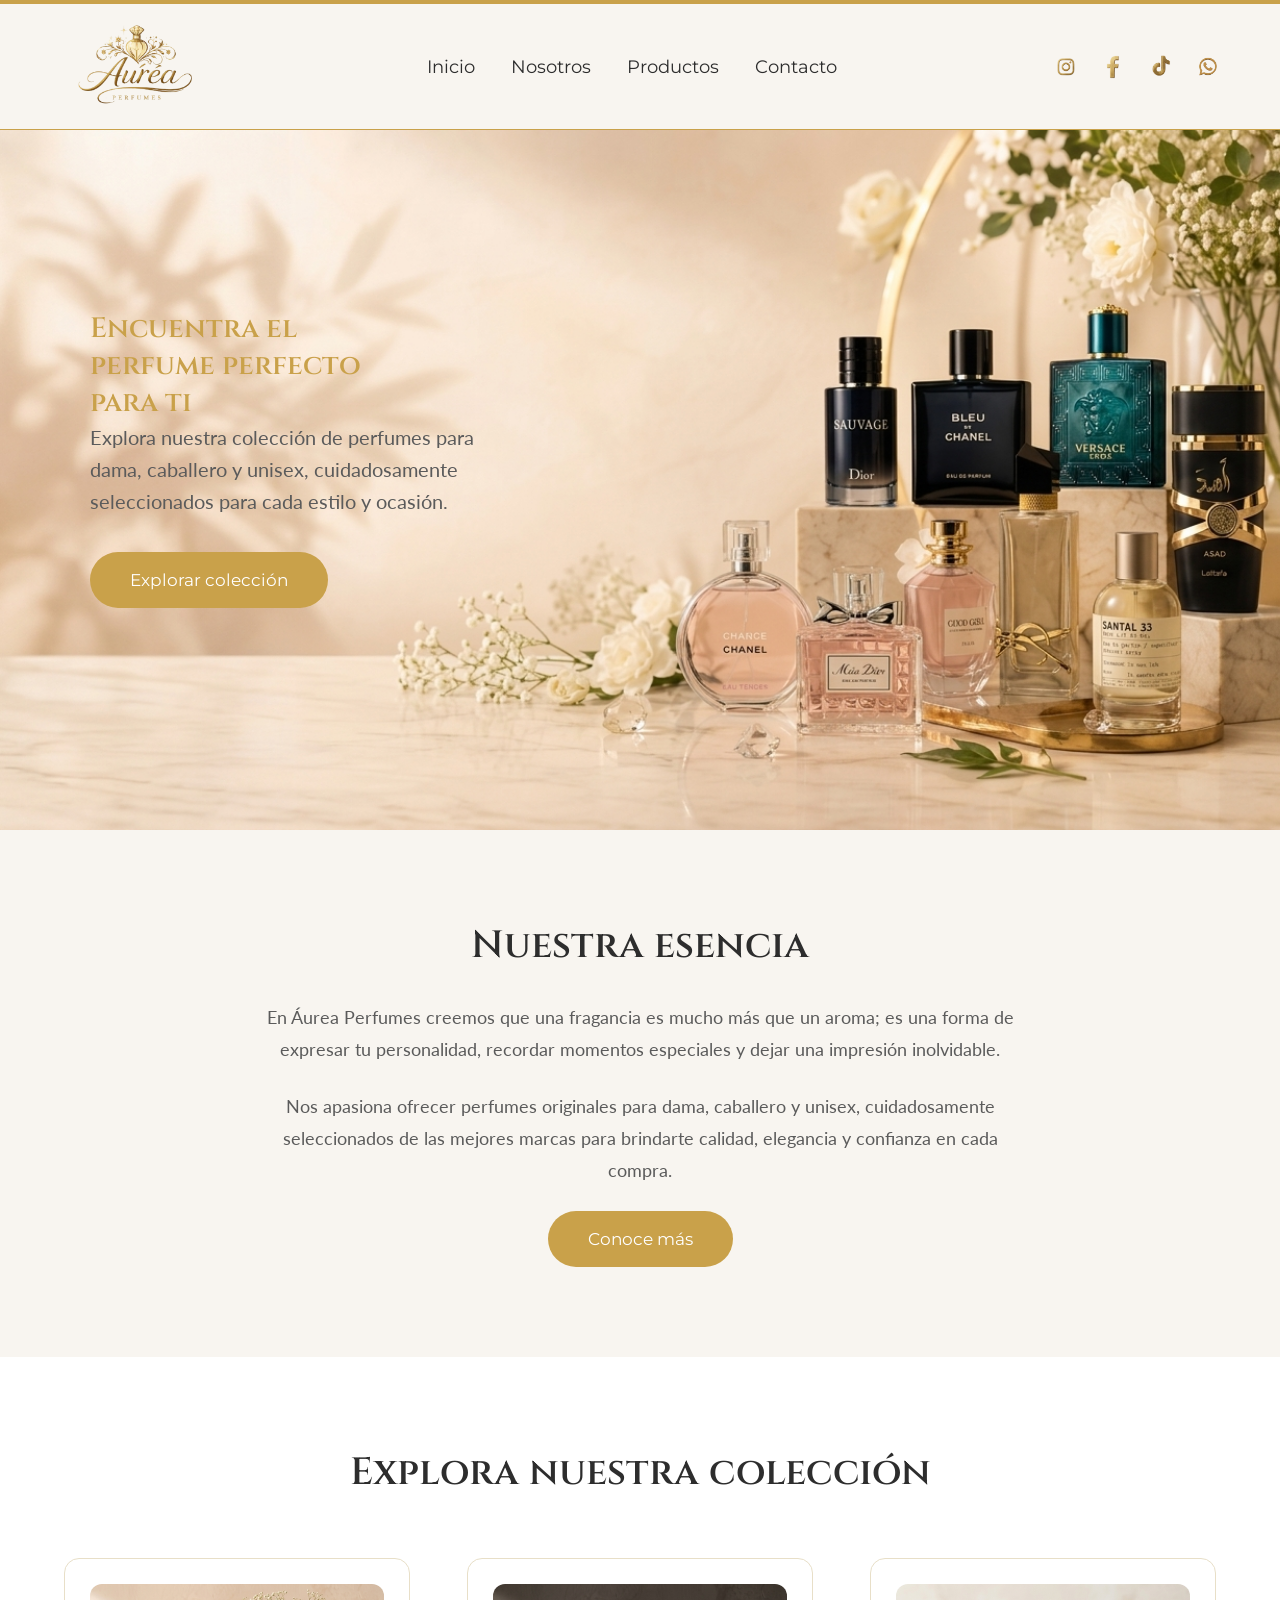
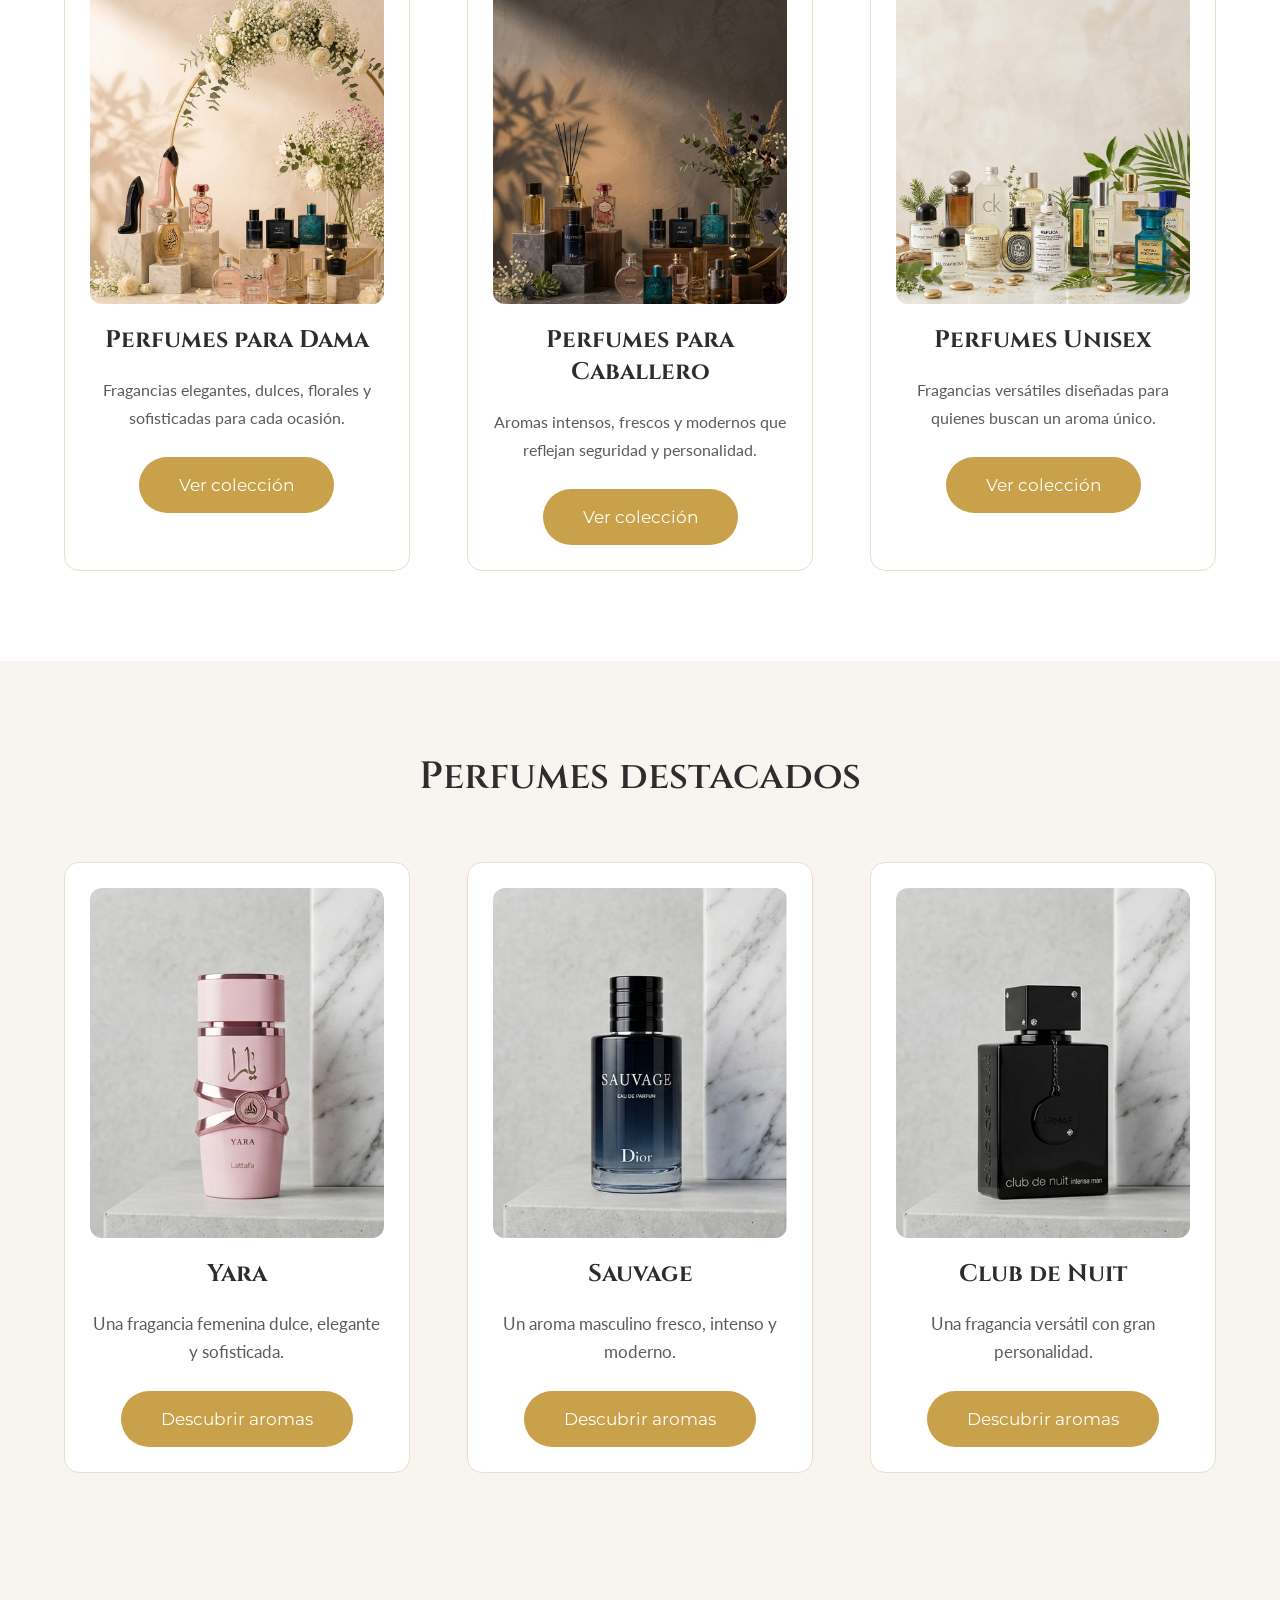
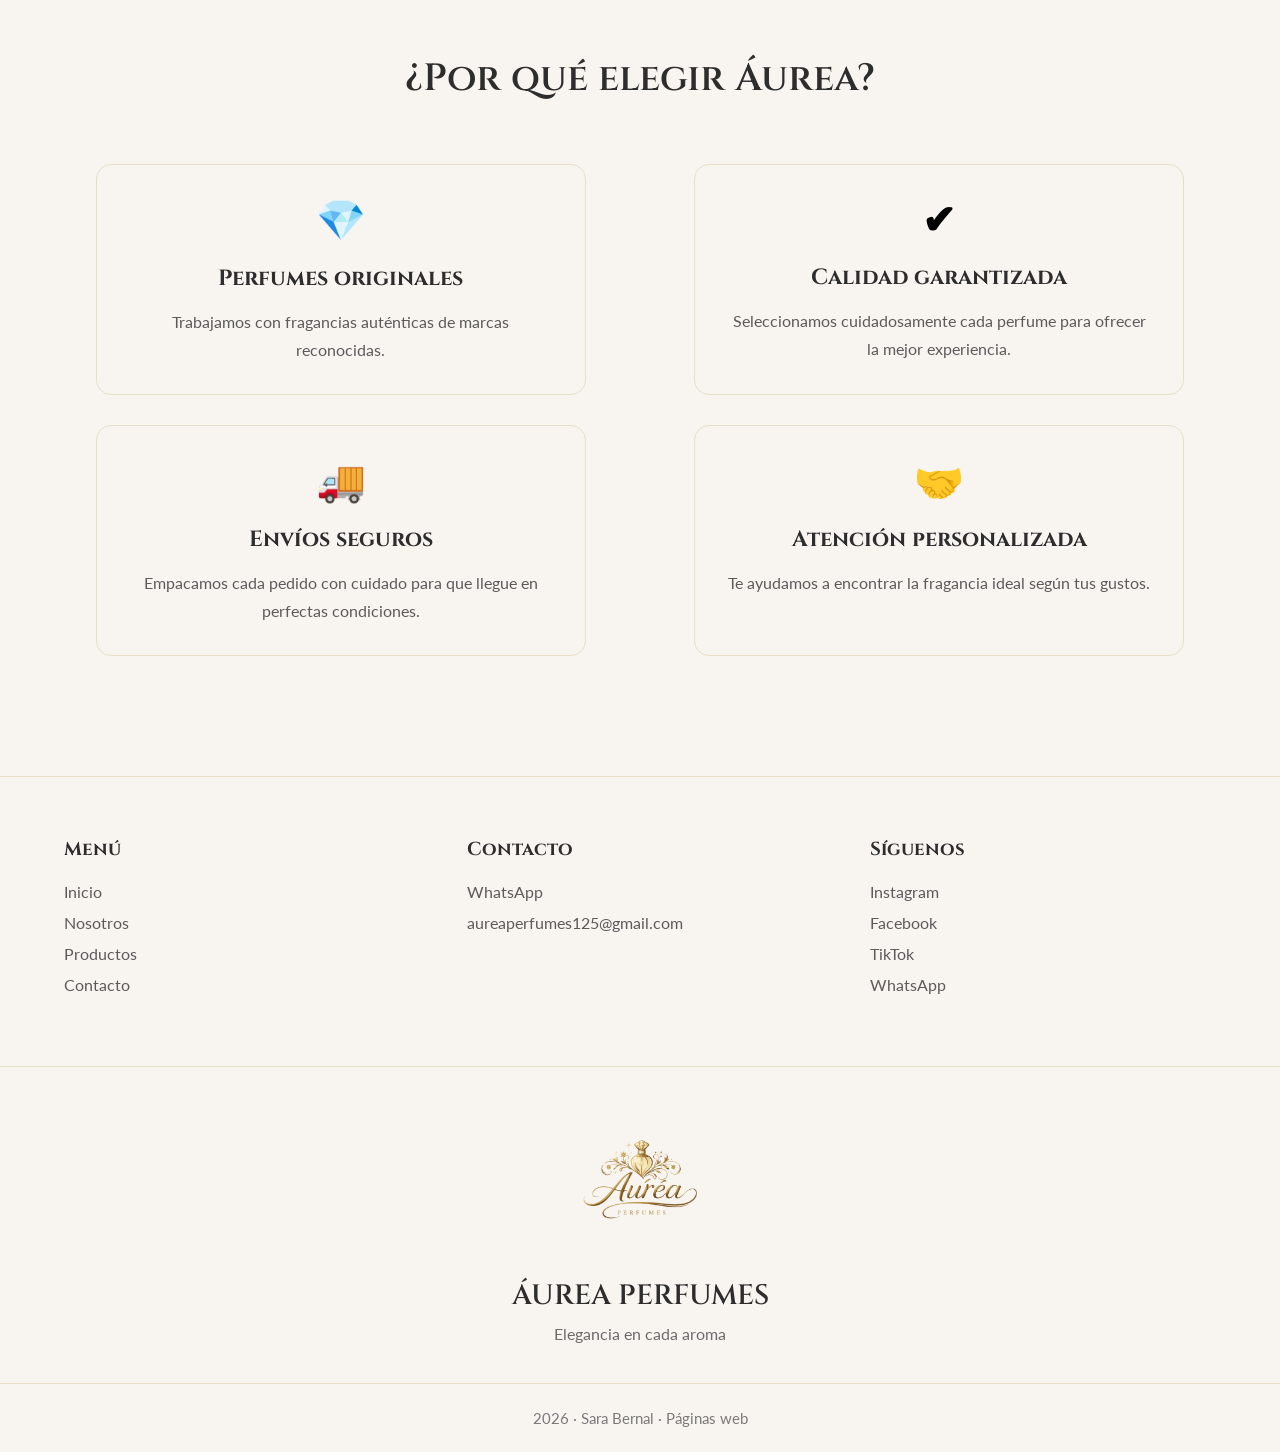
<file: index.html>
<head>

    <title>Áurea Perfumes | Inicio</title>

    <!-- Google Fonts -->

    <link rel="preconnect" href="https://fonts.googleapis.com">
    <link rel="preconnect" href="https://fonts.gstatic.com" crossorigin>

    <link
        href="https://fonts.googleapis.com/css2?family=Cinzel:wght@400;500;600;700&family=Cormorant+Garamond:wght@300;400;500;600;700&family=Lato:wght@300;400;700&family=Montserrat:wght@500;600&display=swap"
        rel="stylesheet">

    <!-- CSS -->

    <link rel="stylesheet" href="css/general.css">
    <link rel="stylesheet" href="css/index.css">

</head>

<body>

    <!-- ======== HEADER ======== -->

    <header>

        <!-- Logo y nombre -->

        <div class="marca">

            <a href="index.html">

                <div class="logo"></div>

            </a>

        </div>

        <!-- Menú -->

        <nav>

            <a href="index.html">Inicio</a>

            <a href="nosotros.html">Nosotros</a>

            <a href="productos.html">Productos</a>

            <a href="contacto.html">Contacto</a>

        </nav>

        <!-- Redes Sociales -->

        <div class="redes">

            <a href="https://www.instagram.com/aurea_perfumes_1" target="_blank">
                <div class="instagram"></div>
            </a>

            <a href="https://www.facebook.com/profile.php?id=61586352527547" target="_blank">
                <div class="facebook"></div>
            </a>

            <a href="https://www.tiktok.com/@aurea_perfumes_1" target="_blank">
                <div class="tiktok"></div>
            </a>

            <a href="https://wa.me/573243989268" target="_blank">
                <div class="whatsapp"></div>
            </a>

        </div>

    </header>

    <!-- ======== MAIN ======== -->

    <main>

        <!-- ======== BANNER ======== -->

        <section class="banner">

            <div class="contenido-banner">

                <h1>
                    Encuentra el<br>
                    perfume perfecto<br>
                    para ti
                </h1>

                <p>
                    Explora nuestra colección de perfumes para dama, caballero y unisex,
                    cuidadosamente seleccionados para cada estilo y ocasión.
                </p>

                <a href="productos.html" class="boton">Explorar colección</a>

            </div>

        </section>

        <!-- ======== NUESTRA ESENCIA ======== -->

        <section class="esencia">

            <h2>Nuestra esencia</h2>

            <p>
                En Áurea Perfumes creemos que una fragancia es mucho más que un aroma;
                es una forma de expresar tu personalidad, recordar momentos especiales
                y dejar una impresión inolvidable.
            </p>

            <p>
                Nos apasiona ofrecer perfumes originales para dama, caballero y unisex,
                cuidadosamente seleccionados de las mejores marcas para brindarte
                calidad, elegancia y confianza en cada compra.
            </p>

            <a href="nosotros.html" class="boton">Conoce más</a>

        </section>

        <!-- ======== CATEGORÍAS ======== -->

        <section class="categorias">

            <h2>Explora nuestra colección</h2>

            <div class="contenedor-categorias">

                <article class="tarjeta">

                    <div class="imagen-dama"></div>

                    <h3>Perfumes para Dama</h3>

                    <p>Fragancias elegantes, dulces, florales y sofisticadas para cada ocasión.</p>

                    <a href="dama.html" class="boton">Ver colección</a>

                </article>

                <article class="tarjeta">

                    <div class="imagen-caballero"></div>

                    <h3>Perfumes para Caballero</h3>

                    <p>Aromas intensos, frescos y modernos que reflejan seguridad y personalidad.</p>

                    <a href="caballero.html" class="boton">Ver colección</a>

                </article>

                <article class="tarjeta">

                    <div class="imagen-unisex"></div>

                    <h3>Perfumes Unisex</h3>

                    <p>Fragancias versátiles diseñadas para quienes buscan un aroma único.</p>

                    <a href="unisex.html" class="boton">Ver colección</a>

                </article>

            </div>

        </section>

        <!-- ======== PERFUMES DESTACADOS ======== -->
        <section class="destacados">

            <h2>Perfumes destacados</h2>

            <div class="contenedor-destacados">

                <article class="perfume">

                    <div class="imagen-yara"></div>

                    <h3>Yara</h3>

                    <p>Una fragancia femenina dulce, elegante y sofisticada.</p>

                    <a href="dama.html" class="boton">Descubrir aromas</a>

                </article>

                <article class="perfume">

                    <div class="imagen-sauvage"></div>

                    <h3>Sauvage</h3>

                    <p>Un aroma masculino fresco, intenso y moderno.</p>

                    <a href="caballero.html" class="boton">Descubrir aromas</a>

                </article>

                <article class="perfume">

                    <div class="imagen-club"></div>

                    <h3>Club de Nuit</h3>

                    <p>Una fragancia versátil con gran personalidad.</p>

                    <a href="unisex.html" class="boton">Descubrir aromas</a>

                </article>

            </div>

        </section>


        <!-- ======== ¿POR QUÉ ELEGIRNOS? ======== -->

        <section class="beneficios">

            <h2>¿Por qué elegir Áurea?</h2>

            <div class="contenedor-beneficios">

                <article class="beneficio">

                    <h3>💎</h3>

                    <h4>Perfumes originales</h4>

                    <p>Trabajamos con fragancias auténticas de marcas reconocidas.</p>

                </article>

                <article class="beneficio">

                    <h3>✔</h3>

                    <h4>Calidad garantizada</h4>

                    <p>Seleccionamos cuidadosamente cada perfume para ofrecer la mejor experiencia.</p>

                </article>

                <article class="beneficio">

                    <h3>🚚</h3>

                    <h4>Envíos seguros</h4>

                    <p>Empacamos cada pedido con cuidado para que llegue en perfectas condiciones.</p>

                </article>

                <article class="beneficio">

                    <h3>🤝</h3>

                    <h4>Atención personalizada</h4>

                    <p>Te ayudamos a encontrar la fragancia ideal según tus gustos.</p>

                </article>

            </div>

        </section>

    </main>

    <!-- ======== FOOTER ======== -->

    <footer>

        <section class="footer-contenedor">

            <article class="footer-menu">

                <h3>Menú</h3>

                <a href="index.html">Inicio</a>
                <a href="nosotros.html">Nosotros</a>
                <a href="productos.html">Productos</a>
                <a href="contacto.html">Contacto</a>

            </article>

            <article class="footer-contacto">

                <h3>Contacto</h3>

                <a href="https://wa.me/573243989268" target="_blank">
                    WhatsApp
                </a>

                <a href="mailto:aureaperfumes125@gmail.com">
                    aureaperfumes125@gmail.com
                </a>

            </article>

            <article class="footer-redes">

                <h3>Síguenos</h3>

                <a href="https://www.instagram.com/aurea_perfumes_1" target="_blank">
                    Instagram
                </a>

                <a href="https://www.facebook.com/profile.php?id=61586352527547" target="_blank">
                    Facebook
                </a>

                <a href="https://www.tiktok.com/@aurea_perfumes_1" target="_blank">
                    TikTok
                </a>

                <a href="https://wa.me/573243989268" target="_blank">
                    WhatsApp
                </a>

            </article>

        </section>

        <section class="footer-logo">

            <a href="index.html">

                <div class="logo-footer"></div>

            </a>

            <h2>ÁUREA PERFUMES</h2>

            <p>Elegancia en cada aroma</p>

        </section>

        <section class="copyright">

            <p>2026 · Sara Bernal · Páginas web</p>

        </section>

    </footer>

</body>
</file>
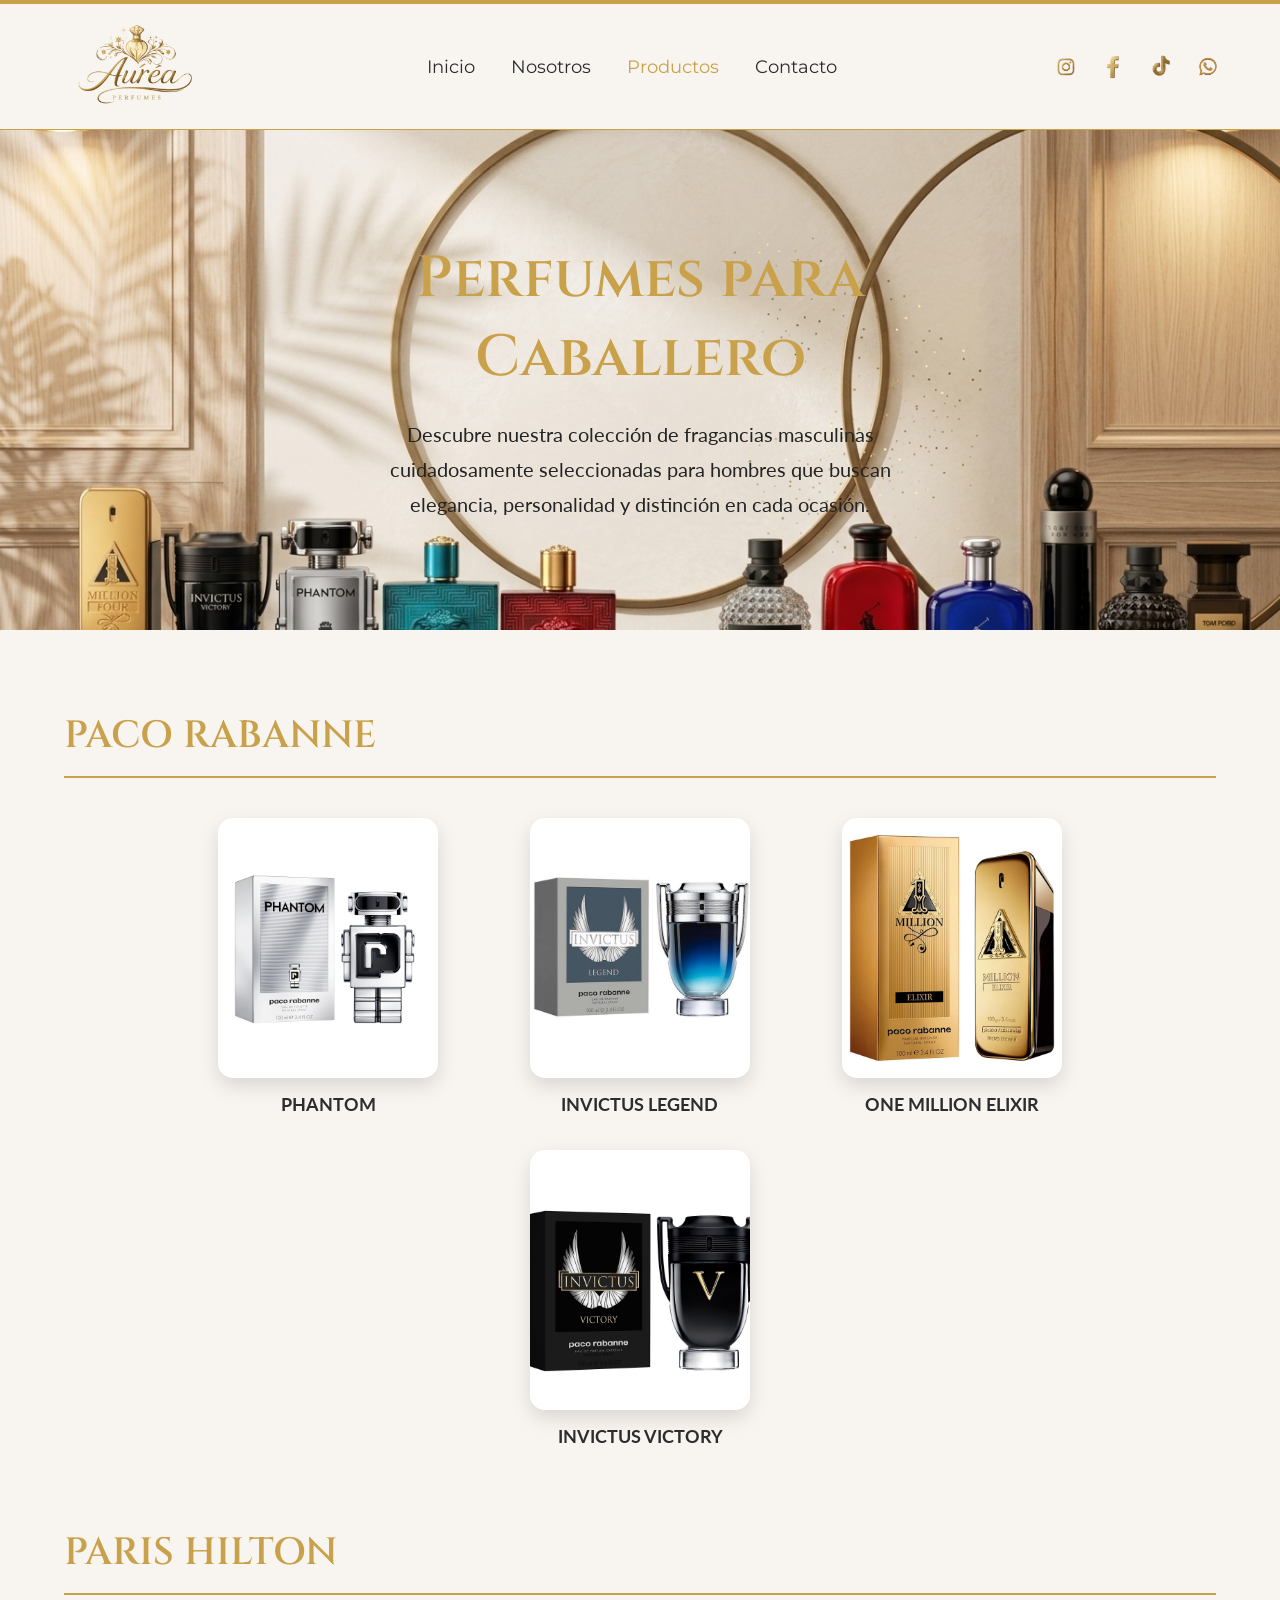
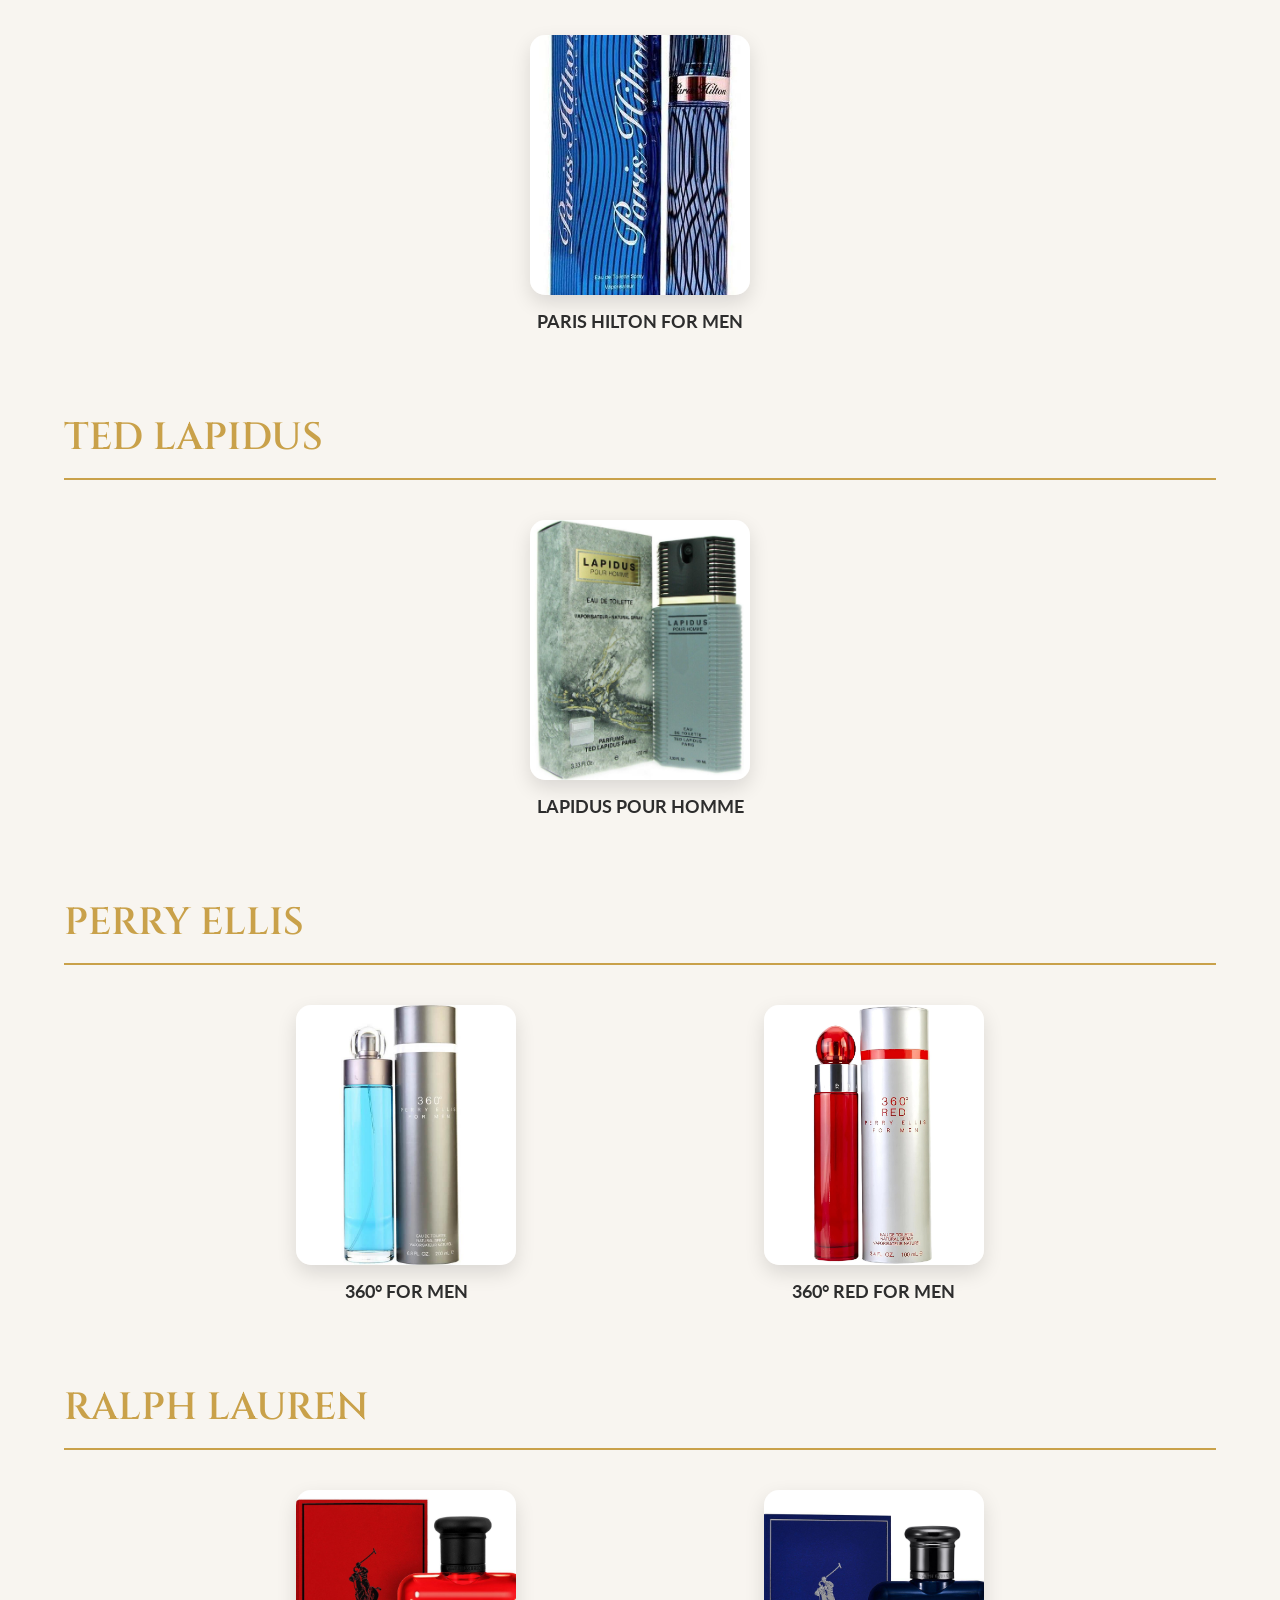
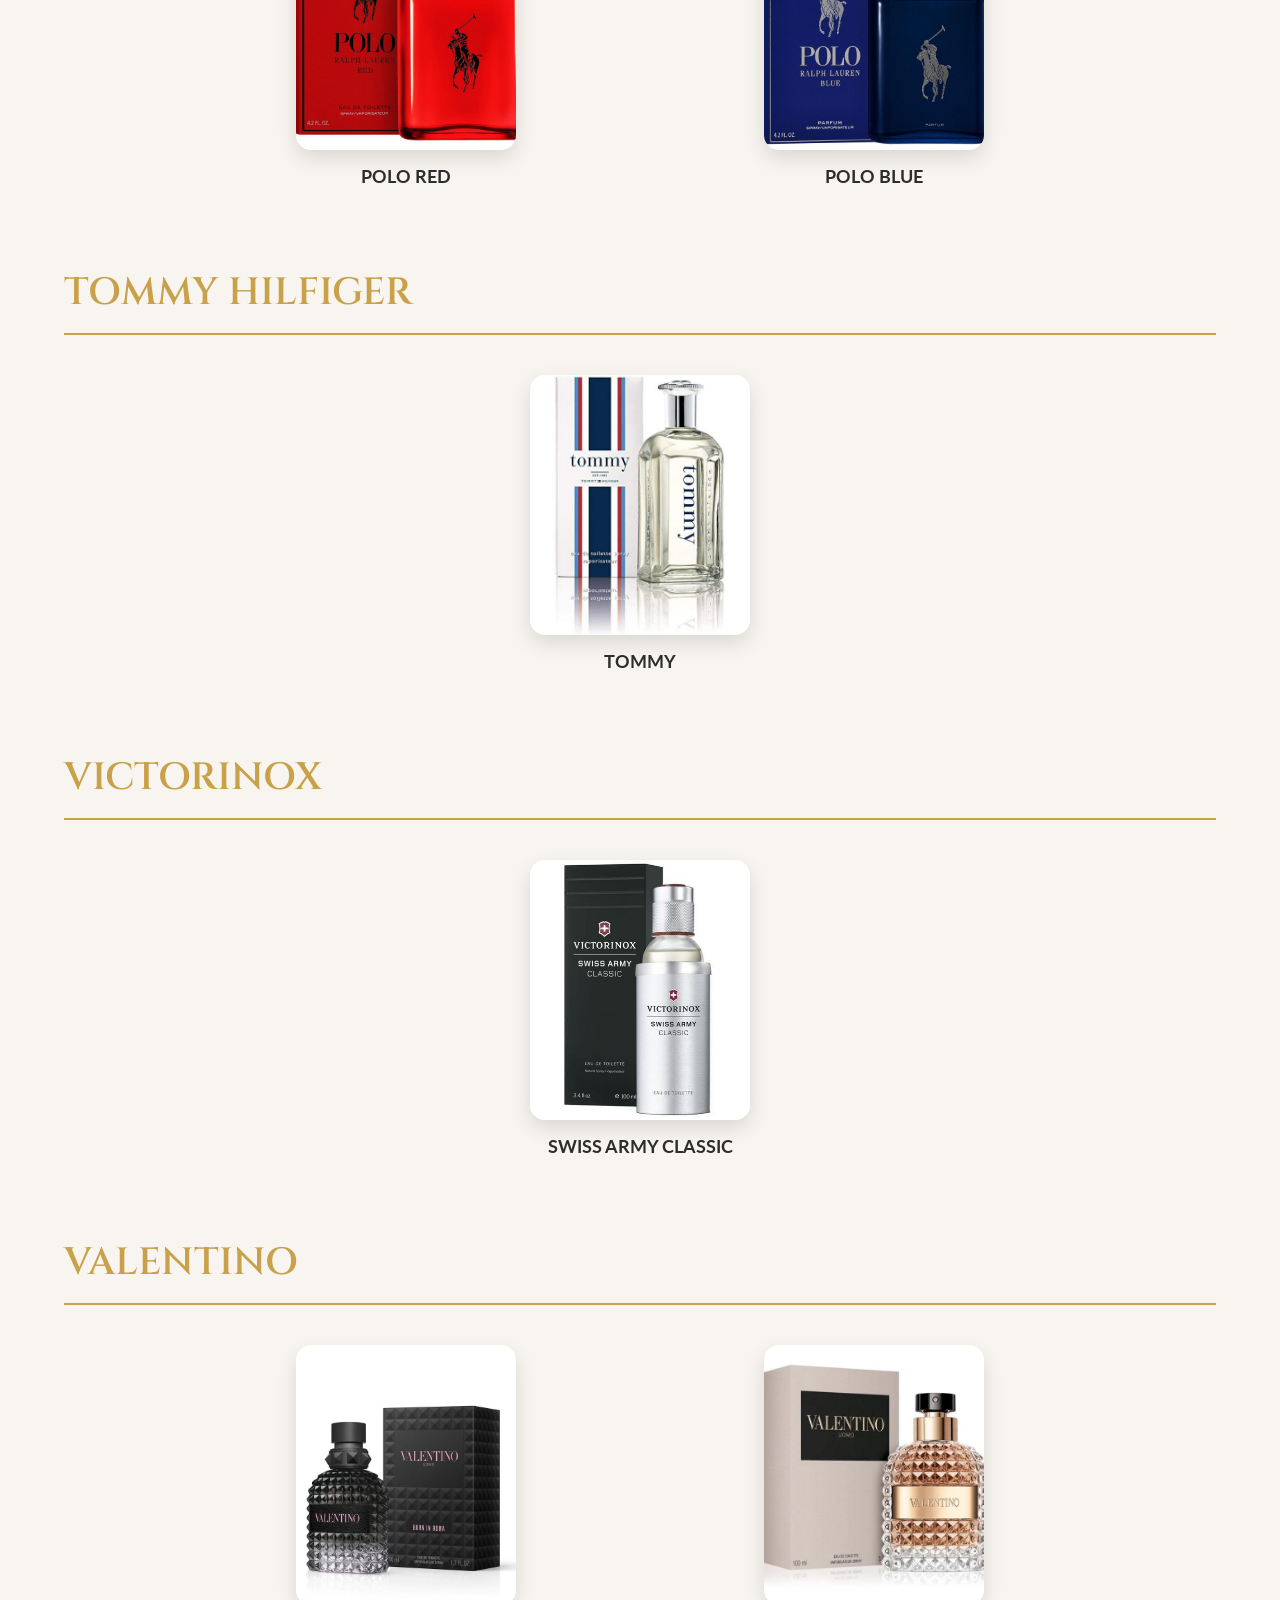
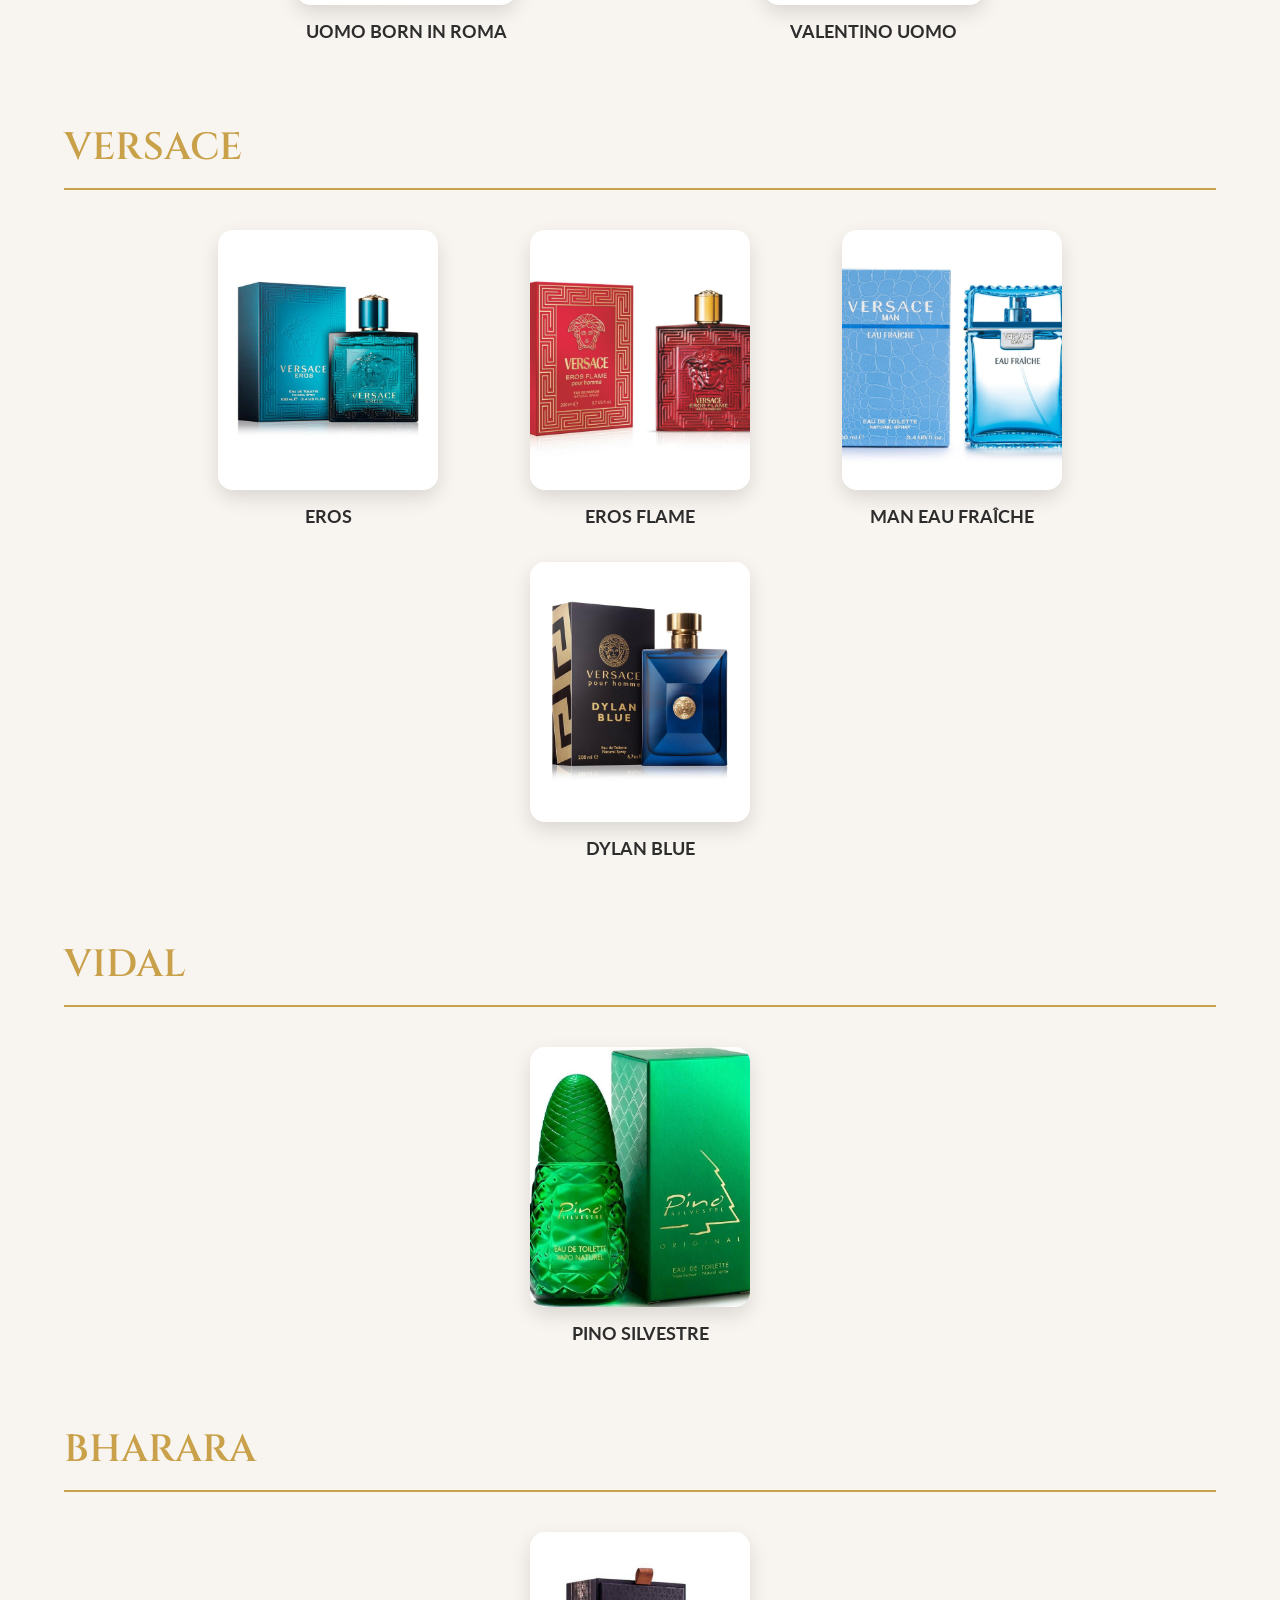
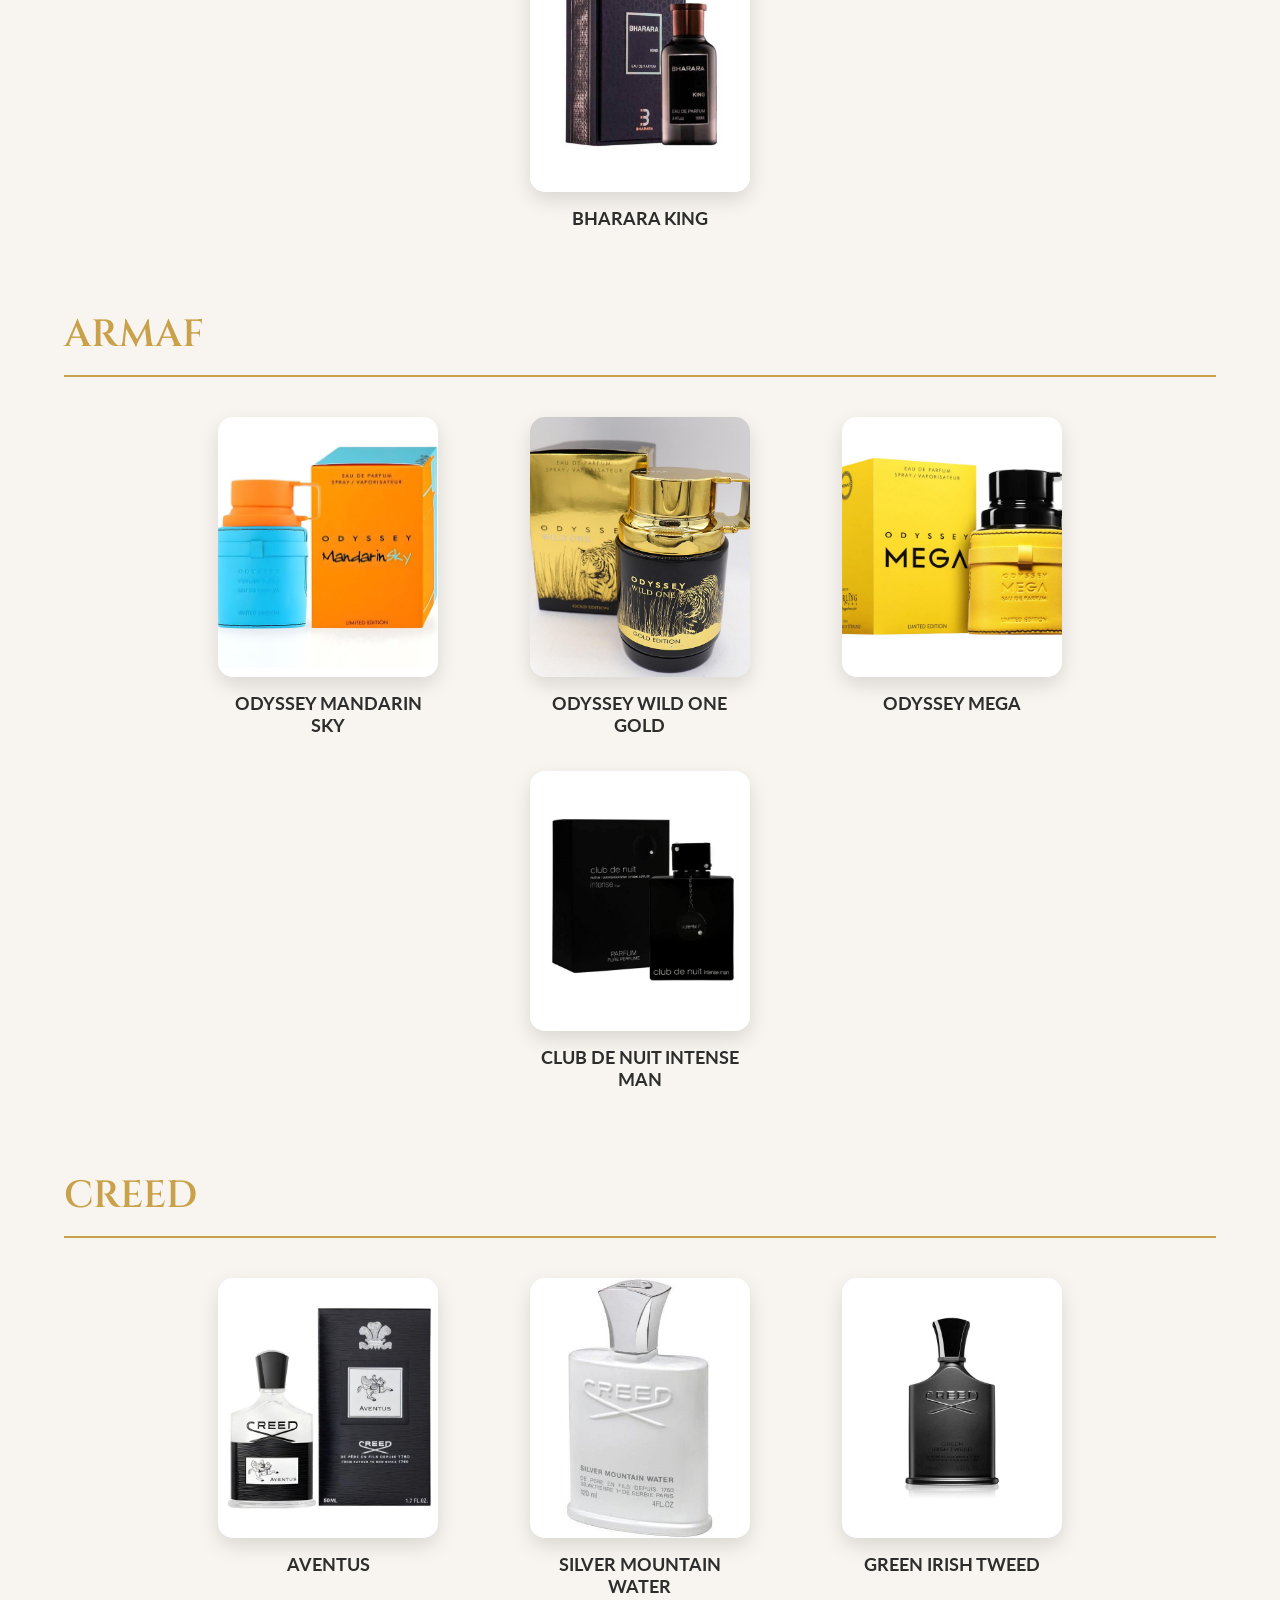
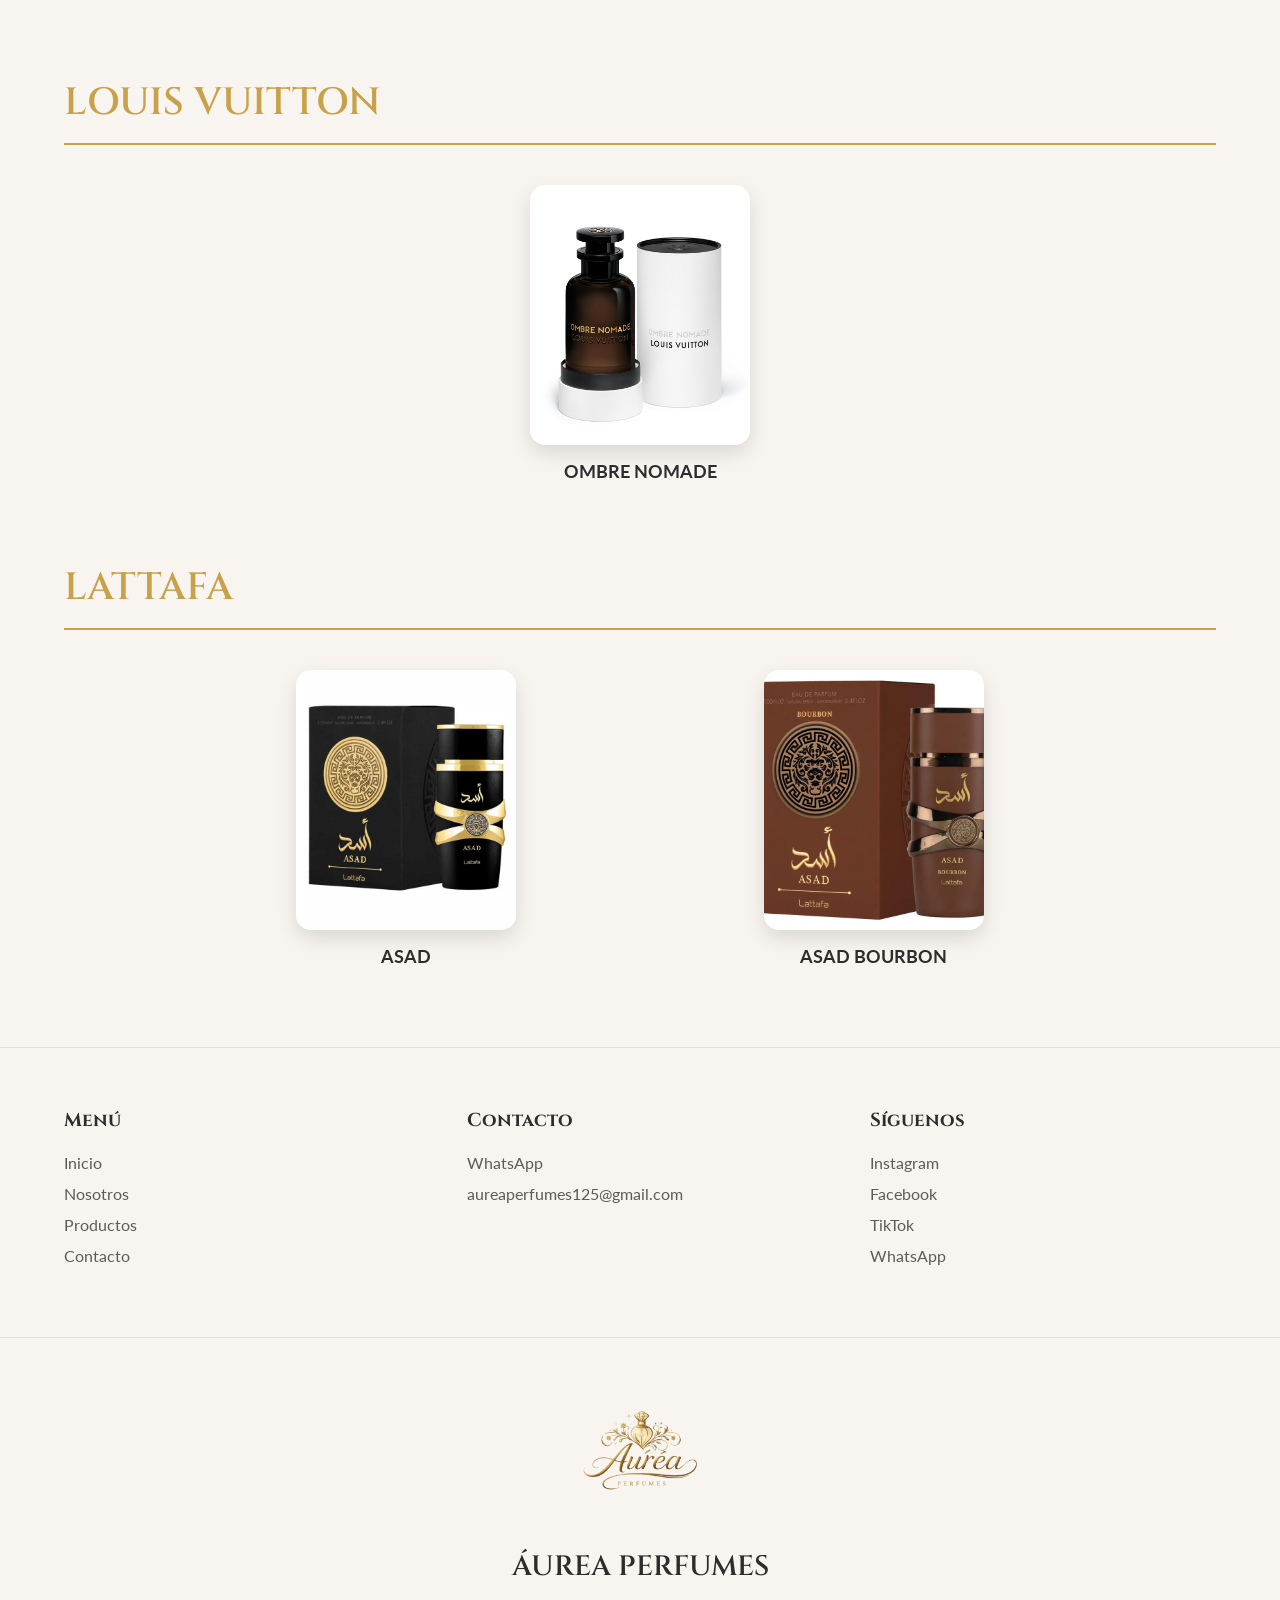
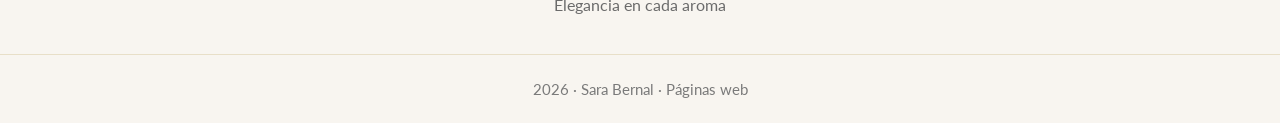
<file: caballero.html>
<head>

    <title>Áurea Perfumes | Perfumes para Caballero</title>

    <!-- Google Fonts -->

    <link rel="preconnect" href="https://fonts.googleapis.com">
    <link rel="preconnect" href="https://fonts.gstatic.com" crossorigin>

    <link
        href="https://fonts.googleapis.com/css2?family=Cinzel:wght@400;500;600;700&family=Cormorant+Garamond:wght@300;400;500;600;700&family=Lato:wght@300;400;700&family=Montserrat:wght@500;600&display=swap"
        rel="stylesheet">

    <!-- CSS -->

    <link rel="stylesheet" href="css/general.css">
    <link rel="stylesheet" href="css/caballero.css">

</head>

<body>

    <!-- ======== HEADER ======== -->

    <header>

        <!-- Logo y nombre -->

        <div class="marca">

            <a href="index.html">

                <div class="logo"></div>

            </a>

        </div>

        <!-- Menú -->

        <nav>

            <a href="index.html">Inicio</a>

            <a href="nosotros.html">Nosotros</a>

            <a href="productos.html" class="activo">Productos</a>

            <a href="contacto.html">Contacto</a>

        </nav>

        <!-- Redes Sociales -->

        <div class="redes">

            <a href="https://www.instagram.com/aurea_perfumes_1" target="_blank">
                <div class="instagram"></div>
            </a>

            <a href="https://www.facebook.com/profile.php?id=61586352527547" target="_blank">
                <div class="facebook"></div>
            </a>

            <a href="https://www.tiktok.com/@aurea_perfumes_1" target="_blank">
                <div class="tiktok"></div>
            </a>

            <a href="https://wa.me/573243989268" target="_blank">
                <div class="whatsapp"></div>
            </a>

        </div>

    </header>

    <!-- ======== MAIN ======== -->

    <main>

        <!-- ======== BANNER ======== -->

        <section class="banner-caballero">

            <article class="banner-contenido">

                <h2>Perfumes para Caballero</h2>

                <p>
                    Descubre nuestra colección de fragancias masculinas cuidadosamente seleccionadas para hombres que
                    buscan elegancia, personalidad y distinción en cada ocasión.

                </p>

            </article>

        </section>



        <!-- ======== PACO RABANNE ======== -->

        <section class="marca-perfume">

            <h2>PACO RABANNE</h2>

            <section class="contenedor-perfumes">

                <a href="#phantom" class="perfume">

                    <div class="phantom"></div>

                    <h3>PHANTOM</h3>

                </a>

                <a href="#invictuslegend" class="perfume">

                    <div class="invictuslegend"></div>

                    <h3>INVICTUS LEGEND</h3>

                </a>

                <a href="#onemillionelixir" class="perfume">

                    <div class="onemillionelixir"></div>

                    <h3>ONE MILLION ELIXIR</h3>

                </a>

                <a href="#invictusvictory" class="perfume">

                    <div class="invictusvictory"></div>

                    <h3>INVICTUS VICTORY</h3>

                </a>

            </section>

        </section>



        <!-- ======== PARIS HILTON ======== -->

        <section class="marca-perfume">

            <h2>PARIS HILTON</h2>

            <section class="contenedor-perfumes">

                <a href="#parishiltonformen" class="perfume">

                    <div class="parishiltonformen"></div>

                    <h3>PARIS HILTON FOR MEN</h3>

                </a>

            </section>

        </section>


        <!-- ======== TED LAPIDUS ======== -->

        <section class="marca-perfume">

            <h2>TED LAPIDUS</h2>

            <section class="contenedor-perfumes">

                <a href="#lapiduspourhomme" class="perfume">

                    <div class="lapiduspourhomme"></div>

                    <h3>LAPIDUS POUR HOMME</h3>

                </a>

            </section>

        </section>

        <!-- ======== PERRY ELLIS ======== -->

        <section class="marca-perfume">

            <h2>PERRY ELLIS </h2>

            <section class="contenedor-perfumes">

                <a href="#formen360" class="perfume">

                    <div class="formen360"></div>

                    <h3>360° FOR MEN</h3>

                </a>

                                <a href="#redformen360" class="perfume">

                    <div class="redformen360"></div>

                    <h3>360° RED FOR MEN</h3>

                </a>

            </section>

        </section>

        <!-- ======== RALPH LAUREN ======== -->

        <section class="marca-perfume">

            <h2>RALPH LAUREN</h2>

            <section class="contenedor-perfumes">

                <a href="#polored" class="perfume">

                    <div class="polored"></div>

                    <h3>POLO RED</h3>

                </a>

                <a href="#poloblue" class="perfume">

                    <div class="poloblue"></div>

                    <h3>POLO BLUE</h3>

                </a>

            </section>

        </section>


        <!-- ======== TOMMY HILFIGER ======== -->

        <section class="marca-perfume">

            <h2>TOMMY HILFIGER</h2>

            <section class="contenedor-perfumes">

                <a href="#tommy" class="perfume">

                    <div class="tommy"></div>

                    <h3>TOMMY</h3>

                </a>

            </section>

        </section>

        <!-- ======== VICTORINOX ======== -->

        <section class="marca-perfume">

            <h2>VICTORINOX</h2>

            <section class="contenedor-perfumes">

                <a href="#swissarmyclassic" class="perfume">

                    <div class="swissarmyclassic"></div>

                    <h3>SWISS ARMY CLASSIC</h3>

                </a>

            </section>

        </section>


        <!-- ======== VALENTINO ======== -->

        <section class="marca-perfume">

            <h2>VALENTINO</h2>

            <section class="contenedor-perfumes">

                <a href="#uomoborninroma" class="perfume">

                    <div class="uomoborninroma"></div>

                    <h3>UOMO BORN IN ROMA</h3>

                </a>

                                <a href="#valentinouomo" class="perfume">

                    <div class="valentinouomo"></div>

                    <h3>VALENTINO UOMO</h3>

                </a>

            </section>

        </section>

        <!-- ======== VERSACE ======== -->

        <section class="marca-perfume">

            <h2>VERSACE</h2>

            <section class="contenedor-perfumes">

                <a href="#eros" class="perfume">

                    <div class="eros"></div>

                    <h3>EROS</h3>

                </a>

                <a href="#erosflame" class="perfume">

                    <div class="erosflame"></div>

                    <h3>EROS FLAME</h3>

                </a>

                <a href="#maneaufraiche" class="perfume">

                    <div class="maneaufraiche"></div>

                    <h3>MAN EAU FRAÎCHE</h3>

                </a>

                <a href="#dylanblue" class="perfume">

                    <div class="dylanblue"></div>

                    <h3>DYLAN BLUE</h3>

                </a>
            </section>

        </section>

        <!-- ======== VIDAL ======== -->

        <section class="marca-perfume">

            <h2>VIDAL</h2>

            <section class="contenedor-perfumes">

                <a href="#pinosilvestre" class="perfume">

                    <div class="pinosilvestre"></div>

                    <h3>PINO SILVESTRE</h3>

                </a>

            </section>

        </section>

        <!-- ======== BHARARA ======== -->

        <section class="marca-perfume">

            <h2>BHARARA</h2>

            <section class="contenedor-perfumes">

                <a href="#bhararaking" class="perfume">

                    <div class="bhararaking"></div>

                    <h3>BHARARA KING</h3>

                </a>

            </section>

        </section>


        <!-- ======== ARMAF ======== -->

        <section class="marca-perfume">

            <h2>ARMAF</h2>

            <section class="contenedor-perfumes">

                                <a href="#odysseymandarinsky" class="perfume">

                    <div class="odysseymandarinsky"></div>

                    <h3>ODYSSEY MANDARIN SKY</h3>

                </a>
                
                <a href="#odysseywildonegold" class="perfume">

                    <div class="odysseywildonegold"></div>

                    <h3>ODYSSEY WILD ONE GOLD</h3>

                </a>
                
                <a href="#odysseymega" class="perfume">

                    <div class="odysseymega"></div>

                    <h3>ODYSSEY MEGA</h3>

                </a>

                                <a href="#clubdenuitintenseman" class="perfume">

                    <div class="clubdenuitintenseman"></div>

                    <h3>CLUB DE NUIT INTENSE MAN</h3>

                </a>

            </section>

        </section>


        <!-- ======== CREED ======== -->

        <section class="marca-perfume">

            <h2>CREED</h2>

            <section class="contenedor-perfumes">

                <a href="#aventus" class="perfume">

                    <div class="aventus"></div>

                    <h3>AVENTUS</h3>

                </a>

                <a href="#silvermountainwater" class="perfume">

                    <div class="silvermountainwater"></div>

                    <h3>SILVER MOUNTAIN WATER</h3>

                </a>

                                <a href="#greenirishtweed" class="perfume">

                    <div class="greenirishtweed"></div>

                    <h3>GREEN IRISH TWEED</h3>

                </a>

            </section>

        </section>

        <!-- ======== LOUIS VUITTON ======== -->

        <section class="marca-perfume">

            <h2>LOUIS VUITTON</h2>

            <section class="contenedor-perfumes">

                <a href="#ombrenomade" class="perfume">

                    <div class="ombrenomade"></div>

                    <h3>OMBRE NOMADE</h3>

                </a>

                </section>

        </section>


        <!-- ======== LATTAFA ======== -->

        <section class="marca-perfume">

            <h2>LATTAFA</h2>

            <section class="contenedor-perfumes">

                <a href="#asad" class="perfume">

                    <div class="asad"></div>

                    <h3>ASAD</h3>

                </a>

                                <a href="#asadbourbon" class="perfume">

                    <div class="asadbourbon"></div>

                    <h3>ASAD BOURBON</h3>

                </a>

            </section>

        </section>

    
        <!-- ===========================
            MODALES
    ============================ -->



        <!-- PHANTOM -->

        <section class="modal" id="phantom">

            <article class="ventana">

                <a href="caballero.html" class="cerrar">✕</a>

                <div class="modal-imagen phantom"></div>

                <article class="modal-texto">

                    <h2>PHANTOM </h2>

                    <h4>PACO RABANNE</h4>

                    <h5>Familia olfativa</h5>

                    <p>Aromática Amaderada</p>

                    <h5>Descripción</h5>

                    <p> Una fragancia moderna, fresca y sofisticada creada para el hombre actual. Phantom combina notas
                        cítricas y aromáticas con un fondo cremoso y amaderado, logrando un aroma energético, elegante y
                        muy atractivo.
                    </p>

                    <h5>Presentaciones</h5>

                    <ul>

                        <li>30 ml</li>

                        <li>50 ml</li>

                        <li>100 ml</li>

                    </ul>

                    <a class="boton-whatsapp"
                        href="https://wa.me/573243989268?text=Hola,%20quiero%20conocer%20el%20precio%20del%20perfume%20Cloud."
                        target="_blank">

                        Consultar precios

                    </a>

                </article>

            </article>

        </section>



        <!-- INVICTUS LEGEND -->

        <section class="modal" id="invictuslegend">


            <article class="ventana">

                <a href="caballero.html" class="cerrar">✕</a>

                <div class="modal-imagen invictuslegend"></div>

                <article class="modal-texto">

                    <h2>INVICTUS LEGEND</h2>

                    <h4>PACO RABANNE</h4>

                    <h5>Familia olfativa</h5>

                    <p>Aromática Amaderada</p>

                    <h5>Descripción</h5>

                    <p> Una versión más intensa y poderosa de Invictus. Combina frescura marina con especias y maderas profundas, creando una fragancia masculina, energética y muy llamativa.
                    </p>

                    <h5>Presentaciones</h5>

                    <ul>

                        <li>30 ml</li>

                        <li>50 ml</li>

                        <li>100 ml</li>

                    </ul>

                    <a class="boton-whatsapp"
                        href="https://wa.me/573243989268?text=Hola,%20quiero%20conocer%20el%20precio%20del%20perfume%20Cloud."
                        target="_blank">

                        Consultar precios

                    </a>

                </article>

            </article>
        </section>



        <!--  ONE MILLION ELIXIR -->

        <section class="modal" id="onemillionelixir">


            <article class="ventana">

                <a href="caballero.html" class="cerrar">✕</a>

                <div class="modal-imagen onemillionelixir"></div>

                <article class="modal-texto">

                    <h2> ONE MILLION ELIXIR</h2>

                    <h4>PACO RABANNE</h4>

                    <h5>Familia olfativa</h5>

                    <p>Amaderada Dulce.</p>

                    <h5>Descripción</h5>

                    <p> La versión más intensa, rica y sofisticada de la línea 1 Million. Combina notas dulces y licorosas con maderas profundas, creando una fragancia poderosa, elegante y muy seductora.</p>

                    <h5>Presentaciones</h5>

                    <ul>

                        <li>30 ml</li>

                        <li>50 ml</li>

                        <li>100 ml</li>

                    </ul>

                    <a class="boton-whatsapp"
                        href="https://wa.me/573243989268?text=Hola,%20quiero%20conocer%20el%20precio%20del%20perfume%20Cloud."
                        target="_blank">

                        Consultar precios

                    </a>

                </article>

            </article>

        </section>



        <!-- INVICTUS VICTORY -->

        <section class="modal" id="invictusvictory">


            <article class="ventana">

                <a href="caballero.html" class="cerrar">✕</a>

                <div class="modal-imagen invictusvictory"></div>

                <article class="modal-texto">

                    <h2>INVICTUS VICTORY</h2>

                    <h4>PACO RABANNE</h4>

                    <h5>Familia olfativa</h5>

                    <p> Oriental Amaderada. </p>

                    <h5>Descripción</h5>

                    <p> Una fragancia intensa y adictiva que combina la frescura de los cítricos con la sensualidad de la vainilla y el ámbar. Es poderosa, moderna y perfecta para hombres que quieren dejar una impresión duradera.</p>

                    <h5>Presentaciones</h5>

                    <ul>

                        <li>30 ml</li>

                        <li>50 ml</li>

                        <li>100 ml</li>

                    </ul>

                    <a class="boton-whatsapp"
                        href="https://wa.me/573243989268?text=Hola,%20quiero%20conocer%20el%20precio%20del%20perfume%20Cloud."
                        target="_blank">

                        Consultar precios

                    </a>

                </article>

            </article>

        </section>



        <!-- PARIS HILTON FOR MEN -->

        <section class="modal" id="parishiltonformen">


            <article class="ventana">

                <a href="caballero.html" class="cerrar">✕</a>

                <div class="modal-imagen parishiltonformen"></div>

                <article class="modal-texto">

                    <h2>PARIS HILTON FOR MEN</h2>

                    <h4>PARIS HILTON</h4>

                    <h5>Familia olfativa</h5>

                    <p>Aromática Fougère.</p>

                    <h5>Descripción</h5>

                    <p>  Una fragancia fresca, moderna y masculina que combina notas cítricas, especiadas y amaderadas. Es versátil, agradable y perfecta para el hombre que busca un aroma elegante para el día a día.</p>

                    <h5>Presentaciones</h5>

                    <ul>

                        <li>30 ml</li>

                        <li>50 ml</li>

                        <li>100 ml</li>

                    </ul>

                    <a class="boton-whatsapp"
                        href="https://wa.me/573243989268?text=Hola,%20quiero%20conocer%20el%20precio%20del%20perfume%20Cloud."
                        target="_blank">

                        Consultar precios

                    </a>

                </article>

            </article>

        </section>



        <!-- LAPIDUS POUR HOMME -->

        <section class="modal" id="lapiduspourhomme">


            <article class="ventana">

                <a href="caballero.html" class="cerrar">✕</a>

                <div class="modal-imagen lapiduspourhomme"></div>

                <article class="modal-texto">

                    <h2>LAPIDUS POUR HOMME</h2>

                    <h4>TED LAPIDUS</h4>

                    <h5>Familia olfativa</h5>

                    <p>Oriental Especiada</p>

                    <h5>Descripción</h5>

                    <p> Un perfume masculino clásico, intenso y muy duradero. Destaca por sus especias, maderas y notas cálidas, ideal para hombres que prefieren fragancias con mucha presencia.</p>

                    <h5>Presentaciones</h5>

                    <ul>

                        <li>30 ml</li>

                        <li>50 ml</li>

                        <li>100 ml</li>

                    </ul>

                    <a class="boton-whatsapp"
                        href="https://wa.me/573243989268?text=Hola,%20quiero%20conocer%20el%20precio%20del%20perfume%20Cloud."
                        target="_blank">

                        Consultar precios

                    </a>

                </article>

            </article>

        </section>

        <!-- 360° FOR MEN -->

        <section class="modal" id="formen360">


            <article class="ventana">

                <a href="caballero.html" class="cerrar">✕</a>

                <div class="modal-imagen formen360"></div>

                <article class="modal-texto">

                    <h2>360° FOR MEN</h2>

                    <h4>PERRY ELLIS </h4>

                    <h5>Familia olfativa</h5>

                    <p>Aromática Fresca.</p>

                    <h5>Descripción</h5>

                    <p> Una fragancia fresca, limpia y elegante, ideal para hombres que buscan un aroma versátil para el día a día. Combina notas cítricas, especiadas y amaderadas, logrando una sensación de frescura duradera.</p>

                    <h5>Presentaciones</h5>

                    <ul>

                        <li>30 ml</li>

                        <li>50 ml</li>

                        <li>100 ml</li>

                    </ul>

                    <a class="boton-whatsapp"
                        href="https://wa.me/573243989268?text=Hola,%20quiero%20conocer%20el%20precio%20del%20perfume%20Cloud."
                        target="_blank">

                        Consultar precios

                    </a>

                </article>

            </article>

        </section>

        <!-- 360° RED FOR MEN -->

        <section class="modal" id="redformen360">


            <article class="ventana">

                <a href="caballero.html" class="cerrar">✕</a>

                <div class="modal-imagen redformen360"></div>

                <article class="modal-texto">

                    <h2>360° RED FOR MEN</h2>

                    <h4>PERRY ELLIS </h4>

                    <h5>Familia olfativa</h5>

                    <p>Cítrica Especiada.</p>

                    <h5>Descripción</h5>

                    <p>  Una fragancia fresca, vibrante y energética. Es una de las más populares de Perry Ellis gracias a su combinación de cítricos, especias y maderas suaves, logrando un aroma masculino, moderno y muy versátil.</p>

                    <h5>Presentaciones</h5>

                    <ul>

                        <li>30 ml</li>

                        <li>50 ml</li>

                        <li>100 ml</li>

                    </ul>

                    <a class="boton-whatsapp"
                        href="https://wa.me/573243989268?text=Hola,%20quiero%20conocer%20el%20precio%20del%20perfume%20Cloud."
                        target="_blank">

                        Consultar precios

                    </a>

                </article>

            </article>

        </section>

        <!-- POLO RED -->

        <section class="modal" id="polored">


            <article class="ventana">

                <a href="caballero.html" class="cerrar">✕</a>

                <div class="modal-imagen polored"></div>

                <article class="modal-texto">

                    <h2>POLO RED</h2>

                    <h4>RALPH LAUREN</h4>

                    <h5>Familia olfativa</h5>

                    <p>Amaderada Especiada.</p>

                    <h5>Descripción</h5>

                    <p>  Una fragancia intensa, energética y moderna inspirada en la velocidad y la adrenalina. Combina cítricos vibrantes con especias y maderas cálidas, creando un aroma masculino que transmite fuerza y confianza.</p>

                    <h5>Presentaciones</h5>

                    <ul>

                        <li>30 ml</li>

                        <li>50 ml</li>

                        <li>100 ml</li>

                    </ul>

                    <a class="boton-whatsapp"
                        href="https://wa.me/573243989268?text=Hola,%20quiero%20conocer%20el%20precio%20del%20perfume%20Cloud."
                        target="_blank">

                        Consultar precios

                    </a>

                </article>

            </article>

        </section>

        <!-- POLO BLUE -->

        <section class="modal" id="poloblue">


            <article class="ventana">

                <a href="caballero.html" class="cerrar">✕</a>

                <div class="modal-imagen poloblue"></div>

                <article class="modal-texto">

                    <h2>POLO BLUE</h2>

                    <h4>RALPH LAUREN</h4>

                    <h5>Familia olfativa</h5>

                    <p>Aromática Fougère
</p>

                    <h5>Descripción</h5>

                    <p> Una fragancia fresca, elegante y relajada inspirada en la libertad del océano y el cielo abierto. Es uno de los perfumes masculinos más populares de Ralph Lauren gracias a su aroma limpio, sofisticado y muy fácil de usar.</p>

                    <h5>Presentaciones</h5>

                    <ul>

                        <li>30 ml</li>

                        <li>50 ml</li>

                        <li>100 ml</li>

                    </ul>

                    <a class="boton-whatsapp"
                        href="https://wa.me/573243989268?text=Hola,%20quiero%20conocer%20el%20precio%20del%20perfume%20Cloud."
                        target="_blank">

                        Consultar precios

                    </a>

                </article>

            </article>

        </section>

        <!-- TOMMY -->

        <section class="modal" id="tommy">


            <article class="ventana">

                <a href="caballero.html" class="cerrar">✕</a>

                <div class="modal-imagen tommy"></div>

                <article class="modal-texto">

                    <h2>TOMMY</h2>

                    <h4>TOMMY HILFIGER</h4>

                    <h5>Familia olfativa</h5>

                    <p>Aromática Cítrica.</p>

                    <h5>Descripción</h5>

                    <p>  Una fragancia fresca, juvenil y llena de energía. Tommy es un clásico masculino que combina cítricos vibrantes, hierbas aromáticas y maderas suaves, creando un aroma limpio, moderno y muy versátil.</p>

                    <h5>Presentaciones</h5>

                    <ul>

                        <li>30 ml</li>

                        <li>50 ml</li>

                        <li>100 ml</li>

                    </ul>

                    <a class="boton-whatsapp"
                        href="https://wa.me/573243989268?text=Hola,%20quiero%20conocer%20el%20precio%20del%20perfume%20Cloud."
                        target="_blank">

                        Consultar precios

                    </a>

                </article>

            </article>

        </section>

        <!-- SWISS ARMY CLASSIC -->

        <section class="modal" id="swissarmyclassic">


            <article class="ventana">

                <a href="caballero.html" class="cerrar">✕</a>

                <div class="modal-imagen swissarmyclassic"></div>

                <article class="modal-texto">

                    <h2>SWISS ARMY CLASSIC</h2>

                    <h4>VICTORINOX</h4>

                    <h5>Familia olfativa</h5>

                    <p>Aromática Fresca.</p>

                    <h5>Descripción</h5>

                    <p> Una fragancia fresca, limpia y masculina inspirada en la naturaleza suiza. Combina notas verdes, cítricas y amaderadas para ofrecer un aroma versátil, elegante y perfecto para el uso diario.</p>

                    <h5>Presentaciones</h5>

                    <ul>

                        <li>30 ml</li>

                        <li>50 ml</li>

                        <li>100 ml</li>

                    </ul>

                    <a class="boton-whatsapp"
                        href="https://wa.me/573243989268?text=Hola,%20quiero%20conocer%20el%20precio%20del%20perfume%20Cloud."
                        target="_blank">

                        Consultar precios

                    </a>

                </article>

            </article>

        </section>

        <!-- UOMO BORN IN ROMA -->

        <section class="modal" id="uomoborninroma">


            <article class="ventana">

                <a href="caballero.html" class="cerrar">✕</a>

                <div class="modal-imagen uomoborninroma"></div>

                <article class="modal-texto">

                    <h2>UOMO BORN IN ROMA</h2>

                    <h4>VALENTINO</h4>

                    <h5>Familia olfativa</h5>

                    <p>Amaderada Aromática.</p>

                    <h5>Descripción</h5>

                    <p>Una fragancia moderna y elegante que combina frescura mineral con notas amaderadas y un toque especiado. Inspirada en la ciudad de Roma, transmite sofisticación, estilo y personalidad.</p>

                    <h5>Presentaciones</h5>

                    <ul>

                        <li>30 ml</li>

                        <li>50 ml</li>

                        <li>100 ml</li>

                    </ul>

                    <a class="boton-whatsapp"
                        href="https://wa.me/573243989268?text=Hola,%20quiero%20conocer%20el%20precio%20del%20perfume%20Cloud."
                        target="_blank">

                        Consultar precios

                    </a>

                </article>

            </article>

        </section>

        <!-- VALENTINO UOMO -->

        <section class="modal" id="valentinouomo">


            <article class="ventana">

                <a href="caballero.html" class="cerrar">✕</a>

                <div class="modal-imagen valentinouomo"></div>

                <article class="modal-texto">

                    <h2>VALENTINO UOMO</h2>

                    <h4>VALENTINO</h4>

                    <h5>Familia olfativa</h5>

                    <p>Oriental Amaderada.</p>

                    <h5>Descripción</h5>

                    <p> Una fragancia elegante y sofisticada que representa el estilo clásico italiano. Combina notas dulces y cálidas con un fondo amaderado, creando un aroma refinado, masculino y muy atractivo.</p>

                    <h5>Presentaciones</h5>

                    <ul>

                        <li>30 ml</li>

                        <li>50 ml</li>

                        <li>100 ml</li>

                    </ul>

                    <a class="boton-whatsapp"
                        href="https://wa.me/573243989268?text=Hola,%20quiero%20conocer%20el%20precio%20del%20perfume%20Cloud."
                        target="_blank">

                        Consultar precios

                    </a>

                </article>

            </article>

        </section>

        <!-- EROS -->

        <section class="modal" id="eros">


            <article class="ventana">

                <a href="caballero.html" class="cerrar">✕</a>

                <div class="modal-imagen eros"></div>

                <article class="modal-texto">

                    <h2>EROS</h2>

                    <h4>VERSACE</h4>

                    <h5>Familia olfativa</h5>

                    <p>Aromática Fougère.</p>

                    <h5>Descripción</h5>

                    <p>  La fragancia masculina más icónica de Versace. Eros combina frescura, dulzura y sensualidad en un aroma poderoso y muy atractivo. Es un perfume diseñado para destacar y dejar una impresión inolvidable.
                    </p>

                    <h5>Presentaciones</h5>

                    <ul>

                        <li>30 ml</li>

                        <li>50 ml</li>

                        <li>100 ml</li>

                    </ul>

                    <a class="boton-whatsapp"
                        href="https://wa.me/573243989268?text=Hola,%20quiero%20conocer%20el%20precio%20del%20perfume%20Cloud."
                        target="_blank">

                        Consultar precios

                    </a>

                </article>

            </article>

        </section>


        <!-- EROS FLAME -->

        <section class="modal" id="erosflame">


            <article class="ventana">

                <a href="caballero.html" class="cerrar">✕</a>

                <div class="modal-imagen erosflame"></div>

                <article class="modal-texto">

                    <h2>EROS FLAME</h2>

                    <h4>VERSACE</h4>

                    <h5>Familia olfativa</h5>

                    <p> Amaderada Especiada.</p>

                    <h5>Descripción</h5>

                    <p>  Una fragancia intensa, apasionada y llena de carácter. Eros Flame mantiene la esencia seductora de la línea Eros, pero con un perfil más cálido, especiado y sofisticado. Ideal para hombres seguros de sí mismos que buscan destacar.
                    </p>

                    <h5>Presentaciones</h5>

                    <ul>

                        <li>30 ml</li>

                        <li>50 ml</li>

                        <li>100 ml</li>

                    </ul>

                    <a class="boton-whatsapp"
                        href="https://wa.me/573243989268?text=Hola,%20quiero%20conocer%20el%20precio%20del%20perfume%20Cloud."
                        target="_blank">

                        Consultar precios

                    </a>

                </article>

            </article>

        </section>

        <!-- MAN EAU FRAÎCHE -->

        <section class="modal" id="maneaufraiche">


            <article class="ventana">

                <a href="caballero.html" class="cerrar">✕</a>

                <div class="modal-imagen maneaufraiche"></div>

                <article class="modal-texto">

                    <h2>MAN EAU FRAÎCHE</h2>

                    <h4>VERSACE</h4>

                    <h5>Familia olfativa</h5>

                    <p>Amaderada Acuática.</p>

                    <h5>Descripción</h5>

                    <p>  Una fragancia fresca, elegante y sofisticada. Es una de las mejores opciones para climas cálidos gracias a su combinación de cítricos, notas acuáticas y maderas suaves, logrando un aroma limpio y muy masculino.
                    </p>

                    <h5>Presentaciones</h5>

                    <ul>

                        <li>30 ml</li>

                        <li>50 ml</li>

                        <li>100 ml</li>

                    </ul>

                    <a class="boton-whatsapp"
                        href="https://wa.me/573243989268?text=Hola,%20quiero%20conocer%20el%20precio%20del%20perfume%20Cloud."
                        target="_blank">

                        Consultar precios

                    </a>

                </article>

            </article>

        </section>

        <!-- DYLAN BLUE -->

        <section class="modal" id="dylanblue">


            <article class="ventana">

                <a href="caballero.html" class="cerrar">✕</a>

                <div class="modal-imagen dylanblue"></div>

                <article class="modal-texto">

                    <h2>DYLAN BLUE</h2>

                    <h4>VERSACE</h4>

                    <h5>Familia olfativa</h5>

                    <p>Aromática Fougère.</p>

                    <h5>Descripción</h5>

                    <p>  Una fragancia moderna, elegante y muy versátil. Dylan Blue combina frescura cítrica con notas acuáticas, especiadas y amaderadas, creando un aroma masculino que funciona perfectamente tanto de día como de noche.
                    </p>

                    <h5>Presentaciones</h5>

                    <ul>

                        <li>30 ml</li>

                        <li>50 ml</li>

                        <li>100 ml</li>

                    </ul>

                    <a class="boton-whatsapp"
                        href="https://wa.me/573243989268?text=Hola,%20quiero%20conocer%20el%20precio%20del%20perfume%20Cloud."
                        target="_blank">

                        Consultar precios

                    </a>

                </article>

            </article>

        </section>

        <!-- PINO SILVESTRE -->

        <section class="modal" id="pinosilvestre">


            <article class="ventana">

                <a href="caballero.html" class="cerrar">✕</a>

                <div class="modal-imagen pinosilvestre"></div>

                <article class="modal-texto">

                    <h2>PINO SILVESTRE</h2>

                    <h4>VIDAL</h4>

                    <h5>Familia olfativa</h5>

                    <p> Aromática Fougère.</p>

                    <h5>Descripción</h5>

                    <p>  Un clásico de la perfumería masculina italiana. Pino Silvestre destaca por su aroma fresco, verde y natural inspirado en los bosques de pino. Es una fragancia limpia, elegante y muy masculina.
                    </p>

                    <h5>Presentaciones</h5>

                    <ul>

                        <li>30 ml</li>

                        <li>50 ml</li>

                        <li>100 ml</li>

                    </ul>

                    <a class="boton-whatsapp"
                        href="https://wa.me/573243989268?text=Hola,%20quiero%20conocer%20el%20precio%20del%20perfume%20Cloud."
                        target="_blank">

                        Consultar precios

                    </a>

                </article>

            </article>

        </section>

        <!-- BHARARA KING -->

        <section class="modal" id="bhararaking">


            <article class="ventana">

                <a href="caballero.html" class="cerrar">✕</a>

                <div class="modal-imagen bhararaking"></div>

                <article class="modal-texto">

                    <h2>BHARARA KING</h2>

                    <h4>BHARARA</h4>

                    <h5>Familia olfativa</h5>

                    <p>Cítrica Amaderada.</p>

                    <h5>Descripción</h5>

                    <p>  Una fragancia poderosa, elegante y muy llamativa. Bharara King combina una salida fresca y cítrica con un fondo cálido y amaderado, logrando un aroma moderno, sofisticado y con excelente rendimiento.
                    </p>

                    <h5>Presentaciones</h5>

                    <ul>

                        <li>30 ml</li>

                        <li>50 ml</li>

                        <li>100 ml</li>

                    </ul>

                    <a class="boton-whatsapp"
                        href="https://wa.me/573243989268?text=Hola,%20quiero%20conocer%20el%20precio%20del%20perfume%20Cloud."
                        target="_blank">

                        Consultar precios

                    </a>

                </article>

            </article>

        </section>

        <!-- ODYSSEY MANDARIN SKY -->

        <section class="modal" id="odysseymandarinsky">


            <article class="ventana">

                <a href="caballero.html" class="cerrar">✕</a>

                <div class="modal-imagen odysseymandarinsky"></div>

                <article class="modal-texto">

                    <h2>ODYSSEY MANDARIN SKY</h2>

                    <h4>ARMAF</h4>

                    <h5>Familia olfativa</h5>

                    <p>Oriental Fougère.</p>

                    <h5>Descripción</h5>

                    <p> Una fragancia moderna, dulce y muy atractiva que combina cítricos vibrantes con notas gourmand y amaderadas. Tiene un perfil juvenil, elegante y perfecto para quienes buscan un aroma llamativo y versátil.
                    </p>

                    <h5>Presentaciones</h5>

                    <ul>

                        <li>30 ml</li>

                        <li>50 ml</li>

                        <li>100 ml</li>

                    </ul>

                    <a class="boton-whatsapp"
                        href="https://wa.me/573243989268?text=Hola,%20quiero%20conocer%20el%20precio%20del%20perfume%20Cloud."
                        target="_blank">

                        Consultar precios

                    </a>

                </article>

            </article>

        </section>

        <!-- ODYSSEY WILD ONE GOLD -->

        <section class="modal" id="odysseywildonegold">


            <article class="ventana">

                <a href="caballero.html" class="cerrar">✕</a>

                <div class="modal-imagen odysseywildonegold"></div>

                <article class="modal-texto">

                    <h2>ODYSSEY WILD ONE GOLD</h2>

                    <h4>ARMAF</h4>

                    <h5>Familia olfativa</h5>

                    <p>Amaderada Especiada.</p>

                    <h5>Descripción</h5>
<p>
 Una fragancia intensa, moderna y con carácter fuerte. Odyssey Wild One Gold destaca por su combinación de notas especiadas con un fondo amaderado cálido, creando un aroma masculino, llamativo y con gran presencia.                    </p>
</p>
                    <h5>Presentaciones</h5>

                    <ul>

                        <li>30 ml</li>

                        <li>50 ml</li>

                        <li>100 ml</li>

                    </ul>

                    <a class="boton-whatsapp"
                        href="https://wa.me/573243989268?text=Hola,%20quiero%20conocer%20el%20precio%20del%20perfume%20Cloud."
                        target="_blank">

                        Consultar precios

                    </a>

                </article>

            </article>

        </section>

                <!-- ODYSSEY MEGA -->

        <section class="modal" id="odysseymega">


            <article class="ventana">

                <a href="caballero.html" class="cerrar">✕</a>

                <div class="modal-imagen odysseymega"></div>

                <article class="modal-texto">

                    <h2>ODYSSEY MEGA</h2>

                    <h4>ARMAF</h4>

                    <h5>Familia olfativa</h5>

                    <p> Amaderada Aromátic.</p>

                    <h5>Descripción</h5>

                    <p>  Una fragancia moderna, fresca y con mucha energía. Odyssey Mega combina notas cítricas y aromáticas con un fondo amaderado limpio, creando un aroma masculino versátil, elegante y muy fácil de usar en el día a día. </p>

                    <h5>Presentaciones</h5>

                    <ul>

                        <li>30 ml</li>

                        <li>50 ml</li>

                        <li>100 ml</li>

                    </ul>

                    <a class="boton-whatsapp"
                        href="https://wa.me/573243989268?text=Hola,%20quiero%20conocer%20el%20precio%20del%20perfume%20Cloud."
                        target="_blank">

                        Consultar precios

                    </a>

                </article>

            </article>

        </section>


        <!-- CLUB DE NUIT INTENSE MAN -->

        <section class="modal" id="clubdenuitintenseman">


            <article class="ventana">

                <a href="caballero.html" class="cerrar">✕</a>

                <div class="modal-imagen clubdenuitintenseman"></div>

                <article class="modal-texto">

                    <h2>CLUB DE NUIT INTENSE MAN</h2>

                    <h4>ARMAF</h4>

                    <h5>Familia olfativa</h5>

                    <p>Amaderada Cítrica.</p>

                    <h5>Descripción</h5>

                    <p> Una de las fragancias más famosas de Armaf. Combina una salida cítrica vibrante con notas ahumadas y amaderadas, creando un aroma elegante, masculino y con un rendimiento excepcional.
                    </p>

                    <h5>Presentaciones</h5>

                    <ul>

                        <li>30 ml</li>

                        <li>50 ml</li>

                        <li>100 ml</li>

                    </ul>

                    <a class="boton-whatsapp"
                        href="https://wa.me/573243989268?text=Hola,%20quiero%20conocer%20el%20precio%20del%20perfume%20Cloud."
                        target="_blank">

                        Consultar precios

                    </a>

                </article>

            </article>

        </section>


        <!-- AVENTUS -->

        <section class="modal" id="aventus">


            <article class="ventana">

                <a href="caballero.html" class="cerrar">✕</a>

                <div class="modal-imagen aventus"></div>

                <article class="modal-texto">

                    <h2>AVENTUS</h2>

                    <h4>CREED</h4>

                    <h5>Familia olfativa</h5>

                    <p> Chipre Frutal.</p>

                    <h5>Descripción</h5>

                    <p>  La fragancia más famosa de Creed y una de las más icónicas de la perfumería masculina. Aventus combina frutas frescas, notas ahumadas y maderas elegantes, creando un aroma sofisticado, poderoso y extremadamente atractivo.
                    </p>

                    <h5>Presentaciones</h5>

                    <ul>

                        <li>30 ml</li>

                        <li>50 ml</li>

                        <li>100 ml</li>

                    </ul>

                    <a class="boton-whatsapp"
                        href="https://wa.me/573243989268?text=Hola,%20quiero%20conocer%20el%20precio%20del%20perfume%20Cloud."
                        target="_blank">

                        Consultar precios

                    </a>

                </article>

            </article>

        </section>


        <!-- SILVER MOUNTAIN WATER -->

        <section class="modal" id="silvermountainwater">


            <article class="ventana">

                <a href="caballero.html" class="cerrar">✕</a>

                <div class="modal-imagen silvermountainwater"></div>

                <article class="modal-texto">

                    <h2>SILVER MOUNTAIN WATER</h2>

                    <h4>CREED</h4>

                    <h5>Familia olfativa</h5>

                    <p>Aromática Cítrica.</p>

                    <h5>Descripción</h5>

                    <p>  Una fragancia fresca, elegante y sofisticada inspirada en el aire puro de las montañas nevadas. Combina notas cítricas y verdes con un fondo limpio y almizclado, creando un aroma refinado y muy versátil.
                    </p>

                    <h5>Presentaciones</h5>

                    <ul>

                        <li>30 ml</li>

                        <li>50 ml</li>

                        <li>100 ml</li>

                    </ul>

                    <a class="boton-whatsapp"
                        href="https://wa.me/573243989268?text=Hola,%20quiero%20conocer%20el%20precio%20del%20perfume%20Cloud."
                        target="_blank">

                        Consultar precios

                    </a>

                </article>

            </article>

        </section>


        <!-- GREEN IRISH TWEED -->

        <section class="modal" id="greenirishtweed">


            <article class="ventana">

                <a href="caballero.html" class="cerrar">✕</a>

                <div class="modal-imagen greenirishtweed"></div>

                <article class="modal-texto">

                    <h2>GREEN IRISH TWEED</h2>

                    <h4>CREED</h4>

                    <h5>Familia olfativa</h5>

                    <p>Aromática Fougère.</p>

                    <h5>Descripción</h5>

                    <p>  Una fragancia elegante, fresca y refinada inspirada en los paisajes verdes de Irlanda. Es un perfume clásico de lujo que transmite sofisticación, naturalidad y distinción.
                    </p>

                    <h5>Presentaciones</h5>

                    <ul>

                        <li>30 ml</li>

                        <li>50 ml</li>

                        <li>100 ml</li>

                    </ul>

                    <a class="boton-whatsapp"
                        href="https://wa.me/573243989268?text=Hola,%20quiero%20conocer%20el%20precio%20del%20perfume%20Cloud."
                        target="_blank">

                        Consultar precios

                    </a>

                </article>

            </article>

        </section>


        <!-- OMBRE NOMADE -->

        <section class="modal" id="ombrenomade">


            <article class="ventana">

                <a href="caballero.html" class="cerrar">✕</a>

                <div class="modal-imagen ombrenomade"></div>

                <article class="modal-texto">

                    <h2>OMBRE NOMADE</h2>

                    <h4>LOUIS VUITTON</h4>

                    <h5>Familia olfativa</h5>

                    <p>Oriental Amaderada.</p>

                    <h5>Descripción</h5>

                    <p> Una fragancia intensa, lujosa y sofisticada inspirada en los viajes por los desiertos de Oriente. Ombre Nomade destaca por su potente presencia, combinando oud, rosas y notas ahumadas para crear un aroma profundo, elegante e inolvidable.
                    </p>

                    <h5>Presentaciones</h5>

                    <ul>

                        <li>30 ml</li>

                        <li>50 ml</li>

                        <li>100 ml</li>

                    </ul>

                    <a class="boton-whatsapp"
                        href="https://wa.me/573243989268?text=Hola,%20quiero%20conocer%20el%20precio%20del%20perfume%20Cloud."
                        target="_blank">

                        Consultar precios

                    </a>

                </article>

            </article>

        </section>

        <!-- ASAD -->

        <section class="modal" id="asad">


            <article class="ventana">

                <a href="caballero.html" class="cerrar">✕</a>

                <div class="modal-imagen asad"></div>

                <article class="modal-texto">

                    <h2>ASAD</h2>

                    <h4>LATTAFA</h4>

                    <h5>Familia olfativa</h5>

                    <p>Oriental Especiada.</p>

                    <h5>Descripción</h5>

                    <p> Una fragancia intensa, elegante y poderosa. Asad se ha convertido en uno de los perfumes más populares de Lattafa gracias a su combinación de especias cálidas, vainilla y maderas, creando un aroma masculino con mucha presencia y excelente duración.
                    </p>

                    <h5>Presentaciones</h5>

                    <ul>

                        <li>30 ml</li>

                        <li>50 ml</li>

                        <li>100 ml</li>

                    </ul>

                    <a class="boton-whatsapp"
                        href="https://wa.me/573243989268?text=Hola,%20quiero%20conocer%20el%20precio%20del%20perfume%20Cloud."
                        target="_blank">

                        Consultar precios

                    </a>

                </article>

            </article>

        </section>

        <!-- ASAD BOURBON -->

        <section class="modal" id="asadbourbon">


            <article class="ventana">

                <a href="caballero.html" class="cerrar">✕</a>

                <div class="modal-imagen asadbourbon"></div>

                <article class="modal-texto">

                    <h2>ASAD BOURBON</h2>

                    <h4>LATTAFA</h4>

                    <h5>Familia olfativa</h5>

                    <p>Oriental Amaderada Especiada.</p>

                    <h5>Descripción</h5>

                    <p> Una versión más cálida, dulce y sofisticada de Asad. Asad Bourbon destaca por su perfil licoroso y especiado, con un fondo cremoso y amaderado que lo hace muy elegante y atractivo.
                    </p>

                    <h5>Presentaciones</h5>

                    <ul>

                        <li>30 ml</li>

                        <li>50 ml</li>

                        <li>100 ml</li>

                    </ul>

                    <a class="boton-whatsapp"
                        href="https://wa.me/573243989268?text=Hola,%20quiero%20conocer%20el%20precio%20del%20perfume%20Cloud."
                        target="_blank">

                        Consultar precios

                    </a>

                </article>

            </article>

        </section>


    </main>

    <!-- ======== FOOTER ======== -->

    <footer>

        <section class="footer-contenedor">

            <article class="footer-menu">

                <h3>Menú</h3>

                <a href="index.html">Inicio</a>
                <a href="nosotros.html">Nosotros</a>
                <a href="productos.html">Productos</a>
                <a href="contacto.html">Contacto</a>

            </article>

            <article class="footer-contacto">

                <h3>Contacto</h3>

                <a href="https://wa.me/573243989268" target="_blank">
                    WhatsApp
                </a>

                <a href="mailto:aureaperfumes125@gmail.com">
                    aureaperfumes125@gmail.com
                </a>

            </article>

            <article class="footer-redes">

                <h3>Síguenos</h3>

                <a href="https://www.instagram.com/aurea_perfumes_1" target="_blank">
                    Instagram
                </a>

                <a href="https://www.facebook.com/profile.php?id=61586352527547" target="_blank">
                    Facebook
                </a>

                <a href="https://www.tiktok.com/@aurea_perfumes_1" target="_blank">
                    TikTok
                </a>

                <a href="https://wa.me/573243989268" target="_blank">
                    WhatsApp
                </a>

            </article>

        </section>

        <section class="footer-logo">

            <a href="index.html">

                <div class="logo-footer"></div>

            </a>

            <h2>ÁUREA PERFUMES</h2>

            <p>Elegancia en cada aroma</p>

        </section>

        <section class="copyright">

            <p>2026 · Sara Bernal · Páginas web</p>

        </section>

    </footer>

</body>
</file>
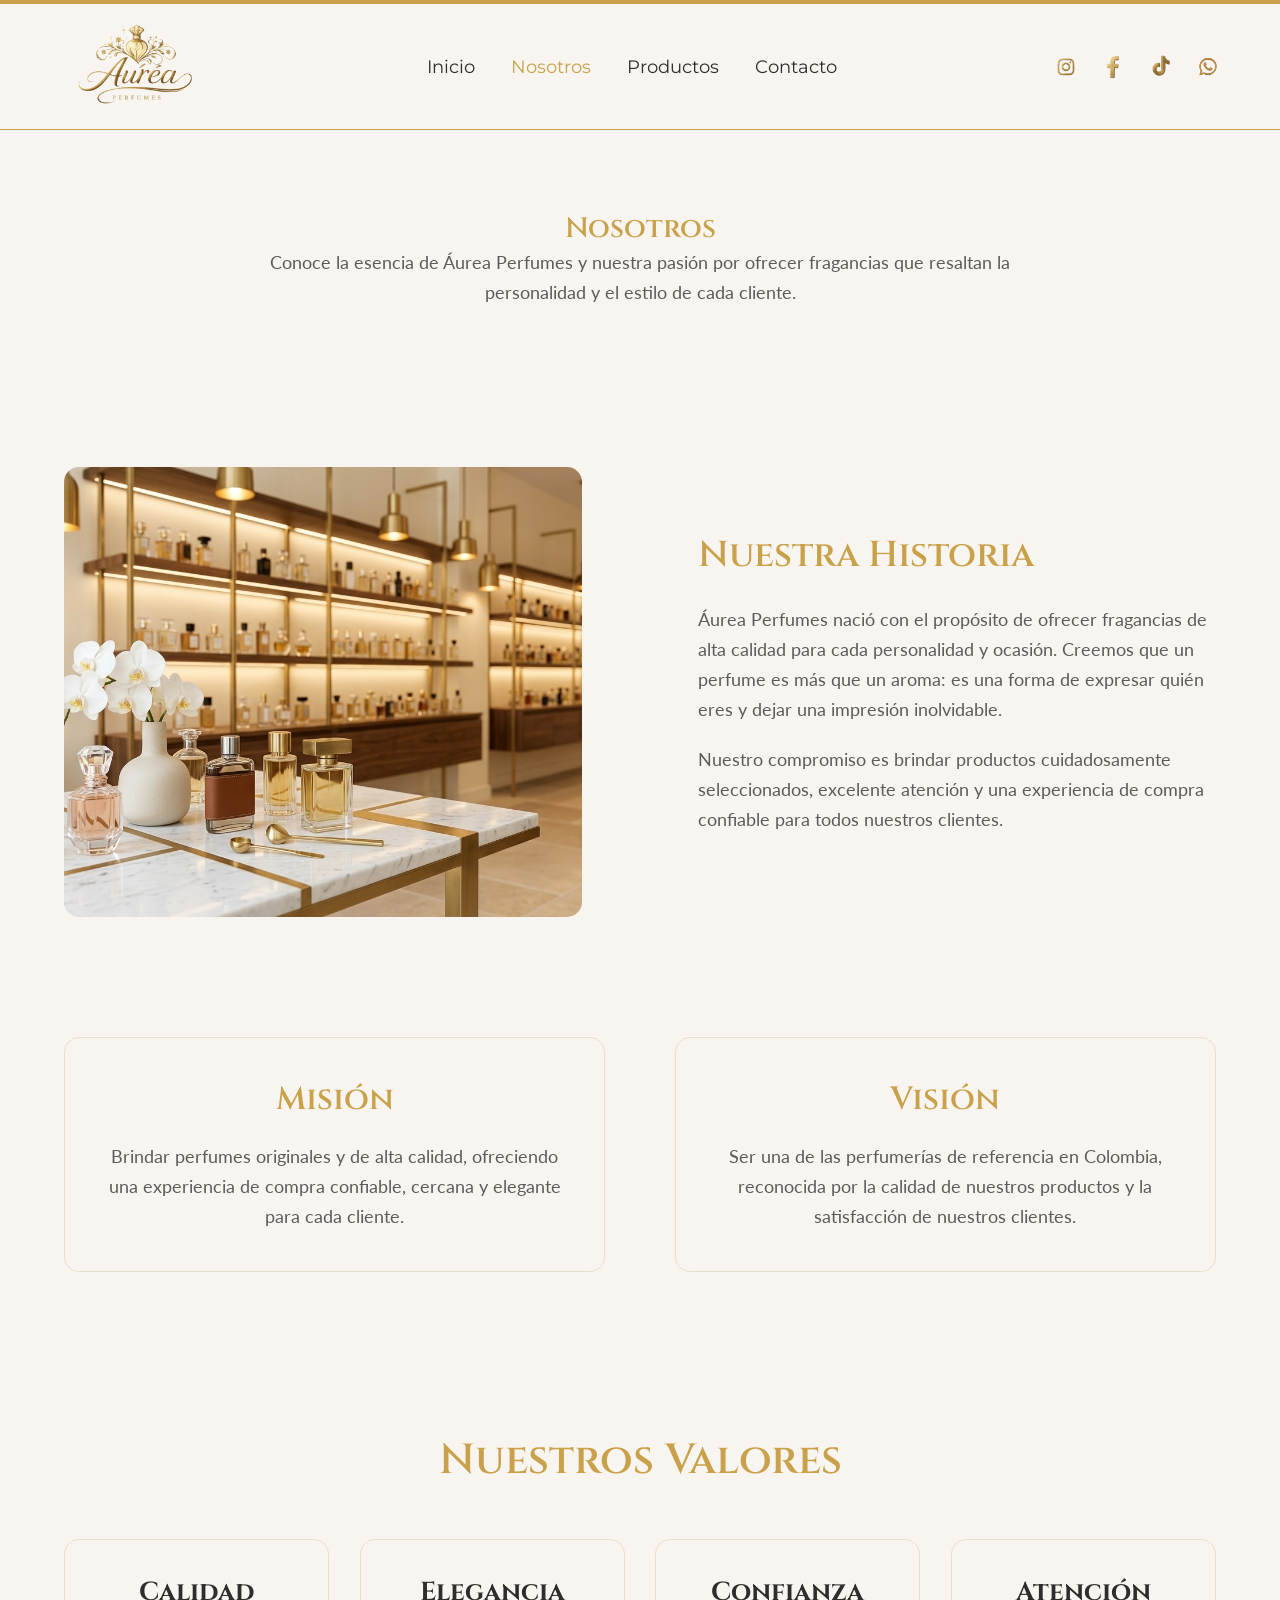
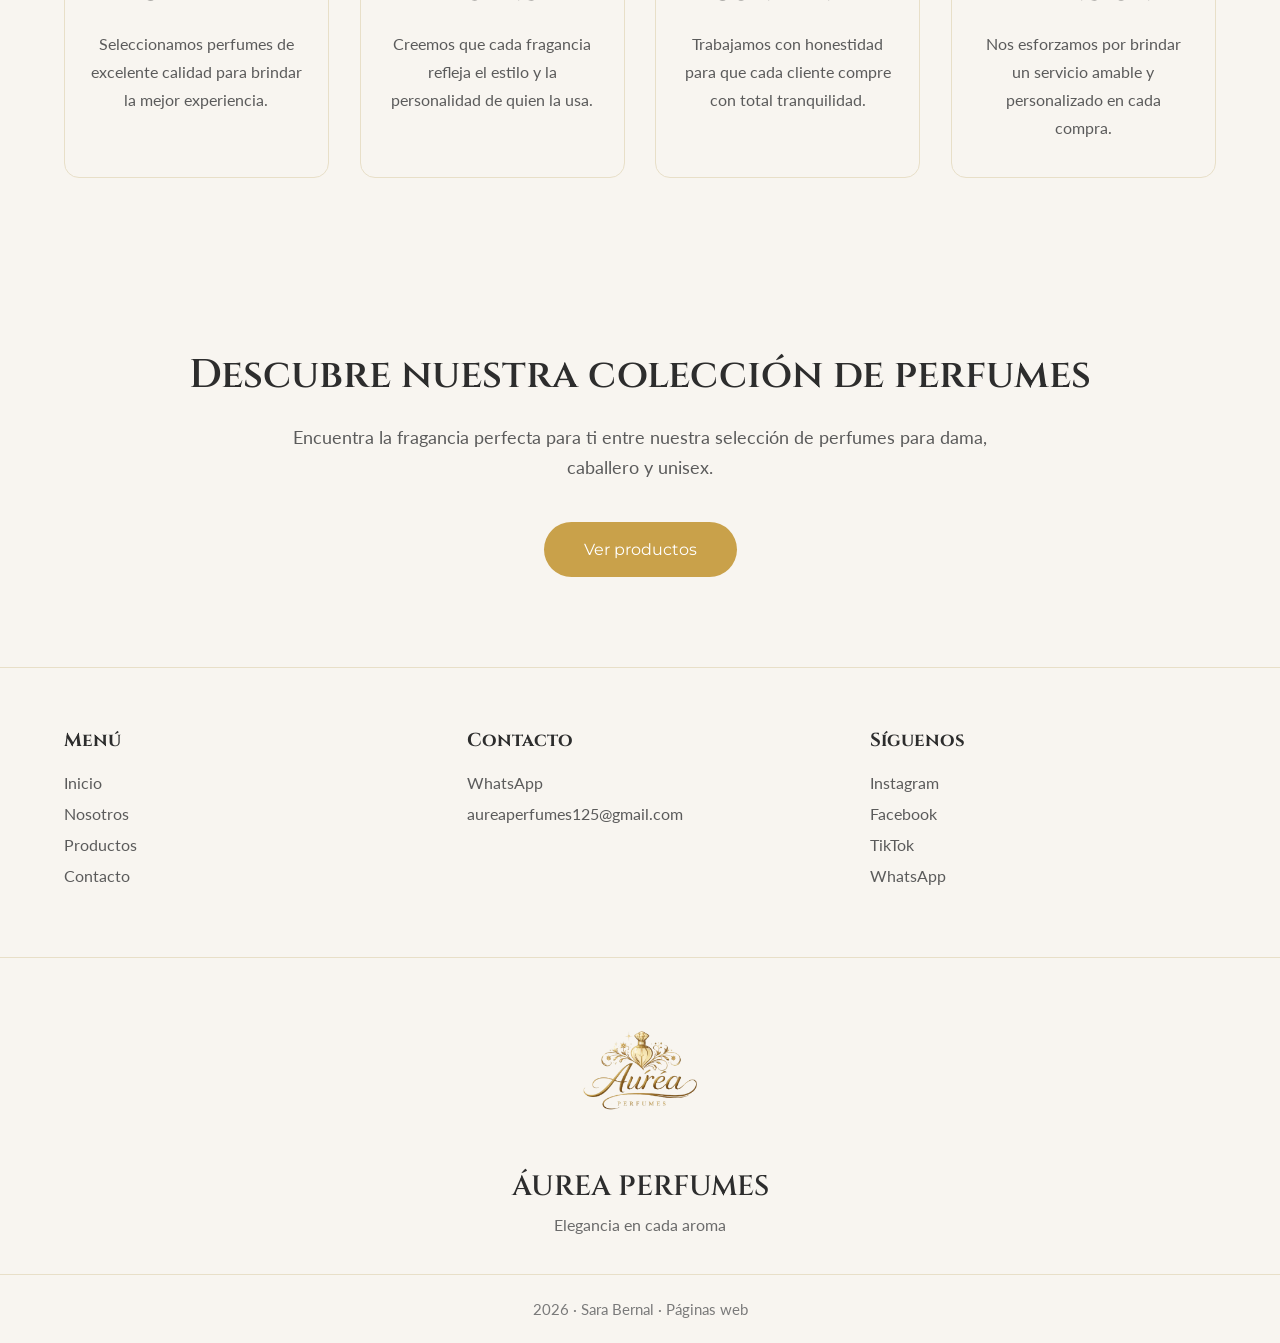
<file: nosotros.html>
<head>

    <title>Áurea Perfumes | Nosotros</title>

    <!-- Google Fonts -->

    <link rel="preconnect" href="https://fonts.googleapis.com">
    <link rel="preconnect" href="https://fonts.gstatic.com" crossorigin>

    <link
        href="https://fonts.googleapis.com/css2?family=Cinzel:wght@400;500;600;700&family=Cormorant+Garamond:wght@300;400;500;600;700&family=Lato:wght@300;400;700&family=Montserrat:wght@500;600&display=swap"
        rel="stylesheet">

    <!-- CSS -->

    <link rel="stylesheet" href="css/general.css">
    <link rel="stylesheet" href="css/nosotros.css">

</head>

<body>

    <!-- ======== HEADER ======== -->

    <header>

        <!-- Logo y nombre -->

        <div class="marca">

            <a href="index.html">

                <div class="logo"></div>

            </a>

        </div>

        <!-- Menú -->

        <nav>

            <a href="index.html">Inicio</a>

            <a href="nosotros.html" class="activo">Nosotros</a>

            <a href="productos.html">Productos</a>

            <a href="contacto.html">Contacto</a>

        </nav>

        <!-- Redes Sociales -->

        <div class="redes">

            <a href="https://www.instagram.com/aurea_perfumes_1" target="_blank">
                <div class="instagram"></div>
            </a>

            <a href="https://www.facebook.com/profile.php?id=61586352527547" target="_blank">
                <div class="facebook"></div>
            </a>

            <a href="https://www.tiktok.com/@aurea_perfumes_1" target="_blank">
                <div class="tiktok"></div>
            </a>

            <a href="https://wa.me/573243989268" target="_blank">
                <div class="whatsapp"></div>
            </a>

        </div>

    </header>

    <!-- ======== MAIN ======== -->

    <main>

        <!-- ======== BANNER-NOSOTROS ======== -->

        <section class="banner-nosotros">

            <h2>Nosotros</h2>

            <p>
                Conoce la esencia de Áurea Perfumes y nuestra pasión por ofrecer fragancias
                que resaltan la personalidad y el estilo de cada cliente.
            </p>

        </section>

        <!-- ======== HISTORIA ======== -->

        <section class="historia">

            <article class="historia-imagen">

            </article>

            <article class="historia-texto">

                <h2>Nuestra Historia</h2>

                <p>
                    Áurea Perfumes nació con el propósito de ofrecer fragancias de alta
                    calidad para cada personalidad y ocasión. Creemos que un perfume es
                    más que un aroma: es una forma de expresar quién eres y dejar una
                    impresión inolvidable.
                </p>

                <p>
                    Nuestro compromiso es brindar productos cuidadosamente seleccionados,
                    excelente atención y una experiencia de compra confiable para todos
                    nuestros clientes.
                </p>

            </article>

        </section>

        <!-- ======== MISIÓN Y VISIÓN ======== -->

        <section class="mision-vision">

            <article class="mision">

                <h2>Misión</h2>

                <p>
                    Brindar perfumes originales y de alta calidad, ofreciendo una experiencia de compra confiable,
                    cercana y elegante para cada cliente.
                </p>

            </article>

            <article class="vision">

                <h2>Visión</h2>

                <p>
                    Ser una de las perfumerías de referencia en Colombia, reconocida por la calidad de nuestros
                    productos y la satisfacción de nuestros clientes.
                </p>

            </article>

        </section>

        <!-- ======== VALORES ======== -->

        <section class="valores">

            <h2>Nuestros Valores</h2>

            <section class="contenedor-valores">

                <article class="valor">

                    <h3>Calidad</h3>

                    <p>
                        Seleccionamos perfumes de excelente calidad para brindar la mejor experiencia.
                    </p>

                </article>

                <article class="valor">

                    <h3>Elegancia</h3>

                    <p>
                        Creemos que cada fragancia refleja el estilo y la personalidad de quien la usa.
                    </p>

                </article>

                <article class="valor">

                    <h3>Confianza</h3>

                    <p>
                        Trabajamos con honestidad para que cada cliente compre con total tranquilidad.
                    </p>

                </article>

                <article class="valor">

                    <h3>Atención</h3>

                    <p>
                        Nos esforzamos por brindar un servicio amable y personalizado en cada compra.
                    </p>

                </article>

            </section>

        </section>

        <!-- ======== CTA ======== -->

        <section class="cta">

            <h2>Descubre nuestra colección de perfumes</h2>

            <p>
                Encuentra la fragancia perfecta para ti entre nuestra selección de perfumes para dama, caballero y
                unisex.
            </p>

            <a href="productos.html" class="boton-cta">

                Ver productos

            </a>

        </section>

    </main>

    <!-- ======== FOOTER ======== -->

    <footer>

        <section class="footer-contenedor">

            <article class="footer-menu">

                <h3>Menú</h3>

                <a href="index.html">Inicio</a>
                <a href="nosotros.html">Nosotros</a>
                <a href="productos.html">Productos</a>
                <a href="contacto.html">Contacto</a>

            </article>

            <article class="footer-contacto">

                <h3>Contacto</h3>

                <a href="https://wa.me/573243989268" target="_blank">
                    WhatsApp
                </a>

                <a href="mailto:aureaperfumes125@gmail.com">
                    aureaperfumes125@gmail.com
                </a>

            </article>

            <article class="footer-redes">

                <h3>Síguenos</h3>

                <a href="https://www.instagram.com/aurea_perfumes_1" target="_blank">
                    Instagram
                </a>

                <a href="https://www.facebook.com/profile.php?id=61586352527547" target="_blank">
                    Facebook
                </a>

                <a href="https://www.tiktok.com/@aurea_perfumes_1" target="_blank">
                    TikTok
                </a>

                <a href="https://wa.me/573243989268" target="_blank">
                    WhatsApp
                </a>

            </article>

        </section>

        <section class="footer-logo">

            <a href="index.html">

                <div class="logo-footer"></div>

            </a>

            <h2>ÁUREA PERFUMES</h2>

            <p>Elegancia en cada aroma</p>

        </section>

        <section class="copyright">

            <p>2026 · Sara Bernal · Páginas web</p>

        </section>

    </footer>

</body>
</file>
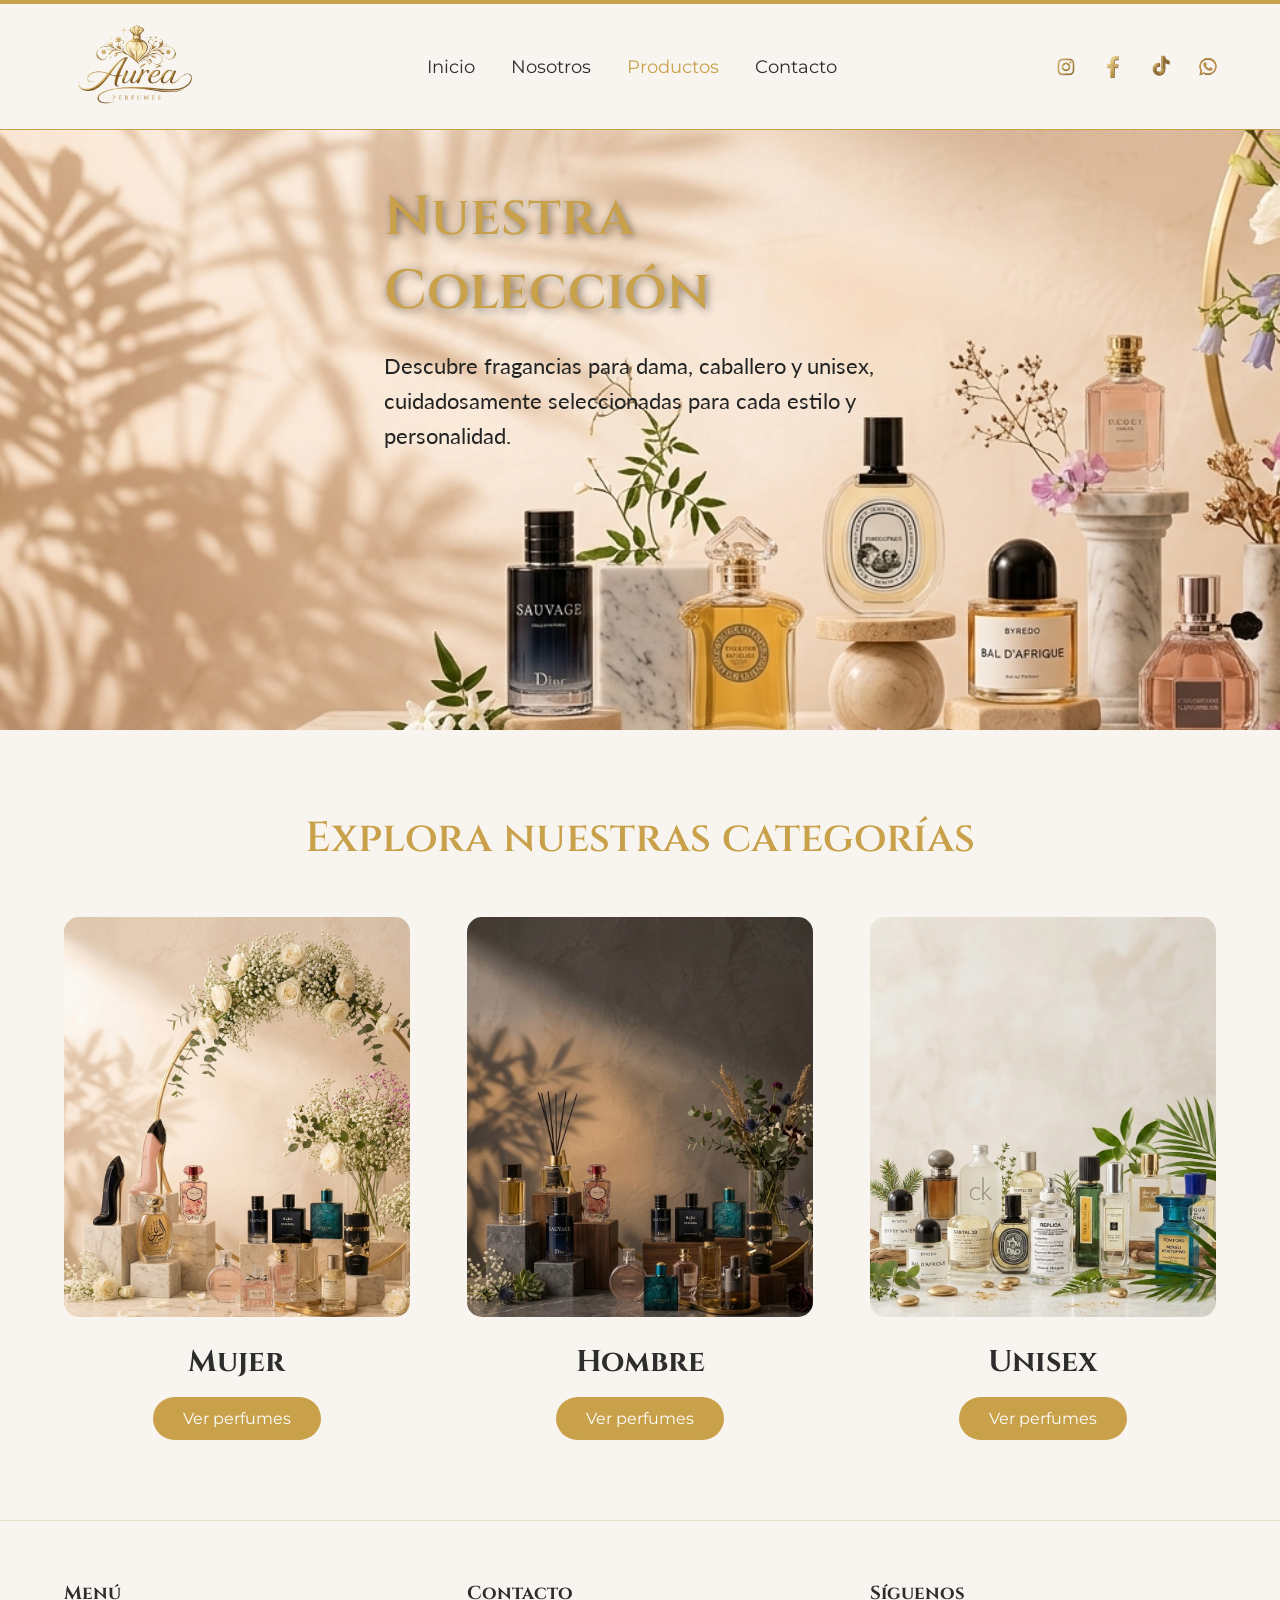
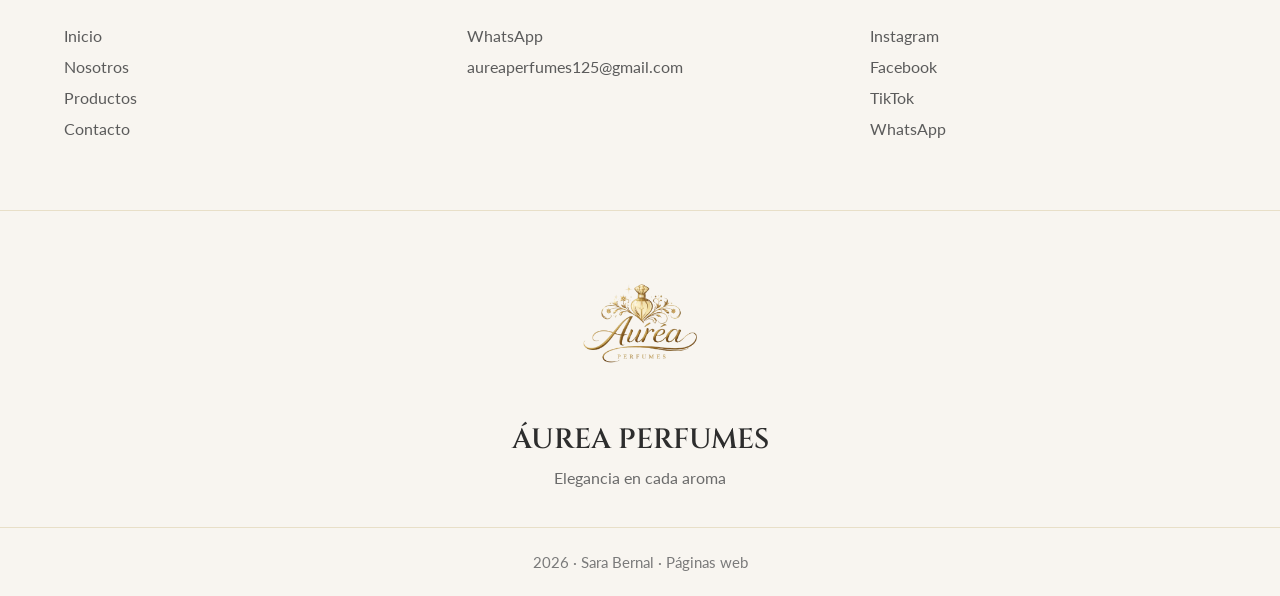
<file: productos.html>
<head>

    <title>Áurea Perfumes | Productos</title>

    <!-- Google Fonts -->

    <link rel="preconnect" href="https://fonts.googleapis.com">
    <link rel="preconnect" href="https://fonts.gstatic.com" crossorigin>

    <link
        href="https://fonts.googleapis.com/css2?family=Cinzel:wght@400;500;600;700&family=Cormorant+Garamond:wght@300;400;500;600;700&family=Lato:wght@300;400;700&family=Montserrat:wght@500;600&display=swap"
        rel="stylesheet">

    <!-- CSS -->

    <link rel="stylesheet" href="css/general.css">
    <link rel="stylesheet" href="css/productos.css">

</head>

<body>

    <!-- ======== HEADER ======== -->

    <header>

        <!-- Logo y nombre -->

        <div class="marca">

            <a href="index.html">

                <div class="logo"></div>

            </a>

        </div>

        <!-- Menú -->

        <nav>

            <a href="index.html">Inicio</a>

            <a href="nosotros.html">Nosotros</a>

            <a href="productos.html" class="activo">Productos</a>

            <a href="contacto.html">Contacto</a>

        </nav>

        <!-- Redes Sociales -->

        <div class="redes">

            <a href="https://www.instagram.com/aurea_perfumes_1" target="_blank">
                <div class="instagram"></div>
            </a>

            <a href="https://www.facebook.com/profile.php?id=61586352527547" target="_blank">
                <div class="facebook"></div>
            </a>

            <a href="https://www.tiktok.com/@aurea_perfumes_1" target="_blank">
                <div class="tiktok"></div>
            </a>

            <a href="https://wa.me/573243989268" target="_blank">
                <div class="whatsapp"></div>
            </a>

        </div>

    </header>

    <!-- ======== MAIN ======== -->

    <main>

        <!-- ======== BANNER PRODUCTOS ======== -->

        <section class="banner-productos">

            <article class="banner-contenido">

                <h2>Nuestra Colección</h2>

                <p>
                    Descubre fragancias para dama, caballero y unisex, cuidadosamente seleccionadas para cada estilo y
                    personalidad.
                </p>

            </article>

        </section>
        <!-- ======== CATEGORÍAS ======== -->

        <section class="categorias">

            <h2>Explora nuestras categorías</h2>

            <section class="contenedor-categorias">

                <article class="categoria">

                    <div class="categoria-mujer"></div>

                    <h3>Mujer</h3>

                    <a href="dama.html">Ver perfumes</a>

                </article>

                <article class="categoria">

                    <div class="categoria-hombre"></div>

                    <h3>Hombre</h3>

                    <a href="caballero.html">Ver perfumes</a>

                </article>

                <article class="categoria">

                    <div class="categoria-unisex"></div>

                    <h3>Unisex</h3>

                    <a href="unisex.html">Ver perfumes</a>

                </article>

            </section>

        </section>

    </main>

    <!-- ======== FOOTER ======== -->

    <footer>

        <section class="footer-contenedor">

            <article class="footer-menu">

                <h3>Menú</h3>

                <a href="index.html">Inicio</a>
                <a href="nosotros.html">Nosotros</a>
                <a href="productos.html">Productos</a>
                <a href="contacto.html">Contacto</a>

            </article>

            <article class="footer-contacto">

                <h3>Contacto</h3>

                <a href="https://wa.me/573243989268" target="_blank">
                    WhatsApp
                </a>

                <a href="mailto:aureaperfumes125@gmail.com">
                    aureaperfumes125@gmail.com
                </a>

            </article>

            <article class="footer-redes">

                <h3>Síguenos</h3>

                <a href="https://www.instagram.com/aurea_perfumes_1" target="_blank">
                    Instagram
                </a>

                <a href="https://www.facebook.com/profile.php?id=61586352527547" target="_blank">
                    Facebook
                </a>

                <a href="https://www.tiktok.com/@aurea_perfumes_1" target="_blank">
                    TikTok
                </a>

                <a href="https://wa.me/573243989268" target="_blank">
                    WhatsApp
                </a>

            </article>

        </section>

        <section class="footer-logo">

            <a href="index.html">

                <div class="logo-footer"></div>

            </a>

            <h2>ÁUREA PERFUMES</h2>

            <p>Elegancia en cada aroma</p>

        </section>

        <section class="copyright">

            <p>2026 · Sara Bernal · Páginas web</p>

        </section>

    </footer>

</body>
</file>
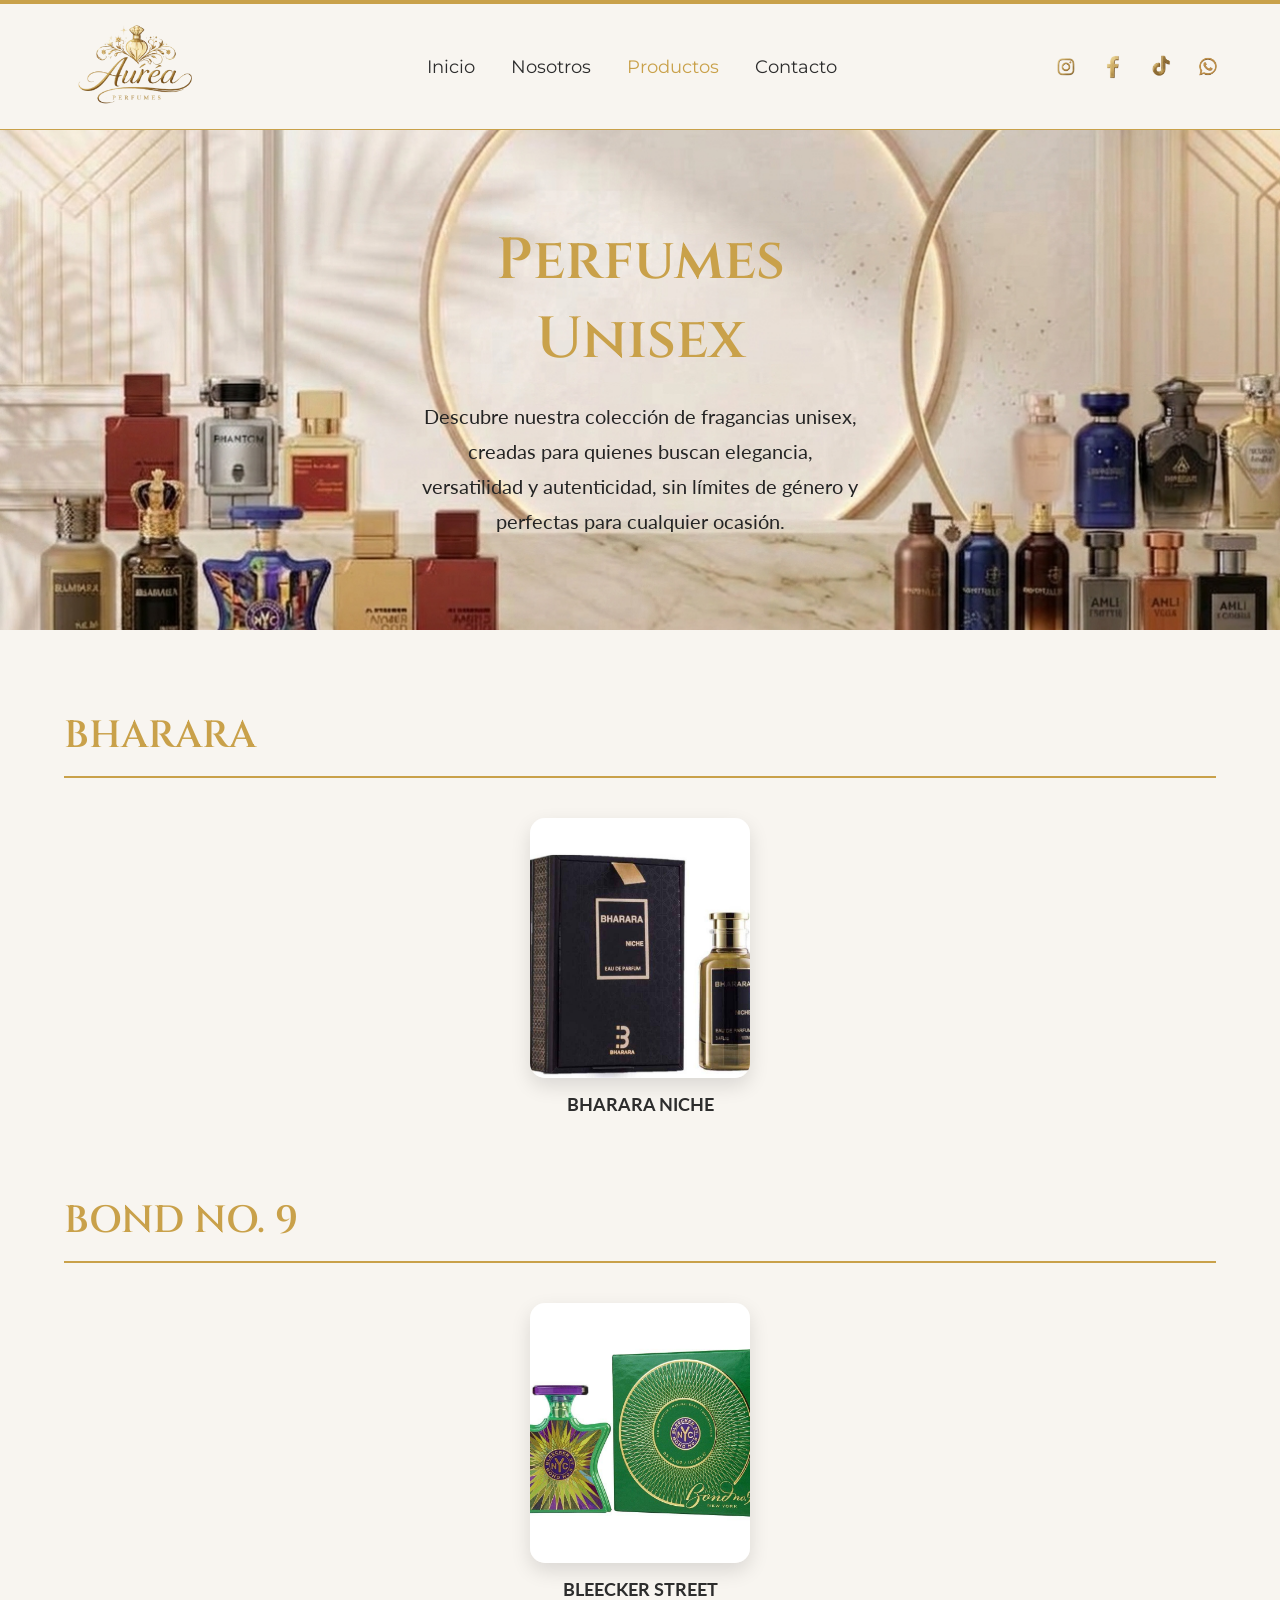
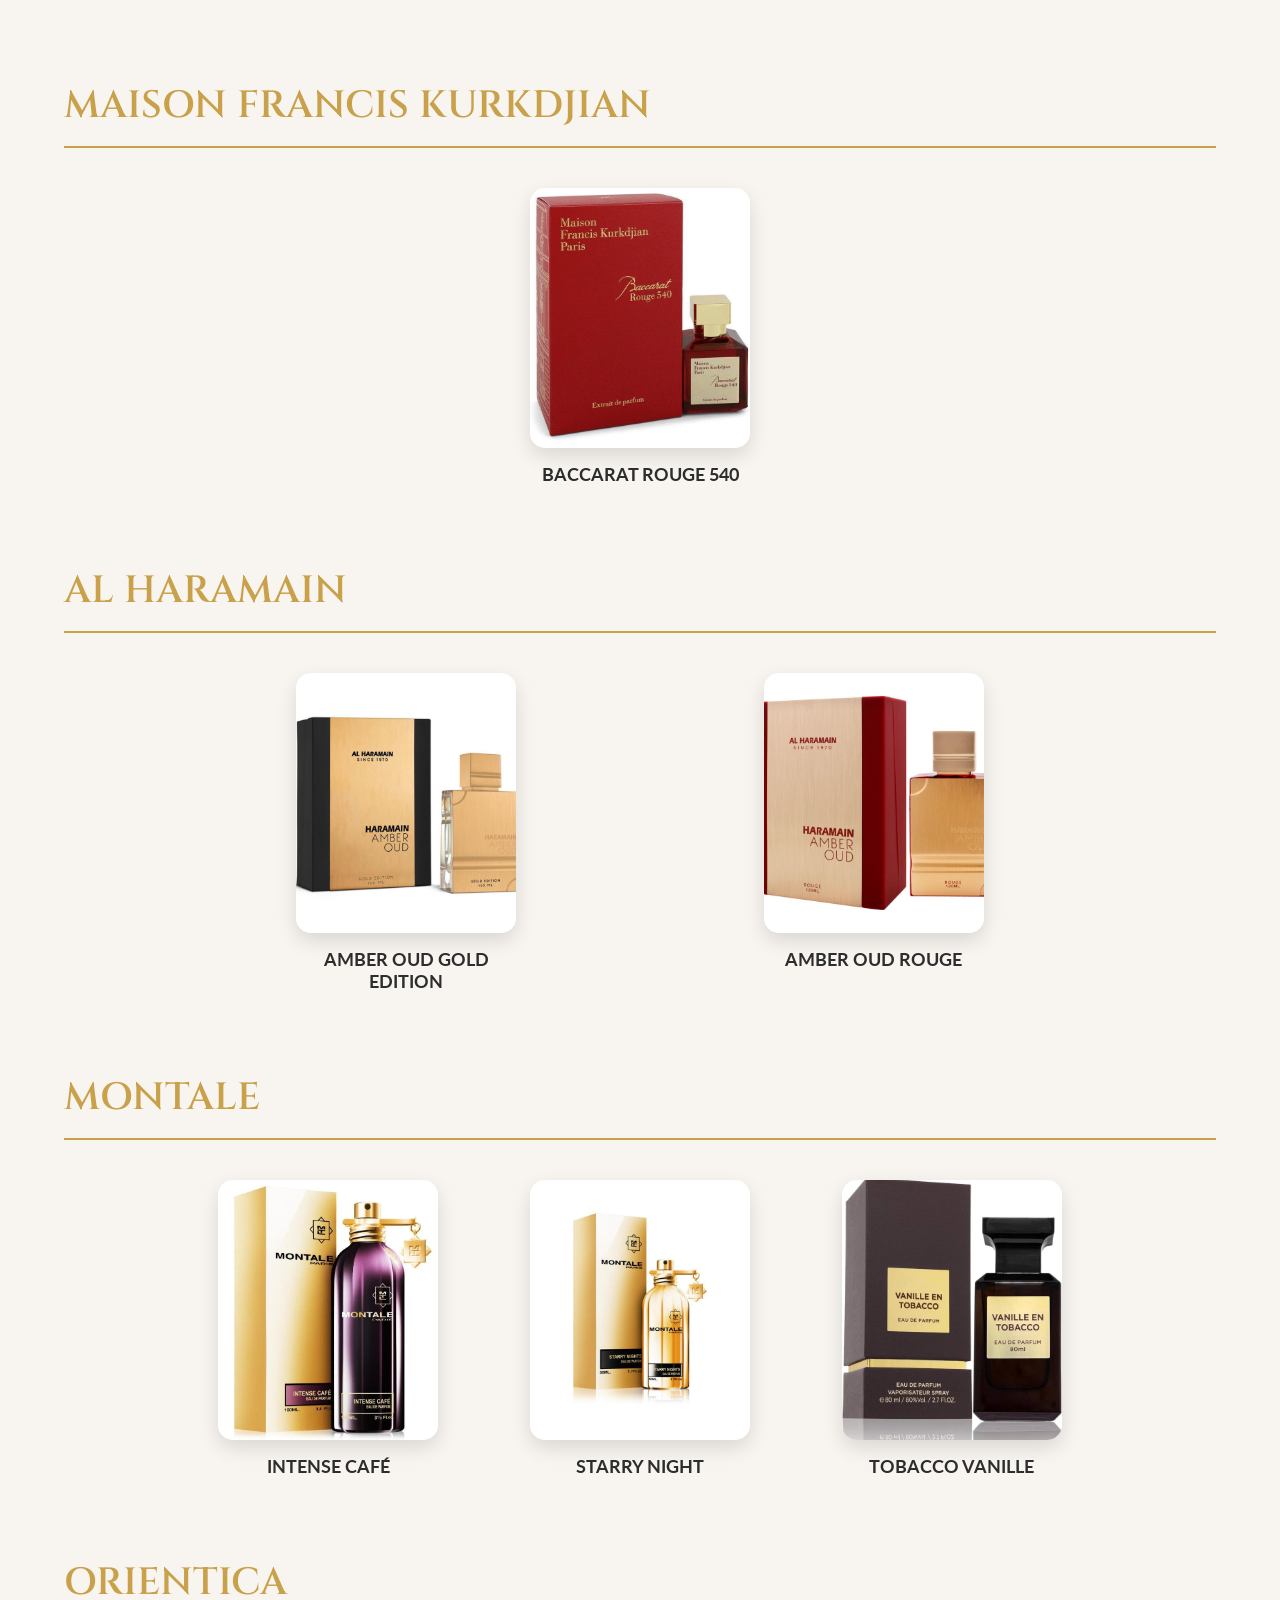
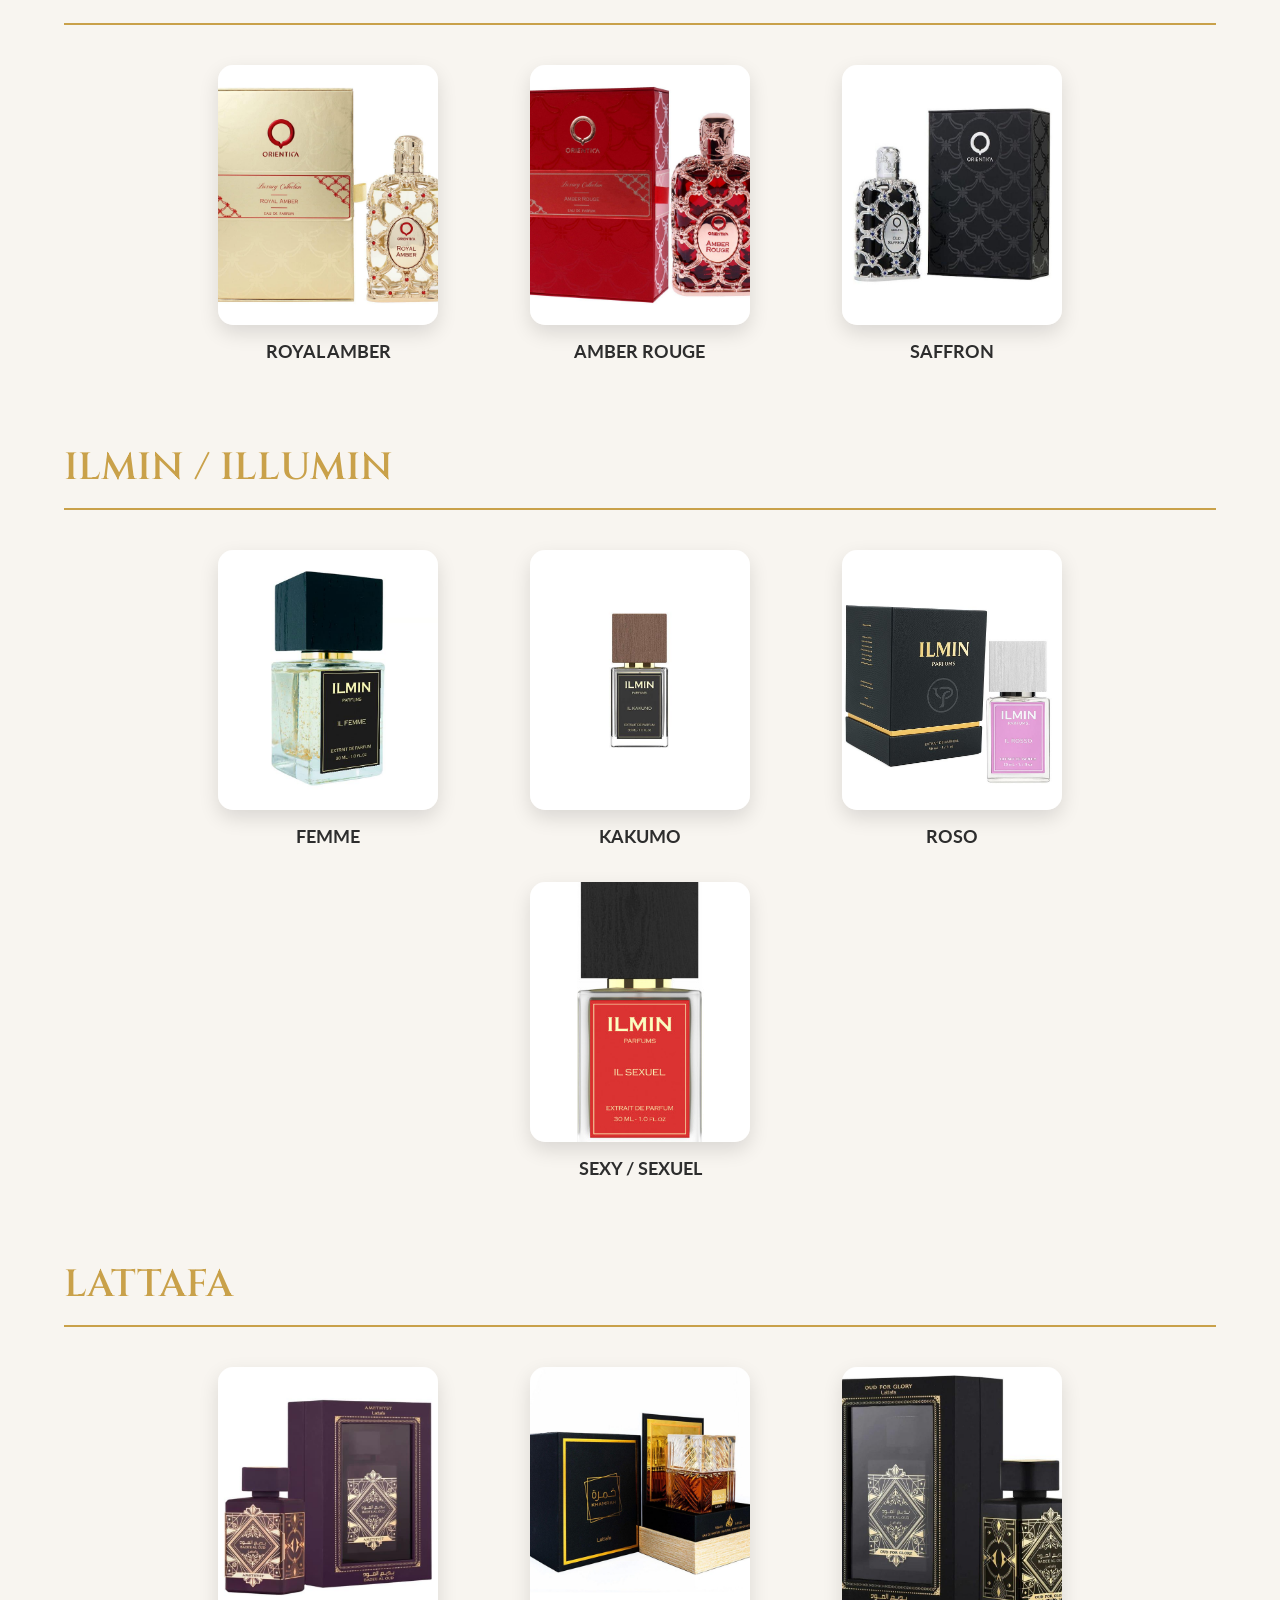
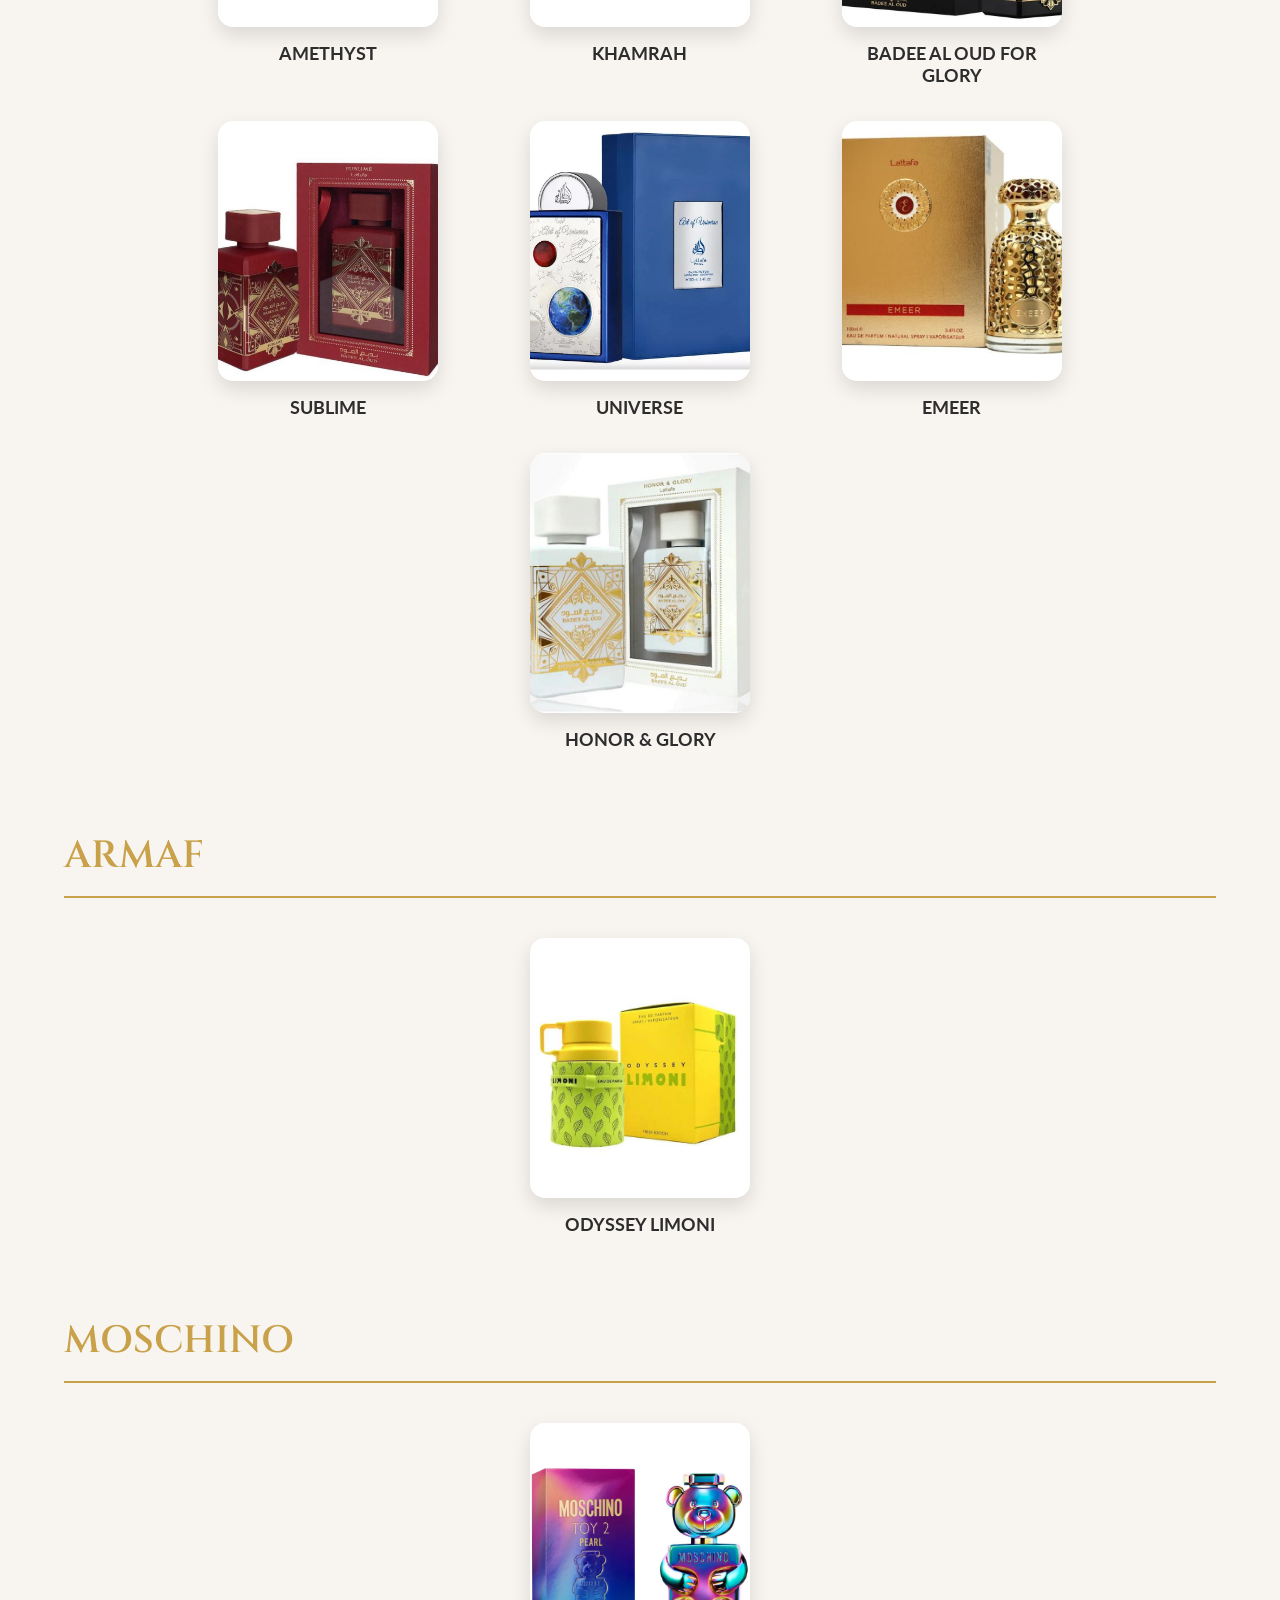
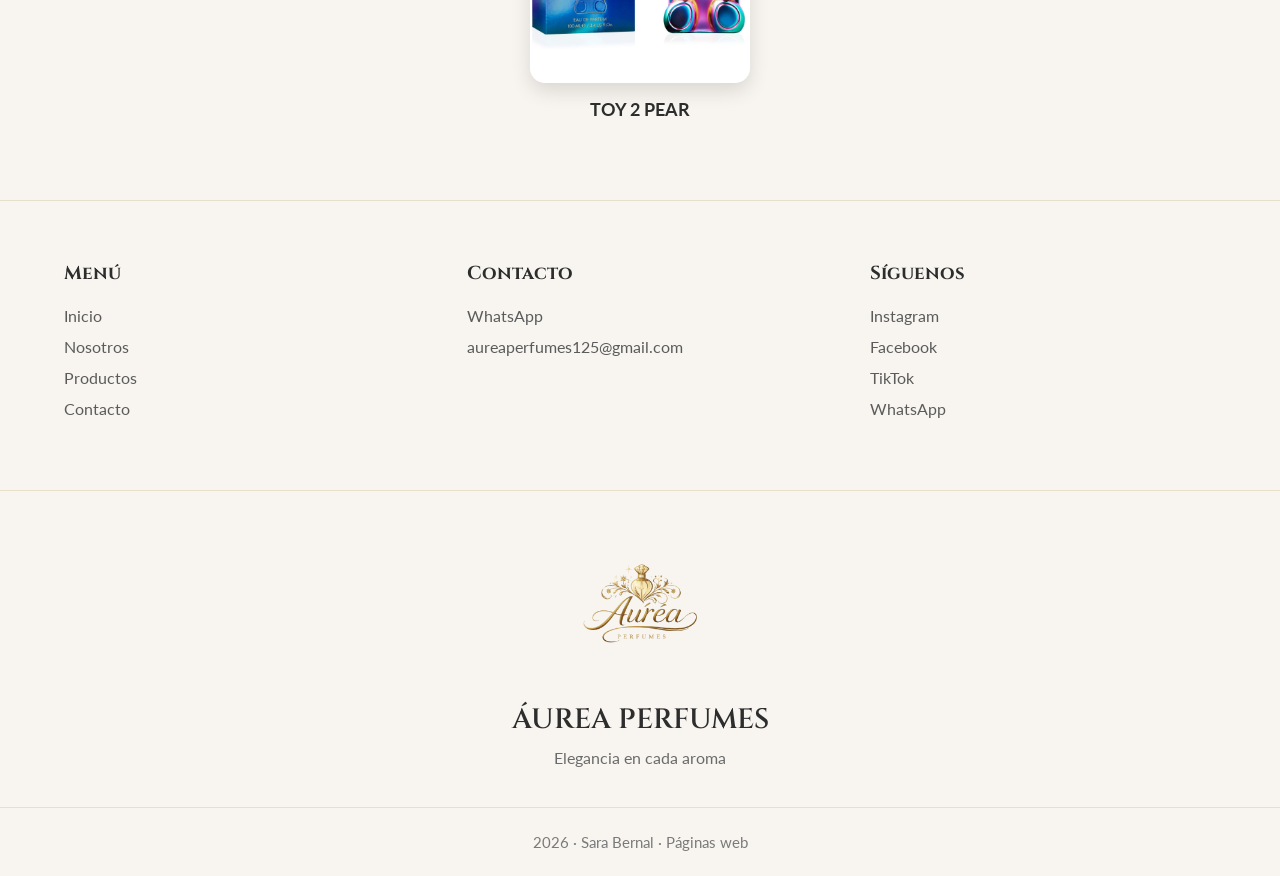
<file: unisex.html>
<head>

    <title>Áurea Perfumes | Perfumes para Unisex</title>

    <!-- Google Fonts -->

    <link rel="preconnect" href="https://fonts.googleapis.com">
    <link rel="preconnect" href="https://fonts.gstatic.com" crossorigin>

    <link
        href="https://fonts.googleapis.com/css2?family=Cinzel:wght@400;500;600;700&family=Cormorant+Garamond:wght@300;400;500;600;700&family=Lato:wght@300;400;700&family=Montserrat:wght@500;600&display=swap"
        rel="stylesheet">

    <!-- CSS -->

    <link rel="stylesheet" href="css/general.css">
    <link rel="stylesheet" href="css/unisex.css">

</head>

<body>

    <!-- ======== HEADER ======== -->

    <header>

        <!-- Logo y nombre -->

        <div class="marca">

            <a href="index.html">

                <div class="logo"></div>

            </a>

        </div>

        <!-- Menú -->

        <nav>

            <a href="index.html">Inicio</a>

            <a href="nosotros.html">Nosotros</a>

            <a href="productos.html" class="activo">Productos</a>

            <a href="contacto.html">Contacto</a>

        </nav>

        <!-- Redes Sociales -->

        <div class="redes">

            <a href="https://www.instagram.com/aurea_perfumes_1" target="_blank">
                <div class="instagram"></div>
            </a>

            <a href="https://www.facebook.com/profile.php?id=61586352527547" target="_blank">
                <div class="facebook"></div>
            </a>

            <a href="https://www.tiktok.com/@aurea_perfumes_1" target="_blank">
                <div class="tiktok"></div>
            </a>

            <a href="https://wa.me/573243989268" target="_blank">
                <div class="whatsapp"></div>
            </a>

        </div>

    </header>

    <!-- ======== MAIN ======== -->

    <main>

        <!-- ======== BANNER ======== -->

        <section class="banner-unisex">

            <article class="banner-contenido">

                <h2>Perfumes Unisex</h2>

                <p>
                    Descubre nuestra colección de fragancias unisex, creadas para quienes buscan elegancia, versatilidad
                    y autenticidad, sin límites de género y perfectas para cualquier ocasión.
                </p>

            </article>

        </section>



        <!-- ======== BHARARA ======== -->

        <section class="marca-perfume">

            <h2>BHARARA</h2>

            <section class="contenedor-perfumes">

                <a href="#bhararaniche" class="perfume">

                    <div class="bhararaniche"></div>

                    <h3>BHARARA NICHE</h3>

                </a>

            </section>

        </section>

        <!-- ======== BOND NO. 9  ======== -->

        <section class="marca-perfume">

            <h2>BOND NO. 9 </h2>

            <section class="contenedor-perfumes">

                <a href="#bleeckerstreet" class="perfume">

                    <div class="bleeckerstreet"></div>

                    <h3>BLEECKER STREET</h3>

                </a>

            </section>

        </section>

        <!-- ======== MAISON FRANCIS KURKDJIAN  ======== -->

        <section class="marca-perfume">

            <h2>MAISON FRANCIS KURKDJIAN </h2>

            <section class="contenedor-perfumes">

                <a href="#baccaratrouge540" class="perfume">

                    <div class="baccaratrouge540"></div>

                    <h3>BACCARAT ROUGE 540</h3>

                </a>

            </section>

        </section>

        <!-- ======== AL HARAMAIN  ======== -->

        <section class="marca-perfume">

            <h2>AL HARAMAIN </h2>

            <section class="contenedor-perfumes">

                <a href="#amberoudgoldedition" class="perfume">

                    <div class="amberoudgoldedition"></div>

                    <h3>AMBER OUD GOLD EDITION</h3>

                </a>

                <a href="#amberoudrouge" class="perfume">

                    <div class="amberoudrouge"></div>

                    <h3>AMBER OUD ROUGE</h3>

                </a>

            </section>

        </section>

        <!-- ======== MONTALE  ======== -->

        <section class="marca-perfume">

            <h2>MONTALE </h2>

            <section class="contenedor-perfumes">

                <a href="#intensecafe" class="perfume">

                    <div class="intensecafe"></div>

                    <h3>INTENSE CAFÉ</h3>

                </a>

                <a href="#starrynight" class="perfume">

                    <div class="starrynight"></div>

                    <h3>STARRY NIGHT </h3>

                </a>

                <a href="#tobaccovanille" class="perfume">

                    <div class="tobaccovanille"></div>

                    <h3>TOBACCO VANILLE</h3>

                </a>

            </section>

        </section>

        <!-- ======== ORIENTICA  ======== -->

        <section class="marca-perfume">

            <h2>ORIENTICA </h2>

            <section class="contenedor-perfumes">

                <a href="#royalamber" class="perfume">

                    <div class="royalamber"></div>

                    <h3>ROYAL AMBER</h3>

                </a>

                <a href="#amberrouge" class="perfume">

                    <div class="amberrouge"></div>

                    <h3>AMBER ROUGE</h3>

                </a>

                <a href="#saffron" class="perfume">

                    <div class="saffron"></div>

                    <h3>SAFFRON</h3>

                </a>

            </section>

        </section>

        <!-- ======== ILMIN / ILLUMIN  ======== -->

        <section class="marca-perfume">

            <h2>ILMIN / ILLUMIN</h2>

            <section class="contenedor-perfumes">

                <a href="#femme" class="perfume">

                    <div class="femme"></div>

                    <h3>FEMME</h3>

                </a>

                <a href="#kakumo" class="perfume">

                    <div class="kakumo"></div>

                    <h3>KAKUMO</h3>

                </a>

                <a href="#roso" class="perfume">

                    <div class="roso"></div>

                    <h3>ROSO</h3>

                </a>

                <a href="#sexysexuel" class="perfume">

                    <div class="sexysexuel"></div>

                    <h3>SEXY / SEXUEL</h3>

                </a>
            </section>

        </section>

        <!-- ======== LATTAFA  ======== -->

        <section class="marca-perfume">

            <h2>LATTAFA</h2>

            <section class="contenedor-perfumes">

                <a href="#amethyst" class="perfume">

                    <div class="amethyst"></div>

                    <h3>AMETHYST</h3>

                </a>

                <a href="#khamrah" class="perfume">

                    <div class="khamrah"></div>

                    <h3>KHAMRAH</h3>

                </a>

                <a href="#badeealoudforglory" class="perfume">

                    <div class="badeealoudforglory"></div>

                    <h3>BADEE AL OUD FOR GLORY</h3>

                </a>

                <a href="#sublime" class="perfume">

                    <div class="sublime"></div>

                    <h3>SUBLIME</h3>

                </a>

                <a href="#universe" class="perfume">

                    <div class="universe"></div>

                    <h3>UNIVERSE</h3>

                </a>
            
                <a href="#emeer" class="perfume">

                    <div class="emeer"></div>

                    <h3>EMEER</h3>

                </a>

                <a href="#honoryglory" class="perfume">

                    <div class="honoryglory"></div>

                    <h3>HONOR & GLORY </h3>

                </a>
            </section>

        </section>

        <!-- ======== ARMAF  ======== -->

        <section class="marca-perfume">

            <h2>ARMAF</h2>

            <section class="contenedor-perfumes">

                <a href="#odysseylimoni" class="perfume">

                    <div class="odysseylimoni"></div>

                    <h3>ODYSSEY LIMONI</h3>

                </a>

            </section>

        </section>

        <!-- ======== MOSCHINO  ======== -->

        <section class="marca-perfume">

            <h2>MOSCHINO</h2>

            <section class="contenedor-perfumes">

                <a href="#toy2pear" class="perfume">

                    <div class="toy2pear"></div>

                    <h3>TOY 2 PEAR</h3>

                </a>

            </section>

        </section>

        </section>

        <!-- ===========================
            MODALES
    ============================ -->



        <!-- BHARARA NICHE -->

        <section class="modal" id="bhararaniche">

            <article class="ventana">

                <a href="unisex.html" class="cerrar">✕</a>

                <div class="modal-imagen bhararaniche"></div>

                <article class="modal-texto">

                    <h2>BHARARA NICHE </h2>

                    <h4>BHARARA</h4>

                    <h5>Familia olfativa</h5>

                    <p>Oriental Dulce Ambarada (Nicho).</p>

                    <h5>Descripción</h5>

                    <p> Una fragancia de estilo nicho, intensa y sofisticada. Bharara Niche combina dulzura elegante con
                        un fondo ambarado y especiado, logrando un aroma de alta presencia, muy llamativo y de lujo.
                    </p>

                    <h5>Presentaciones</h5>

                    <ul>

                        <li>30 ml</li>

                        <li>50 ml</li>

                        <li>100 ml</li>

                    </ul>

                    <a class="boton-whatsapp"
                        href="https://wa.me/573243989268?text=Hola,%20quiero%20conocer%20el%20precio%20del%20perfume%20Cloud."
                        target="_blank">

                        Consultar precios

                    </a>

                </article>

            </article>

        </section>

        <!-- BLEECKER STREET -->

        <section class="modal" id="bleeckerstreet">

            <article class="ventana">

                <a href="unisex.html" class="cerrar">✕</a>

                <div class="modal-imagen bleeckerstreet"></div>

                <article class="modal-texto">

                    <h2>BLEECKER STREET </h2>

                    <h4>BOND NO. 9 </h4>

                    <h5>Familia olfativa</h5>

                    <p>Dulce Amaderada / Gourmand.</p>

                    <h5>Descripción</h5>

                    <p> Una fragancia icónica de nicho, moderna y muy atractiva. Bleecker Street es dulce, cremosa y
                        elegante, con un toque gourmand que la hace adictiva y muy llamativa.</p>

                    <h5>Presentaciones</h5>

                    <ul>

                        <li>30 ml</li>

                        <li>50 ml</li>

                        <li>100 ml</li>

                    </ul>

                    <a class="boton-whatsapp"
                        href="https://wa.me/573243989268?text=Hola,%20quiero%20conocer%20el%20precio%20del%20perfume%20Cloud."
                        target="_blank">

                        Consultar precios

                    </a>

                </article>

            </article>

        </section>

        <!-- BACCARAT ROUGE 540 -->

        <section class="modal" id="baccaratrouge540">

            <article class="ventana">

                <a href="unisex.html" class="cerrar">✕</a>

                <div class="modal-imagen baccaratrouge540"></div>

                <article class="modal-texto">

                    <h2>BACCARAT ROUGE 540 </h2>

                    <h4>MAISON FRANCIS KURKDJIAN </h4>

                    <h5>Familia olfativa</h5>

                    <p>Ámbar Floral Amaderada.</p>

                    <h5>Descripción</h5>

                    <p> Una de las fragancias más icónicas del mundo de la perfumería nicho. Baccarat Rouge 540 es
                        dulce, cálida y luminosa, con un aroma único que mezcla sofisticación, lujo y una estela muy
                        reconocible.</p>

                    <h5>Presentaciones</h5>

                    <ul>

                        <li>30 ml</li>

                        <li>50 ml</li>

                        <li>100 ml</li>

                    </ul>

                    <a class="boton-whatsapp"
                        href="https://wa.me/573243989268?text=Hola,%20quiero%20conocer%20el%20precio%20del%20perfume%20Cloud."
                        target="_blank">

                        Consultar precios

                    </a>

                </article>

            </article>

        </section>

        <!-- AMBER OUD GOLD EDITION -->

        <section class="modal" id="amberoudgoldedition">

            <article class="ventana">

                <a href="unisex.html" class="cerrar">✕</a>

                <div class="modal-imagen amberoudgoldedition"></div>

                <article class="modal-texto">

                    <h2>AMBER OUD GOLD EDITION</h2>

                    <h4>AL HARAMAIN</h4>

                    <h5>Familia olfativa</h5>

                    <p>Dulce Frutal Ambarada.</p>

                    <h5>Descripción</h5>

                    <p> Una de las fragancias árabes más vendidas del mundo. Amber Oud Gold Edition es dulce, frutal y
                        muy llamativo, con un estilo moderno y “lujoso” que destaca fácilmente en cualquier lugar.</p>

                    <h5>Presentaciones</h5>

                    <ul>

                        <li>30 ml</li>

                        <li>50 ml</li>

                        <li>100 ml</li>

                    </ul>

                    <a class="boton-whatsapp"
                        href="https://wa.me/573243989268?text=Hola,%20quiero%20conocer%20el%20precio%20del%20perfume%20Cloud."
                        target="_blank">

                        Consultar precios

                    </a>

                </article>

            </article>

        </section>

        <!-- AMBER OUD ROUGE -->

        <section class="modal" id="amberoudrouge">

            <article class="ventana">

                <a href="unisex.html" class="cerrar">✕</a>

                <div class="modal-imagen amberoudrouge"></div>

                <article class="modal-texto">

                    <h2>AMBER OUD ROUGE</h2>

                    <h4>AL HARAMAIN</h4>

                    <h5>Familia olfativa</h5>

                    <p>Ámbar Floral Dulce (tipo nicho).</p>

                    <h5>Descripción</h5>

                    <p> Una fragancia inspirada en el estilo de perfumes nicho dulces y elegantes. Amber Oud Rouge es
                        intensa, cálida y muy llamativa, con un aroma dulce-ambarado que proyecta lujo y presencia.</p>

                    <h5>Presentaciones</h5>

                    <ul>

                        <li>30 ml</li>

                        <li>50 ml</li>

                        <li>100 ml</li>

                    </ul>

                    <a class="boton-whatsapp"
                        href="https://wa.me/573243989268?text=Hola,%20quiero%20conocer%20el%20precio%20del%20perfume%20Cloud."
                        target="_blank">

                        Consultar precios

                    </a>

                </article>

            </article>

        </section>

        <!-- INTENSE CAFÉ -->

        <section class="modal" id="intensecafe">

            <article class="ventana">

                <a href="unisex.html" class="cerrar">✕</a>

                <div class="modal-imagen intensecafe"></div>

                <article class="modal-texto">

                    <h2>INTENSE CAFÉ</h2>

                    <h4>MONTALE</h4>

                    <h5>Familia olfativa</h5>

                    <p>Ámbar Floral Gourmand.</p>

                    <h5>Descripción</h5>

                    <p> Uno de los perfumes más famosos de Montale. Intense Café es una combinación adictiva de café
                        dulce con rosa y vainilla, creando un aroma elegante, cálido y muy atractivo.</p>

                    <h5>Presentaciones</h5>

                    <ul>

                        <li>30 ml</li>

                        <li>50 ml</li>

                        <li>100 ml</li>

                    </ul>

                    <a class="boton-whatsapp"
                        href="https://wa.me/573243989268?text=Hola,%20quiero%20conocer%20el%20precio%20del%20perfume%20Cloud."
                        target="_blank">

                        Consultar precios

                    </a>

                </article>

            </article>

        </section>

        <!-- STARRY NIGHT  -->

        <section class="modal" id="starrynight">

            <article class="ventana">

                <a href="unisex.html" class="cerrar">✕</a>

                <div class="modal-imagen starrynight"></div>

                <article class="modal-texto">

                    <h2>STARRY NIGHT </h2>

                    <h4>MONTALE</h4>

                    <h5>Familia olfativa</h5>

                    <p>Ámbar Floral Amaderada.</p>

                    <h5>Descripción</h5>

                    <p> Una fragancia intensa, elegante y misteriosa. Starry Night combina rosa, ámbar y un toque
                        especiado con el estilo fuerte característico de Montale.</p>

                    <h5>Presentaciones</h5>

                    <ul>

                        <li>30 ml</li>

                        <li>50 ml</li>

                        <li>100 ml</li>

                    </ul>

                    <a class="boton-whatsapp"
                        href="https://wa.me/573243989268?text=Hola,%20quiero%20conocer%20el%20precio%20del%20perfume%20Cloud."
                        target="_blank">

                        Consultar precios

                    </a>

                </article>

            </article>

        </section>

        <!-- TOBACCO VANILLE  -->

        <section class="modal" id="tobaccovanille">

            <article class="ventana">

                <a href="unisex.html" class="cerrar">✕</a>

                <div class="modal-imagen tobaccovanille"></div>

                <article class="modal-texto">

                    <h2>TOBACCO VANILLE </h2>

                    <h4>MONTALE</h4>

                    <h5>Familia olfativa</h5>

                    <p>Ámbar Floral Amaderada.</p>

                    <h5>Descripción</h5>

                    <p> Una fragancia intensa, elegante y misteriosa. Starry Night combina rosa, ámbar y un toque
                        especiado con el estilo fuerte característico de Montale.</p>

                    <h5>Presentaciones</h5>

                    <ul>

                        <li>30 ml</li>

                        <li>50 ml</li>

                        <li>100 ml</li>

                    </ul>

                    <a class="boton-whatsapp"
                        href="https://wa.me/573243989268?text=Hola,%20quiero%20conocer%20el%20precio%20del%20perfume%20Cloud."
                        target="_blank">

                        Consultar precios

                    </a>

                </article>

            </article>

        </section>

        <!-- ROYAL AMBER  -->

        <section class="modal" id="royalamber">

            <article class="ventana">

                <a href="unisex.html" class="cerrar">✕</a>

                <div class="modal-imagen royalamber"></div>

                <article class="modal-texto">

                    <h2>ROYAL AMBER</h2>

                    <h4>ORIENTICA</h4>

                    <h5>Familia olfativa</h5>

                    <p>Ámbar Dulce Frutal.</p>

                    <h5>Descripción</h5>

                    <p> Una fragancia dulce, elegante y muy versátil. Royal Amber es de los perfumes más populares de
                        Orientica por su aroma agradable, moderno y con sensación de lujo dorado.</p>

                    <h5>Presentaciones</h5>

                    <ul>

                        <li>30 ml</li>

                        <li>50 ml</li>

                        <li>100 ml</li>

                    </ul>

                    <a class="boton-whatsapp"
                        href="https://wa.me/573243989268?text=Hola,%20quiero%20conocer%20el%20precio%20del%20perfume%20Cloud."
                        target="_blank">

                        Consultar precios

                    </a>

                </article>

            </article>

        </section>

        <!-- AMBER ROUGE  -->

        <section class="modal" id="amberrouge">

            <article class="ventana">

                <a href="unisex.html" class="cerrar">✕</a>

                <div class="modal-imagen amberrouge"></div>

                <article class="modal-texto">

                    <h2>AMBER ROUGE</h2>

                    <h4>ORIENTICA</h4>

                    <h5>Familia olfativa</h5>

                    <p>Ámbar Floral Dulce (tipo nicho).</p>

                    <h5>Descripción</h5>

                    <p> Una fragancia intensa, dulce y muy elegante. Amber Rouge es conocida por su estilo lujoso tipo
                        nicho, con una mezcla cálida y envolvente que deja una gran estela.</p>

                    <h5>Presentaciones</h5>

                    <ul>

                        <li>30 ml</li>

                        <li>50 ml</li>

                        <li>100 ml</li>

                    </ul>

                    <a class="boton-whatsapp"
                        href="https://wa.me/573243989268?text=Hola,%20quiero%20conocer%20el%20precio%20del%20perfume%20Cloud."
                        target="_blank">

                        Consultar precios

                    </a>

                </article>

            </article>

        </section>

        <!-- SAFFRON  -->

        <section class="modal" id="saffron">

            <article class="ventana">

                <a href="unisex.html" class="cerrar">✕</a>

                <div class="modal-imagen saffron"></div>

                <article class="modal-texto">

                    <h2>SAFFRON</h2>

                    <h4>ORIENTICA</h4>

                    <h5>Familia olfativa</h5>

                    <p> Ámbar Especiada Floral.</p>

                    <h5>Descripción</h5>

                    <p> Una fragancia elegante, cálida y especiada con protagonismo del azafrán. Saffron de Orientica
                        tiene un estilo nicho moderno, con aroma sofisticado, ligeramente dulce y muy envolvente.</p>

                    <h5>Presentaciones</h5>

                    <ul>

                        <li>30 ml</li>

                        <li>50 ml</li>

                        <li>100 ml</li>

                    </ul>

                    <a class="boton-whatsapp"
                        href="https://wa.me/573243989268?text=Hola,%20quiero%20conocer%20el%20precio%20del%20perfume%20Cloud."
                        target="_blank">

                        Consultar precios

                    </a>

                </article>

            </article>

        </section>

        <!-- FEMME  -->

        <section class="modal" id="femme">

            <article class="ventana">

                <a href="unisex.html" class="cerrar">✕</a>

                <div class="modal-imagen femme"></div>

                <article class="modal-texto">

                    <h2>FEMME</h2>

                    <h4>ILMIN / ILLUMIN</h4>

                    <h5>Familia olfativa</h5>

                    <p> Ámbar Floral Dulce.</p>

                    <h5>Descripción</h5>

                    <p> Una fragancia dulce, suave y elegante con un estilo femenino-unisex muy moderno. Femme destaca
                        por su aroma floral con toques ambarados cálidos, ideal para quienes buscan algo dulce pero
                        refinado.</p>

                    <h5>Presentaciones</h5>

                    <ul>

                        <li>30 ml</li>

                        <li>50 ml</li>

                        <li>100 ml</li>

                    </ul>

                    <a class="boton-whatsapp"
                        href="https://wa.me/573243989268?text=Hola,%20quiero%20conocer%20el%20precio%20del%20perfume%20Cloud."
                        target="_blank">

                        Consultar precios

                    </a>

                </article>

            </article>

        </section>

        <!-- KAKUMO  -->

        <section class="modal" id="kakumo">

            <article class="ventana">

                <a href="unisex.html" class="cerrar">✕</a>

                <div class="modal-imagen kakumo"></div>

                <article class="modal-texto">

                    <h2>KAKUMO</h2>

                    <h4>ILMIN / ILLUMIN</h4>

                    <h5>Familia olfativa</h5>

                    <p>Ámbar Amaderada Especiada.</p>

                    <h5>Descripción</h5>

                    <p> Una fragancia intensa, moderna y con carácter. Kakumo tiene un perfil más oscuro y masculino,
                        con notas amaderadas y especiadas que proyectan fuerza y elegancia.</p>

                    <h5>Presentaciones</h5>

                    <ul>

                        <li>30 ml</li>

                        <li>50 ml</li>

                        <li>100 ml</li>

                    </ul>

                    <a class="boton-whatsapp"
                        href="https://wa.me/573243989268?text=Hola,%20quiero%20conocer%20el%20precio%20del%20perfume%20Cloud."
                        target="_blank">

                        Consultar precios

                    </a>

                </article>

            </article>

        </section>

        <!-- ROSO  -->

        <section class="modal" id="roso">

            <article class="ventana">

                <a href="unisex.html" class="cerrar">✕</a>

                <div class="modal-imagen roso"></div>

                <article class="modal-texto">

                    <h2>ROSO</h2>

                    <h4>ILMIN / ILLUMIN</h4>

                    <h5>Familia olfativa</h5>

                    <p>Ámbar Floral Dulce.</p>

                    <h5>Descripción</h5>

                    <p> Una fragancia elegante, dulce y ligeramente floral. Rosso tiene un estilo moderno y atractivo,
                        con un balance entre lo femenino y lo amaderado que la hace muy versátil.</p>

                    <h5>Presentaciones</h5>

                    <ul>

                        <li>30 ml</li>

                        <li>50 ml</li>

                        <li>100 ml</li>

                    </ul>

                    <a class="boton-whatsapp"
                        href="https://wa.me/573243989268?text=Hola,%20quiero%20conocer%20el%20precio%20del%20perfume%20Cloud."
                        target="_blank">

                        Consultar precios

                    </a>

                </article>

            </article>

        </section>

        <!-- SEXY / SEXUEL  -->

        <section class="modal" id="sexysexuel">

            <article class="ventana">

                <a href="unisex.html" class="cerrar">✕</a>

                <div class="modal-imagen sexysexuel"></div>

                <article class="modal-texto">

                    <h2>SEXY / SEXUEL</h2>

                    <h4>ILMIN / ILLUMIN</h4>

                    <h5>Familia olfativa</h5>

                    <p>Ámbar Dulce Especiada.</p>

                    <h5>Descripción</h5>

                    <p> Una fragancia intensa, seductora y llamativa. Sexuel tiene un perfil dulce y cálido con un
                        estilo muy atractivo, pensado para destacar en la noche y dejar una estela fuerte.</p>

                    <h5>Presentaciones</h5>

                    <ul>

                        <li>30 ml</li>

                        <li>50 ml</li>

                        <li>100 ml</li>

                    </ul>

                    <a class="boton-whatsapp"
                        href="https://wa.me/573243989268?text=Hola,%20quiero%20conocer%20el%20precio%20del%20perfume%20Cloud."
                        target="_blank">

                        Consultar precios

                    </a>

                </article>

            </article>

        </section>

        <!-- AMETHYST  -->

        <section class="modal" id="amethyst">

            <article class="ventana">

                <a href="unisex.html" class="cerrar">✕</a>

                <div class="modal-imagen amethyst"></div>

                <article class="modal-texto">

                    <h2>AMETHYST</h2>

                    <h4>LATTAFA</h4>

                    <h5>Familia olfativa</h5>

                    <p>Ámbar Floral Dulce.</p>

                    <h5>Descripción</h5>

                    <p>  Una fragancia elegante, dulce y ligeramente floral. Amethyst de Lattafa tiene un estilo femenino-unisex moderno, con un aroma suave pero llamativo, ideal para quienes buscan algo dulce sin ser demasiado pesado.</p>

                    <h5>Presentaciones</h5>

                    <ul>

                        <li>30 ml</li>

                        <li>50 ml</li>

                        <li>100 ml</li>

                    </ul>

                    <a class="boton-whatsapp"
                        href="https://wa.me/573243989268?text=Hola,%20quiero%20conocer%20el%20precio%20del%20perfume%20Cloud."
                        target="_blank">

                        Consultar precios

                    </a>

                </article>

            </article>

        </section>

        <!-- KHAMRAH  -->

        <section class="modal" id="khamrah">

            <article class="ventana">

                <a href="unisex.html" class="cerrar">✕</a>

                <div class="modal-imagen khamrah"></div>

                <article class="modal-texto">

                    <h2>KHAMRAH</h2>

                    <h4>LATTAFA</h4>

                    <h5>Familia olfativa</h5>

                    <p>Ámbar Gourmand Especiada.</p>

                    <h5>Descripción</h5>

                    <p> Uno de los perfumes árabes más famosos del mundo. Khamrah es dulce, cálido e intenso, con un aroma tipo postre de lujo muy adictivo y con excelente proyección.</p>

                    <h5>Presentaciones</h5>

                    <ul>

                        <li>30 ml</li>

                        <li>50 ml</li>

                        <li>100 ml</li>

                    </ul>

                    <a class="boton-whatsapp"
                        href="https://wa.me/573243989268?text=Hola,%20quiero%20conocer%20el%20precio%20del%20perfume%20Cloud."
                        target="_blank">

                        Consultar precios

                    </a>

                </article>

            </article>

        </section>

        <!-- BADEE AL OUD FOR GLORY  -->

        <section class="modal" id="badeealoudforglory">

            <article class="ventana">

                <a href="unisex.html" class="cerrar">✕</a>

                <div class="modal-imagen badeealoudforglory"></div>

                <article class="modal-texto">

                    <h2>BADEE AL OUD FOR GLORY</h2>

                    <h4>LATTAFA</h4>

                    <h5>Familia olfativa</h5>

                    <p>Ámbar Amaderada Oud.</p>

                    <h5>Descripción</h5>

                    <p> Una fragancia intensa, elegante y muy potente. For Glory es conocida por su estilo oscuro, dulce-especiado y con un oud moderno muy bien equilibrado.</p>

                    <h5>Presentaciones</h5>

                    <ul>

                        <li>30 ml</li>

                        <li>50 ml</li>

                        <li>100 ml</li>

                    </ul>

                    <a class="boton-whatsapp"
                        href="https://wa.me/573243989268?text=Hola,%20quiero%20conocer%20el%20precio%20del%20perfume%20Cloud."
                        target="_blank">

                        Consultar precios

                    </a>

                </article>

            </article>

        </section>

                <!-- SUBLIME  -->

        <section class="modal" id="sublime">

            <article class="ventana">

                <a href="unisex.html" class="cerrar">✕</a>

                <div class="modal-imagen sublime"></div>

                <article class="modal-texto">

                    <h2>SUBLIME</h2>

                    <h4>LATTAFA</h4>

                    <h5>Familia olfativa</h5>

                    <p>Ámbar Floral Dulce.</p>

                    <h5>Descripción</h5>

                    <p> Una fragancia elegante, dulce y moderna. Sublime de Lattafa tiene un estilo refinado con un toque ambarado suave, ideal para uso diario con sensación de lujo accesible.</p>

                    <h5>Presentaciones</h5>

                    <ul>

                        <li>30 ml</li>

                        <li>50 ml</li>

                        <li>100 ml</li>

                    </ul>

                    <a class="boton-whatsapp"
                        href="https://wa.me/573243989268?text=Hola,%20quiero%20conocer%20el%20precio%20del%20perfume%20Cloud."
                        target="_blank">

                        Consultar precios

                    </a>

                </article>

            </article>

        </section>

                <!-- UNIVERSE  -->

        <section class="modal" id="universe">

            <article class="ventana">

                <a href="unisex.html" class="cerrar">✕</a>

                <div class="modal-imagen universe"></div>

                <article class="modal-texto">

                    <h2>UNIVERSE</h2>

                    <h4>LATTAFA</h4>

                    <h5>Familia olfativa</h5>

                    <p>Ámbar Aromática Fresca.</p>

                    <h5>Descripción</h5>

                    <p>  Una fragancia moderna, fresca y elegante con un toque dulce-amaderado. Universe de Lattafa es versátil, limpia y fácil de usar, ideal para el día a día con sensación de lujo ligero.</p>

                    <h5>Presentaciones</h5>

                    <ul>

                        <li>30 ml</li>

                        <li>50 ml</li>

                        <li>100 ml</li>

                    </ul>

                    <a class="boton-whatsapp"
                        href="https://wa.me/573243989268?text=Hola,%20quiero%20conocer%20el%20precio%20del%20perfume%20Cloud."
                        target="_blank">

                        Consultar precios

                    </a>

                </article>

            </article>

        </section>

                    <!-- EMEER  -->

        <section class="modal" id="emeer">

            <article class="ventana">

                <a href="unisex.html" class="cerrar">✕</a>

                <div class="modal-imagen emeer"></div>

                <article class="modal-texto">

                    <h2>EMEER</h2>

                    <h4>LATTAFA</h4>

                    <h5>Familia olfativa</h5>

                    <p>Ámbar Amaderada Fresca.</p>

                    <h5>Descripción</h5>

                    <p> Una fragancia elegante, moderna y con carácter. Emeer combina frescura con notas amaderadas suaves, logrando un aroma limpio pero con presencia.</p>

                    <h5>Presentaciones</h5>

                    <ul>

                        <li>30 ml</li>

                        <li>50 ml</li>

                        <li>100 ml</li>

                    </ul>

                    <a class="boton-whatsapp"
                        href="https://wa.me/573243989268?text=Hola,%20quiero%20conocer%20el%20precio%20del%20perfume%20Cloud."
                        target="_blank">

                        Consultar precios

                    </a>

                </article>

            </article>

        </section>

        <!-- HONOR & GLORY   -->

        <section class="modal" id="honoryglory">

            <article class="ventana">

                <a href="unisex.html" class="cerrar">✕</a>

                <div class="modal-imagen honoryglory"></div>

                <article class="modal-texto">

                    <h2>HONOR & GLORY </h2>

                    <h4>LATTAFA</h4>

                    <h5>Familia olfativa</h5>

                    <p>Dulce Frutal Gourmand.</p>

                    <h5>Descripción</h5>

                    <p> Una fragancia llamativa, dulce y tropical. Honor & Glory es conocida por su estilo “postre exótico”, con una mezcla cremosa y frutal muy atractiva y moderna.</p>

                    <h5>Presentaciones</h5>

                    <ul>

                        <li>30 ml</li>

                        <li>50 ml</li>

                        <li>100 ml</li>

                    </ul>

                    <a class="boton-whatsapp"
                        href="https://wa.me/573243989268?text=Hola,%20quiero%20conocer%20el%20precio%20del%20perfume%20Cloud."
                        target="_blank">

                        Consultar precios

                    </a>

                </article>

            </article>

        </section>

        <!-- ODYSSEY LIMONI   -->

        <section class="modal" id="odysseylimoni">

            <article class="ventana">

                <a href="unisex.html" class="cerrar">✕</a>

                <div class="modal-imagen odysseylimoni"></div>

                <article class="modal-texto">

                    <h2>ODYSSEY LIMONI</h2>

                    <h4>ARMAF</h4>

                    <h5>Familia olfativa</h5>

                    <p>Cítrica Aromática Fresca.</p>

                    <h5>Descripción</h5>

                    <p> Una fragancia fresca, limpia y muy energizante. Odyssey Limoni es ideal para climas cálidos, con un aroma cítrico brillante tipo limón que da sensación de limpieza y vitalidad.</p>

                    <h5>Presentaciones</h5>

                    <ul>

                        <li>30 ml</li>

                        <li>50 ml</li>

                        <li>100 ml</li>

                    </ul>

                    <a class="boton-whatsapp"
                        href="https://wa.me/573243989268?text=Hola,%20quiero%20conocer%20el%20precio%20del%20perfume%20Cloud."
                        target="_blank">

                        Consultar precios

                    </a>

                </article>

            </article>

        </section>

        <!-- TOY 2 PEAR   -->

        <section class="modal" id="toy2pear">

            <article class="ventana">

                <a href="unisex.html" class="cerrar">✕</a>

                <div class="modal-imagen toy2pear"></div>

                <article class="modal-texto">

                    <h2>TOY 2 PEAR</h2>

                    <h4>MOSCHINO</h4>

                    <h5>Familia olfativa</h5>

                    <p>Floral Frutal Almizclada.</p>

                    <h5>Descripción</h5>

                    <p> Una fragancia fresca, ligera y moderna. Toy 2 Pearl tiene un estilo limpio y juvenil, con un toque frutal suave que la hace muy fácil de usar en el día a día.</p>

                    <h5>Presentaciones</h5>

                    <ul>

                        <li>30 ml</li>

                        <li>50 ml</li>

                        <li>100 ml</li>

                    </ul>

                    <a class="boton-whatsapp"
                        href="https://wa.me/573243989268?text=Hola,%20quiero%20conocer%20el%20precio%20del%20perfume%20Cloud."
                        target="_blank">

                        Consultar precios

                    </a>

                </article>

            </article>

        </section>

    </main>

    <!-- ======== FOOTER ======== -->

    <footer>

        <section class="footer-contenedor">

            <article class="footer-menu">

                <h3>Menú</h3>

                <a href="index.html">Inicio</a>
                <a href="nosotros.html">Nosotros</a>
                <a href="productos.html">Productos</a>
                <a href="contacto.html">Contacto</a>

            </article>

            <article class="footer-contacto">

                <h3>Contacto</h3>

                <a href="https://wa.me/573243989268" target="_blank">
                    WhatsApp
                </a>

                <a href="mailto:aureaperfumes125@gmail.com">
                    aureaperfumes125@gmail.com
                </a>

            </article>

            <article class="footer-redes">

                <h3>Síguenos</h3>

                <a href="https://www.instagram.com/aurea_perfumes_1" target="_blank">
                    Instagram
                </a>

                <a href="https://www.facebook.com/profile.php?id=61586352527547" target="_blank">
                    Facebook
                </a>

                <a href="https://www.tiktok.com/@aurea_perfumes_1" target="_blank">
                    TikTok
                </a>

                <a href="https://wa.me/573243989268" target="_blank">
                    WhatsApp
                </a>

            </article>

        </section>

        <section class="footer-logo">

            <a href="index.html">

                <div class="logo-footer"></div>

            </a>

            <h2>ÁUREA PERFUMES</h2>

            <p>Elegancia en cada aroma</p>

        </section>

        <section class="copyright">

            <p>2026 · Sara Bernal · Páginas web</p>

        </section>

    </footer>

</body>
</file>
<file: css/general.css>
*{
    margin: 0;
    padding: 0;
    box-sizing: border-box;
}
body{
    background: #F8F5F0;
    font-family: 'Lato', sans-serif;
}
a{
    text-decoration: none;
    color: #242424;
}
ul{
    list-style: none;
}
/*  HEADER */

header{

    width: 100%;
    height: 130px;
    background-color: #F8F5F0;
    display: flex;
    justify-content: space-between;
    align-items: center;
    padding: 0 60px;
    border-top: 4px solid #C9A14A;
    border-bottom: 1px solid #C9A14A;

}

.activo{

    color:#C9A14A;

}

/* ICONOS DE REDES SOCIALES */

.redes{

    display:flex;
    gap:22px;
    align-items:center;

}

.redes a{

    display:block;
    transition:0.3s;

}

.redes a:hover{

    transform:scale(1.15);

}

.instagram{

    width:25px;
    height:25px;
    background-image:url(../media/iconos/instagram.png);
    background-repeat:no-repeat;
    background-size:contain;
    background-position:center;

}

.facebook{

    width:25px;
    height:25px;
    background-image:url(../media/iconos/facebook.png);
    background-repeat:no-repeat;
    background-size:contain;
    background-position:center;

}

.tiktok{

    width:25px;
    height:25px;
    background-image:url(../media/iconos/tiktok.png);
    background-repeat:no-repeat;
    background-size:contain;
    background-position:center;

}
.whatsapp{

    width:25px;
    height:25px;
    background-image:url(../media/iconos/whatsapp.png);
    background-repeat:no-repeat;
    background-size:contain;
    background-position:center;

}


/* Marca */

.marca{

    display: flex;
    align-items: center;

}

h1, h2{

    font-family: 'Cinzel', serif;
    font-size: 28px;
    font-weight: 600;
    color: #C9A14A;

}

nav{

    display: flex;

}

nav a{

    margin: 0 18px;
    font-family: 'Montserrat', sans-serif;
    font-size: 18px;
    color: #2D2D2D;
    transition: 0.3s;

}

nav a:hover{

    color:#C9A14A;

}

/*  LOGO */

.logo{

    width: 150px;
    height: 150px;
    background-image: url(../media/logo/logo.png);
    background-repeat: no-repeat;
    background-size: contain;
    background-position: center;

}

/* FOOTER */

footer{

    width:100%;
    background-color:#F8F5F0;
    border-top:1px solid #E8DFC8;

}

.footer-contenedor{

    width:90%;
    margin:auto;
    padding:60px 0;
    display:flex;
    justify-content:space-between;

}

.footer-logo{

    width:100%; 
    text-align:center;
    padding:40px 0;
    border-top:1px solid #E8DFC8;

}
.logo-footer{

    width:150px;
    height:150px;
    margin:auto;
    background-image:url(../media/logo/logo.png);
    background-repeat:no-repeat;
    background-size:contain;
    background-position:center;

}

.footer-menu{

    width:30%;

}

.footer-contacto{

    width:30%;

}

.footer-redes{

    width:30%;

}

.footer-logo h2{

    font-family:'Cinzel', serif;
    font-size:28px;
    color:#2D2D2D;
    margin-top:20px;

}

.footer-logo p{

    font-family:'Lato', sans-serif;
    color:#6B6B6B;
    margin-top:10px;

}

.footer-menu h3,
.footer-contacto h3,
.footer-redes h3{

    font-family:'Cinzel', serif;
    margin-bottom:20px;
    color:#2D2D2D;

}

.footer-menu a{

    display:block;
    text-decoration:none;
    color:#5B5B5B;
    font-family:'Lato', sans-serif;
    margin-bottom:12px;

}

.footer-contacto a{

    display:block;
    text-decoration:none;
    font-family:'Lato', sans-serif;
    color:#5B5B5B;
    margin-bottom:12px;

}

.footer-redes a{

    display:block;
    text-decoration:none;
    font-family:'Lato', sans-serif;
    color:#5B5B5B;
    margin-bottom:12px;

}

.footer-menu a:hover,
.footer-contacto a:hover,
.footer-redes a:hover{

    color:#C8A24D;

}

.copyright{

    text-align:center;
    padding:25px;
    border-top:1px solid #E8DFC8;

}

.copyright p{

    font-family:'Lato', sans-serif;
    color:#7A7A7A;
    font-size:15px;

}
</file>
<file: css/index.css>
/* BANNER */

.banner {

    width: 100%;
    height: 700px;
    background-image: url(../media/banners/banner-principal.png);
    background-size: cover;
    background-position: center;
    background-repeat: no-repeat;

}

.contenido-banner {

    width: 40%;
    padding-top: 180px;
    padding-left: 90px;

}

.contenido-banner h2 {

    font-family: 'Cinzel', serif;
    font-size: 48px;
    color: #242424;
    margin-bottom: 20px;

}

.contenido-banner p {

    font-family: 'Lato', sans-serif;
    font-size: 20px;
    line-height: 32px;
    color: #5B5B5B;
    margin-bottom: 35px;

}

.boton {

    display: inline-block;
    padding: 18px 40px;
    background-color: #C9A14A;
    color: white;
    font-family: 'Montserrat', sans-serif;
    font-size: 17px;
    border-radius: 30px;

}

/* NUESTRA ESENCIA */

.esencia {

    width: 100%;
    padding: 90px 0;
    text-align: center;
    background-color: #F8F5F0;

}

.esencia h2 {

    font-family: 'Cinzel', serif;
    font-size: 38px;
    color: #2D2D2D;
    margin-bottom: 30px;

}

.esencia p {

    width: 60%;
    margin: auto;
    margin-bottom: 25px;
    font-family: 'Lato', sans-serif;
    font-size: 18px;
    line-height: 32px;
    color: #5B5B5B;

}

/* CATEGORÍAS */

.categorias {

    width: 100%;
    padding: 90px 0;
    text-align: center;
    background-color: white;

}

.categorias h2 {

    font-family: 'Cinzel', serif;
    font-size: 38px;
    color: #2D2D2D;
    margin-bottom: 60px;

}

.contenedor-categorias {

    width: 90%;
    margin: auto;
    display: flex;
    justify-content: space-between;

}

.tarjeta {

    width: 30%;
    background-color: white;
    border: 1px solid #E8DFC8;
    border-radius: 15px;
    padding: 25px;

}

.tarjeta h3 {

    font-family: 'Cinzel', serif;
    font-size: 24px;
    margin: 20px 0;
    color: #2D2D2D;

}

.tarjeta p {

    font-family: 'Lato', sans-serif;
    line-height: 28px;
    color: #5B5B5B;
    margin-bottom: 25px;

}

/* IMÁGENES CATEGORÍAS */

.imagen-dama {

    width: 100%;
    height: 320px;
    background-image: url(../media/categorias/dama.png);
    background-size: cover;
    background-position: center;
    background-repeat: no-repeat;
    border-radius: 12px;

}

.imagen-caballero {

    width: 100%;
    height: 320px;
    background-image: url(../media/categorias/caballero.png);
    background-size: cover;
    background-position: center;
    background-repeat: no-repeat;
    border-radius: 12px;

}

.imagen-unisex {

    width: 100%;
    height: 320px;
    background-image: url(../media/categorias/unisex.png);
    background-size: cover;
    background-position: center;
    background-repeat: no-repeat;
    border-radius: 12px;

}

/* PERFUMES DESTACADOS */

.destacados{

    width:100%;
    padding:90px 0;
    background-color:#F8F5F0;
    text-align:center;

}

.destacados h2{

    font-family:'Cinzel', serif;
    font-size:38px;
    color:#2D2D2D;
    margin-bottom:60px;

}

.contenedor-destacados{

    width:90%;
    margin:auto;
    display:flex;
    justify-content:space-between;

}

.perfume{

    width:30%;
    background-color:white;
    border:1px solid #E8DFC8;
    border-radius:15px;
    padding:25px;

}

.imagen-yara{

    width:100%;
    height:350px;
    background-image:url(../media/destacados/yara.png);
    background-size:cover;
    background-position:center;
    background-repeat: no-repeat;
    border-radius:12px;

}

.imagen-sauvage{

    width:100%;
    height:350px;
    background-image:url(../media/destacados/sauvage.png);
    background-size:cover;
    background-position:center;
    background-repeat: no-repeat;
    border-radius:12px;

}

.imagen-club{

    width:100%;
    height:350px;
    background-image:url(../media/destacados/club.png);
    background-size:cover;
    background-position:center;
    background-repeat: no-repeat;
    border-radius:12px;

}

.perfume h3{

    font-family:'Cinzel', serif;
    font-size:24px;
    color:#2D2D2D;
    margin:20px 0;

}

.perfume p{

    font-family:'Lato', sans-serif;
    font-size:17px;
    line-height:28px;
    color:#5B5B5B;
    margin-bottom:25px;

}

/* BENEFICIOS */

.beneficios{

    width:100%;
    padding:90px 0;
    text-align:center;

}

.beneficios h2{

    font-family:'Cinzel', serif;
    font-size:38px;
    color:#2D2D2D;
    margin-bottom:60px;

}

.contenedor-beneficios{

    width:85%;
    margin:auto;
    display:flex;
    justify-content:space-between;
    flex-wrap:wrap;

}

.beneficio{

    width:45%;
    background-color:#F8F5F0;
    border:1px solid #E8DFC8;
    border-radius:15px;
    padding:30px;
    margin-bottom:30px;

}

.beneficio h3{

    font-size:40px;
    margin-bottom:20px;

}

.beneficio h4{

    font-family:'Cinzel', serif;
    font-size:22px;
    color:#2D2D2D;
    margin-bottom:15px;

}

.beneficio p{

    font-family:'Lato', sans-serif;
    color:#5B5B5B;
    line-height:28px;

}

.beneficio h3{

    font-size:40px;
    margin-bottom:20px;

}

.beneficio h4{

    font-family:'Cinzel', serif;
    font-size:22px;
    color:#2D2D2D;
    margin-bottom:15px;

}

.beneficio p{

    font-family:'Lato', sans-serif;
    color:#5B5B5B;
    line-height:28px;

}
</file>
<file: css/caballero.css>
/* BANNER */

.banner-caballero {

    width: 100%;
    height: 500px;
    background-image: url(../media/banners/banner-caballero.png);
    background-size: cover;
    background-position: center;
    background-repeat: no-repeat;
    display: flex;
    justify-content: center;
    align-items: center;

}

.banner-contenido {

    text-align: center;
    color: #242424;
    width: 40%;

}

.banner-contenido h2 {

    font-family: 'Cinzel', serif;
    font-size: 58px;
    margin-bottom: 20px;

}

.banner-contenido p {

    font-family: 'Lato', sans-serif;
    font-size: 20px;
    line-height: 35px;

}

/* MARCAS */

.marca-perfume {

    width: 90%;
    margin: 80px auto;
    justify-content: space-around;

}

.marca-perfume h2 {

    font-family: 'Cinzel', serif;
    font-size: 38px;
    color: #C9A14A;
    border-bottom: 2px solid #C9A14A;
    padding-bottom: 15px;
    margin-bottom: 40px;

}

/* TARJETAS - PERFUMES */

.contenedor-perfumes {

    display: flex;
    flex-wrap: wrap;
    gap: 35px;
    justify-content: space-around;
    max-width: 900px;
    margin: auto;

}

.perfume {

    width: 220px;
    text-decoration: none;
    text-align: center;

}

.perfume h3 {

    margin-top: 15px;
    color: #2D2D2D;
    font-family: 'Lato', sans-serif;
    font-size: 18px;

}

/* IMAGEN - PERFUMES */

.perfume div {

    width: 220px;
    height: 260px;
    border-radius: 15px;
    background-size: cover;
    background-position: center;
    transition: .4s;
    box-shadow: 0px 8px 20px rgba(0, 0, 0, .12);

}

.perfume:hover div {

    transform: translateY(-10px);

}

.phantom {

    background-image: url(../media/perfumes/caballero/phantom.png);
    background-size: cover;
    background-position: center;
    background-repeat: no-repeat;

}

.invictuslegend {

    background-image: url(../media/perfumes/caballero/invictuslegend.png);
    background-size: cover;
    background-position: center;
    background-repeat: no-repeat;

}

.onemillionelixir {

    background-image: url(../media/perfumes/caballero/onemillionelixir.png);
    background-size: cover;
    background-position: center;
    background-repeat: no-repeat;

}

.invictusvictory {

    background-image: url(../media/perfumes/caballero/invictusvictory.png);
    background-size: cover;
    background-position: center;
    background-repeat: no-repeat;

}

.parishiltonformen {

    background-image: url(../media/perfumes/caballero/parishiltonformen.png);
    background-size: cover;
    background-position: center;
    background-repeat: no-repeat;

}

.lapiduspourhomme {

    background-image: url(../media/perfumes/caballero/lapiduspourhomme.png);
    background-size: cover;
    background-position: center;
    background-repeat: no-repeat;

}
.formen360 {

    background-image: url(../media/perfumes/caballero/formen360.png);
    background-size: cover;
    background-position: center;
    background-repeat: no-repeat;

}

.redformen360 {

    background-image: url(../media/perfumes/caballero/redformen360.png);
    background-size: cover;
    background-position: center;
    background-repeat: no-repeat;

}

.polored {

    background-image: url(../media/perfumes/caballero/polored.png);
    background-size: cover;
    background-position: center;
    background-repeat: no-repeat;

}

.poloblue {

    background-image: url(../media/perfumes/caballero/poloblue.png);
    background-size: cover;
    background-position: center;
    background-repeat: no-repeat;

}

.tommy {

    background-image: url(../media/perfumes/caballero/tommy.png);
    background-size: cover;
    background-position: center;
    background-repeat: no-repeat;

}
.swissarmyclassic{

    background-image: url(../media/perfumes/caballero/swissarmyclassic.png);
    background-size: cover;
    background-position: center;
    background-repeat: no-repeat;

}
.uomoborninroma {

    background-image: url(../media/perfumes/caballero/uomoborninroma.png);
    background-size: cover;
    background-position: center;
    background-repeat: no-repeat;
}

.valentinouomo{

    background-image: url(../media/perfumes/caballero/valentinouomo.png);
    background-size: cover;
    background-position: center;
    background-repeat: no-repeat;    
}

.eros{

        background-image: url(../media/perfumes/caballero/eros.png);
    background-size: cover;
    background-position: center;
    background-repeat: no-repeat; 
}

.erosflame{

        background-image: url(../media/perfumes/caballero/erosflame.png);
    background-size: cover;
    background-position: center;
    background-repeat: no-repeat; 
}

.maneaufraiche{

        background-image: url(../media/perfumes/caballero/maneaufraiche.png);
    background-size: cover;
    background-position: center;
    background-repeat: no-repeat; 
}

.dylanblue{

        background-image: url(../media/perfumes/caballero/dylanblue.png);
    background-size: cover;
    background-position: center;
    background-repeat: no-repeat; 
}

.pinosilvestre{

        background-image: url(../media/perfumes/caballero/pinosilvestre.png);
    background-size: cover;
    background-position: center;
    background-repeat: no-repeat; 
}

.bhararaking{

        background-image: url(../media/perfumes/caballero/bhararaking.png);
    background-size: cover;
    background-position: center;
    background-repeat: no-repeat; 
}

.odysseymandarinsky{

        background-image: url(../media/perfumes/caballero/odysseymandarinsky.png);
    background-size: cover;
    background-position: center;
    background-repeat: no-repeat; 
}

.odysseywildonegold{

        background-image: url(../media/perfumes/caballero/odysseywildonegold.png);
    background-size: cover;
    background-position: center;
    background-repeat: no-repeat; 
}

.odysseymega{

        background-image: url(../media/perfumes/caballero/odysseymega.png);
    background-size: cover;
    background-position: center;
    background-repeat: no-repeat; 
}

.clubdenuitintenseman{

        background-image: url(../media/perfumes/caballero/clubdenuitintenseman.png);
    background-size: cover;
    background-position: center;
    background-repeat: no-repeat; 
}

.aventus{

        background-image: url(../media/perfumes/caballero/aventus.png);
    background-size: cover;
    background-position: center;
    background-repeat: no-repeat; 
}

.silvermountainwater{

        background-image: url(../media/perfumes/caballero/silvermountainwater.png);
    background-size: cover;
    background-position: center;
    background-repeat: no-repeat; 
}

.greenirishtweed{

    background-image: url(../media/perfumes/caballero/greenirishtweed.png);
    background-size: cover;
    background-position: center;
    background-repeat: no-repeat; 
}

.ombrenomade{

    background-image: url(../media/perfumes/caballero/ombrenomade.png);
    background-size: cover;
    background-position: center;
    background-repeat: no-repeat; 
}

.asad{

    background-image: url(../media/perfumes/caballero/asad.png);
    background-size: cover;
    background-position: center;
    background-repeat: no-repeat; 
}

.asadbourbon{

    background-image: url(../media/perfumes/caballero/asadbourbon.png);
    background-size: cover;
    background-position: center;
    background-repeat: no-repeat; 
}


/* MODAL */

.modal {

    position: fixed;
    top: 0;
    left: 0;
    width: 100%;
    height: 100%;
    background: rgba(0, 0, 0, .65);
    display: none;
    justify-content: center;
    align-items: flex-start;
    padding: 40px 0;
    overflow-y: auto;
    z-index: 999;

}

.modal:target {

    display: flex;

}

.ventana {


    width: 900px;
    max-width: 90%;
    margin: auto;
    background: #FFFFFF;
    border-radius: 20px;
    display: flex;
    gap: 40px;
    padding: 40px;
    position: relative;

}

.modal-imagen {

    width: 320px;
    height: 420px;
    background-size: contain;
    background-repeat: no-repeat;
    background-position: center;

}

.modal-texto {

    flex: 1;

}

.modal-texto h2 {

    font-family: 'Cinzel', serif;
    font-size: 38px;
    color: #C9A14A;

}

.modal-texto h4 {

    margin-top: 10px;
    font-family: 'Lato', sans-serif;

}

.modal-texto h5 {

    margin-top: 25px;
    margin-bottom: 10px;
    font-family: 'Cinzel', serif;
    color: #C9A14A;

}

.modal-texto p {

    font-family: 'Lato', sans-serif;
    line-height: 30px;

}

.modal-texto ul {

    margin-left: 20px;
    line-height: 30px;

}

.cerrar {

    position: absolute;
    top: 20px;
    right: 20px;
    width: 40px;
    height: 40px;
    border-radius: 50%;
    background: #F5F5F5;
    text-align: center;
    line-height: 40px;
    text-decoration: none;
    color: #2D2D2D;
    font-size: 22px;
    transition: .3s;

}

.cerrar:hover {

    background: #C9A14A;
    color: #FFFFFF;

}

.boton-whatsapp {

    display: inline-block;
    margin-top: 30px;
    padding: 15px 35px;
    background-color: #C9A14A;
    color: #FFFFFF;
    text-decoration: none;
    border-radius: 50px;
    font-family: 'Montserrat', sans-serif;
    font-size: 16px;
    transition: .3s;

}

.boton-whatsapp:hover {

    background-color: #A88232;

}
</file>
<file: css/nosotros.css>
/* BANNER NOSOTROS */

.banner-nosotros{

    width:100%;
    padding:80px 0;
    text-align:center;

}

.banner-nosotros h1{

    font-family:'Cinzel', serif;
    font-size:48px;
    color:#C9A14A;
    margin-bottom:20px;

}

.banner-nosotros p{

    width:60%;
    margin:auto;
    font-family:'Lato', sans-serif;
    font-size:18px;
    color:#5B5B5B;
    line-height:30px;

}

/*  HISTORIA  */

.historia{

    width:90%;
    margin:auto;
    padding:80px 0;
    display:flex;
    justify-content:space-between;
    align-items:center;

}

.historia-imagen{

    width:45%;
    height:450px;

    background-image:url(../media/nosotros/historia.png);
    background-repeat:no-repeat;
    background-size:cover;
    background-position:center;

    border-radius:15px;

}

.historia-texto{

    width:45%;

}

.historia-texto h2{

    font-family:'Cinzel', serif;
    font-size:36px;
    color:#C9A14A;
    margin-bottom:25px;

}

.historia-texto p{

    font-family:'Lato', sans-serif;
    font-size:18px;
    color:#5B5B5B;
    line-height:30px;
    margin-bottom:20px;

}

/* MISIÓN Y VISIÓN */

.mision-vision{

    width:90%;
    margin:auto;
    padding:40px 0 80px;
    display:flex;
    justify-content:space-between;
    background-color: #F8F5F0;

}

.mision,
.vision{

    width:47%;
    padding:40px;
    border:1px solid #E8DFC8;
    border-radius:15px;
    background-color: #F8F5F0;

}

.mision h2,
.vision h2{

    font-family:'Cinzel', serif;
    font-size:32px;
    color:#C9A14A;
    margin-bottom:20px;
    text-align:center;

}

.mision p,
.vision p{

    font-family:'Lato', sans-serif;
    font-size:18px;
    color:#5B5B5B;
    line-height:30px;
    text-align:center;

}

/* VALORES */

.valores{

    width:90%;
    margin:auto;
    padding:80px 0;
    text-align:center;

}

.valores h2{

    font-family:'Cinzel', serif;
    font-size:42px;
    color:#C9A14A;
    margin-bottom:50px;

}

.contenedor-valores{

    display:flex;
    justify-content:space-between;

}

.valor{

    width:23%;
    padding:35px 25px;
    border:1px solid #E8DFC8;
    border-radius:15px;
    background-color: #F8F5F0;

}

.valor h3{

    font-family:'Cinzel', serif;
    font-size:26px;
    color:#2D2D2D;
    margin-bottom:20px;

}

.valor p{

    font-family:'Lato', sans-serif;
    color:#5B5B5B;
    line-height:28px;

}

/* CTA */

.cta{

    width:100%;
    padding:90px 0;
    text-align:center;
    background-color:#F8F5F0;

}

.cta h2{

    font-family:'Cinzel', serif;
    font-size:40px;
    color:#2D2D2D;
    margin-bottom:20px;

}

.cta p{

    width:60%;
    margin:auto;
    font-family:'Lato', sans-serif;
    font-size:18px;
    color:#5B5B5B;
    line-height:30px;
    margin-bottom:40px;

}

.boton-cta{

    display:inline-block;
    padding:18px 40px;
    background-color:#C9A14A;
    color:#FFFFFF;
    text-decoration:none;
    border-radius:40px;
    font-family:'Montserrat', sans-serif;
    transition:0.3s;

}

.boton-cta:hover{

    background-color:#B58E3B;

}
</file>
<file: css/productos.css>
/* BANNER PRODUCTOS */

.banner-productos{

    width:100%;
    height:600px;
    background-image:url(../media/banners/banner-productos.png);
    background-repeat:no-repeat;
    background-size:cover;
    background-position:center;
    display:flex;
    justify-content:center;
    align-items:center;

}

.banner-contenido{

    width:40%;
    height: 500px;

}

.banner-contenido h2{

    font-family:'Cinzel', serif;
    font-size:55px;
    color:#C9A14A;
    margin-bottom:20px;
    text-shadow:2px 2px 8px rgba(0,0,0,.5);

}

.banner-contenido p{

    font-family:'Lato', sans-serif;
    font-size:22px;
    color: #242424;
    line-height:35px;

}

/* CATEGORÍAS */

.categorias{

    width:90%;
    margin:auto;
    padding:80px 0;
    text-align:center;

}

.categorias h2{

    font-family:'Cinzel', serif;
    font-size:42px;
    color:#C9A14A;
    margin-bottom:50px;

}

.contenedor-categorias{

    display:flex;
    justify-content:space-between;

}

.categoria{

    width:30%;
    text-align:center;

}

.categoria-mujer,
.categoria-hombre,
.categoria-unisex{

    width:100%;
    height:400px;

    background-repeat:no-repeat;
    background-size:cover;
    background-position:center;

    border-radius:15px;

}

.categoria-mujer{

    background-image:url(../media/categorias/dama.png);

}

.categoria-hombre{

    background-image:url(../media/categorias/caballero.png);

}

.categoria-unisex{

    background-image:url(../media/categorias/unisex.png);

}

.categoria h3{

    font-family:'Cinzel', serif;
    font-size:30px;
    color:#2D2D2D;
    margin:25px 0 15px;

}

.categoria a{

    display:inline-block;
    padding:12px 30px;
    background-color:#C9A14A;
    color:#FFFFFF;
    text-decoration:none;
    border-radius:30px;
    font-family:'Montserrat', sans-serif;
    transition:0.3s;

}

.categoria a:hover{

    background-color:#B58E3B;

}
</file>
<file: css/unisex.css>
/* BANNER */

.banner-unisex {

    width: 100%;
    height: 500px;
    background-image: url(../media/banners/banner-unisex.png);
    background-size: cover;
    background-position: center;
    background-repeat: no-repeat;
    display: flex;
    justify-content: center;
    align-items: center;

}

.banner-contenido {

    text-align: center;
    color: #242424;
    width: 35%;

}

.banner-contenido h2 {

    font-family: 'Cinzel', serif;
    font-size: 58px;
    margin-bottom: 20px;

}

.banner-contenido p {

    font-family: 'Lato', sans-serif;
    font-size: 20px;
    line-height: 35px;

}

/* MARCAS */

.marca-perfume {

    width: 90%;
    margin: 80px auto;
    justify-content: space-around;

}

.marca-perfume h2 {

    font-family: 'Cinzel', serif;
    font-size: 38px;
    color: #C9A14A;
    border-bottom: 2px solid #C9A14A;
    padding-bottom: 15px;
    margin-bottom: 40px;

}

/* TARJETAS - PERFUMES */

.contenedor-perfumes {

    display: flex;
    flex-wrap: wrap;
    gap: 35px;
    justify-content: space-around;
    max-width: 900px;
    margin: auto;

}

.perfume {

    width: 220px;
    text-decoration: none;
    text-align: center;

}

.perfume h3 {

    margin-top: 15px;
    color: #2D2D2D;
    font-family: 'Lato', sans-serif;
    font-size: 18px;

}

/* IMAGEN - PERFUMES */

.perfume div {

    width: 220px;
    height: 260px;
    border-radius: 15px;
    background-size: cover;
    background-position: center;
    transition: .4s;
    box-shadow: 0px 8px 20px rgba(0, 0, 0, .12);

}

.perfume:hover div {

    transform: translateY(-10px);

}

.bhararaniche {

    background-image: url(../media/perfumes/unisex/bhararaniche.png);
    background-size: cover;
    background-position: center;
    background-repeat: no-repeat;

}

.bleeckerstreet {

    background-image: url(../media/perfumes/unisex/bleeckerstreet.png);
    background-size: cover;
    background-position: center;
    background-repeat: no-repeat;

}

.baccaratrouge540 {

    background-image: url(../media/perfumes/unisex/baccaratrouge540.png);
    background-size: cover;
    background-position: center;
    background-repeat: no-repeat;

}

.amberoudgoldedition {

    background-image: url(../media/perfumes/unisex/amberoudgoldedition.png);
    background-size: cover;
    background-position: center;
    background-repeat: no-repeat;

}

.amberoudrouge {

    background-image: url(../media/perfumes/unisex/amberoudrouge.png);
    background-size: cover;
    background-position: center;
    background-repeat: no-repeat;

}

.intensecafe {

    background-image: url(../media/perfumes/unisex/intensecafe.png);
    background-size: cover;
    background-position: center;
    background-repeat: no-repeat;

}

.starrynight {

    background-image: url(../media/perfumes/unisex/starrynight.png);
    background-size: cover;
    background-position: center;
    background-repeat: no-repeat;

}

.tobaccovanille {

    background-image: url(../media/perfumes/unisex/tobaccovanille.png);
    background-size: cover;
    background-position: center;
    background-repeat: no-repeat;

}

.royalamber {

    background-image: url(../media/perfumes/unisex/royalamber.png);
    background-size: cover;
    background-position: center;
    background-repeat: no-repeat;

}

.amberrouge {

    background-image: url(../media/perfumes/unisex/amberrouge.png);
    background-size: cover;
    background-position: center;
    background-repeat: no-repeat;

}

.saffron {

    background-image: url(../media/perfumes/unisex/saffron.png);
    background-size: cover;
    background-position: center;
    background-repeat: no-repeat;

}

.femme {

    background-image: url(../media/perfumes/unisex/femme.png);
    background-size: cover;
    background-position: center;
    background-repeat: no-repeat;

}

.kakumo {

    background-image: url(../media/perfumes/unisex/kakumo.png);
    background-size: cover;
    background-position: center;
    background-repeat: no-repeat;

}

.roso {

    background-image: url(../media/perfumes/unisex/roso.png);
    background-size: cover;
    background-position: center;
    background-repeat: no-repeat;

}

.sexysexuel {

    background-image: url(../media/perfumes/unisex/sexysexuel.png);
    background-size: cover;
    background-position: center;
    background-repeat: no-repeat;

}

.amethyst {

    background-image: url(../media/perfumes/unisex/amethyst.png);
    background-size: cover;
    background-position: center;
    background-repeat: no-repeat;

}

.khamrah {

    background-image: url(../media/perfumes/unisex/khamrah.png);
    background-size: cover;
    background-position: center;
    background-repeat: no-repeat;

}

.badeealoudforglory {

    background-image: url(../media/perfumes/unisex/badeealoudforglory.png);
    background-size: cover;
    background-position: center;
    background-repeat: no-repeat;

}

.sublime {

    background-image: url(../media/perfumes/unisex/sublime.png);
    background-size: cover;
    background-position: center;
    background-repeat: no-repeat;

}

.universe {

    background-image: url(../media/perfumes/unisex/universe.png);
    background-size: cover;
    background-position: center;
    background-repeat: no-repeat;

}

.emeer {

    background-image: url(../media/perfumes/unisex/emeer.png);
    background-size: cover;
    background-position: center;
    background-repeat: no-repeat;

}

.honoryglory {

    background-image: url(../media/perfumes/unisex/honoryglory.png);
    background-size: cover;
    background-position: center;
    background-repeat: no-repeat;

}

.odysseylimoni {

    background-image: url(../media/perfumes/unisex/odysseylimoni.png);
    background-size: cover;
    background-position: center;
    background-repeat: no-repeat;

}

.toy2pear {

    background-image: url(../media/perfumes/unisex/toy2pear.png);
    background-size: cover;
    background-position: center;
    background-repeat: no-repeat;

}



/* MODAL */

.modal {

    position: fixed;
    top: 0;
    left: 0;
    width: 100%;
    height: 100%;
    background: rgba(0, 0, 0, .65);
    display: none;
    justify-content: center;
    align-items: flex-start;
    padding: 40px 0;
    overflow-y: auto;
    z-index: 999;

}

.modal:target {

    display: flex;

}

.ventana {


    width: 900px;
    max-width: 90%;
    margin: auto;
    background: #FFFFFF;
    border-radius: 20px;
    display: flex;
    gap: 40px;
    padding: 40px;
    position: relative;

}

.modal-imagen {

    width: 320px;
    height: 420px;
    background-size: contain;
    background-repeat: no-repeat;
    background-position: center;

}

.modal-texto {

    flex: 1;

}

.modal-texto h2 {

    font-family: 'Cinzel', serif;
    font-size: 38px;
    color: #C9A14A;

}

.modal-texto h4 {

    margin-top: 10px;
    font-family: 'Lato', sans-serif;

}

.modal-texto h5 {

    margin-top: 25px;
    margin-bottom: 10px;
    font-family: 'Cinzel', serif;
    color: #C9A14A;

}

.modal-texto p {

    font-family: 'Lato', sans-serif;
    line-height: 30px;

}

.modal-texto ul {

    margin-left: 20px;
    line-height: 30px;

}

.cerrar {

    position: absolute;
    top: 20px;
    right: 20px;
    width: 40px;
    height: 40px;
    border-radius: 50%;
    background: #F5F5F5;
    text-align: center;
    line-height: 40px;
    text-decoration: none;
    color: #2D2D2D;
    font-size: 22px;
    transition: .3s;

}

.cerrar:hover {

    background: #C9A14A;
    color: #FFFFFF;

}

.boton-whatsapp {

    display: inline-block;
    margin-top: 30px;
    padding: 15px 35px;
    background-color: #C9A14A;
    color: #FFFFFF;
    text-decoration: none;
    border-radius: 50px;
    font-family: 'Montserrat', sans-serif;
    font-size: 16px;
    transition: .3s;

}

.boton-whatsapp:hover {

    background-color: #A88232;

}
</file>
